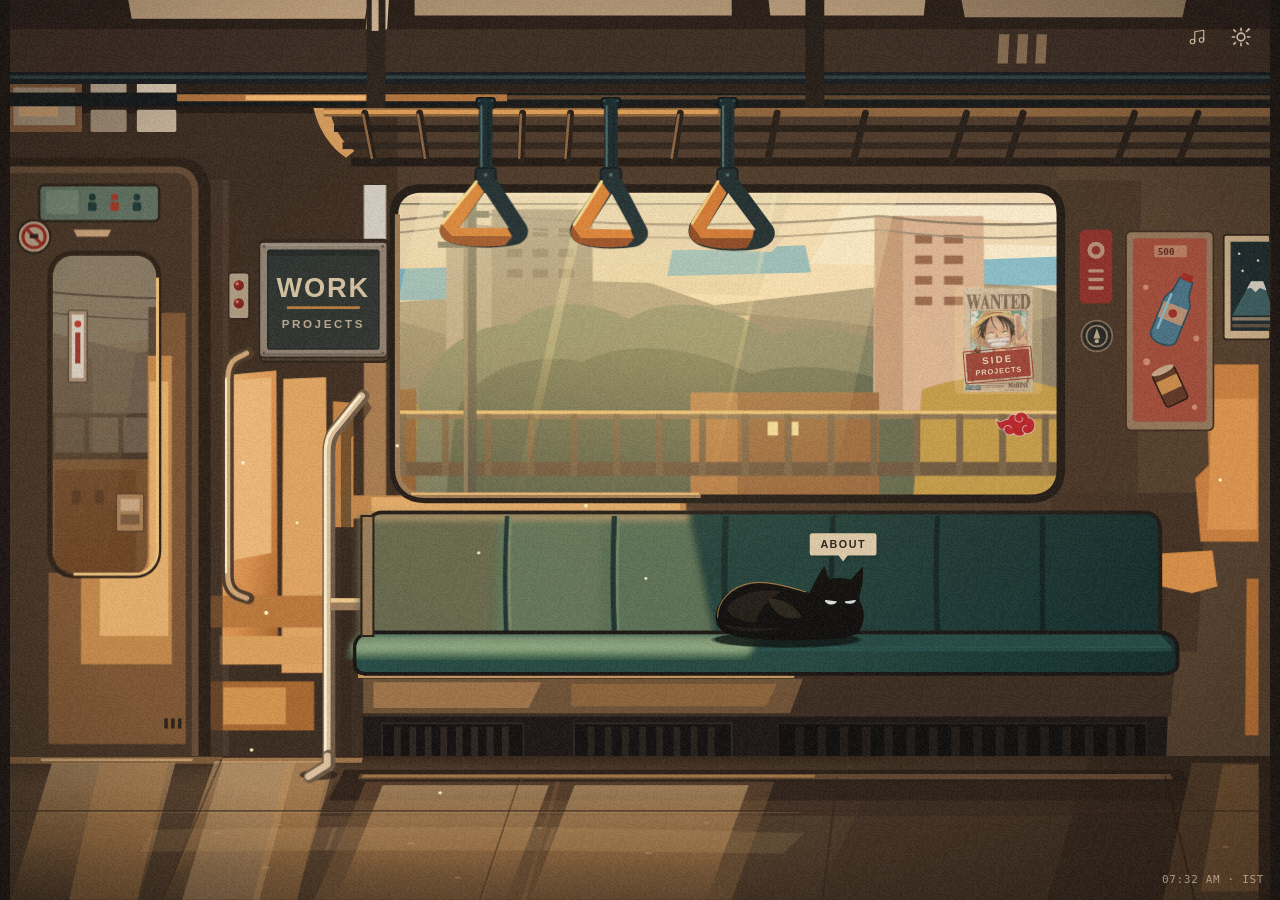
<file: index.html>
<!DOCTYPE html>
<html lang="en">
<head>
  <meta charset="UTF-8" />
  <meta name="viewport" content="width=device-width, initial-scale=1.0" />
  <title>Sanju | Product Designer</title>
    <link rel="stylesheet" href="style.css" />
    <script src="audio.js" defer></script>
</head>
<body data-speed="slow">

  <!-- MAIN FULL-VIEWPORT ANIMATED VECTOR STAGE -->
  <div class="viewport-stage" id="sceneContainer">
    <svg id="commuterTrainSvg" xmlns="http://www.w3.org/2000/svg" viewBox="0 0 1470 1050" preserveAspectRatio="xMidYMid meet">
      <defs>
        <linearGradient id="skyWarmGrad" x1="0%" y1="0%" x2="0%" y2="100%">
          <stop offset="0%" stop-color="#F7DFB9"/>
          <stop offset="55%" stop-color="#FCE8BE"/>
          <stop offset="100%" stop-color="#F5CA7B"/>
        </linearGradient>

        <linearGradient id="doorWindowSky" x1="0%" y1="0%" x2="0%" y2="100%">
          <stop offset="0%" stop-color="#F9E8C8"/>
          <stop offset="65%" stop-color="#E7BA78"/>
          <stop offset="100%" stop-color="#C88246"/>
        </linearGradient>

        <linearGradient id="windowShaftSoftGrad" x1="0%" y1="0%" x2="0%" y2="100%">
          <stop offset="0%" stop-color="#FFF4C8" stop-opacity="0.44"/>
          <stop offset="55%" stop-color="#FCE294" stop-opacity="0.26"/>
          <stop offset="100%" stop-color="#E6A958" stop-opacity="0.02"/>
        </linearGradient>

        <!-- Small, localized 3.5px blur to soften the hard diagonal sunlight edge on the bench -->
        <filter id="benchSunSoftBlur" x="-4%" y="-6%" width="108%" height="112%">
          <feGaussianBlur stdDeviation="3.5" />
        </filter>

        <linearGradient id="sunlightWallSlash" x1="0%" y1="0%" x2="100%" y2="100%">
          <stop offset="0%" stop-color="#F1B875"/>
          <stop offset="60%" stop-color="#DA8E49"/>
          <stop offset="100%" stop-color="#A6612A"/>
        </linearGradient>

        <linearGradient id="benchBackBaseGrad" x1="0%" y1="0%" x2="100%" y2="0%">
          <stop offset="0%" stop-color="#274640"/>
          <stop offset="55%" stop-color="#1D3F3B"/>
          <stop offset="100%" stop-color="#142C2B"/>
        </linearGradient>

        <linearGradient id="benchCushionBaseGrad" x1="0%" y1="0%" x2="100%" y2="0%">
          <stop offset="0%" stop-color="#254B44"/>
          <stop offset="55%" stop-color="#21463F"/>
          <stop offset="100%" stop-color="#122B2A"/>
        </linearGradient>

        <linearGradient id="floorBaseGrad" x1="0%" y1="0%" x2="100%" y2="0%">
          <stop offset="0%" stop-color="#4E3A28"/>
          <stop offset="28%" stop-color="#5E442D"/>
          <stop offset="62%" stop-color="#4E3A28"/>
          <stop offset="100%" stop-color="#35261A"/>
        </linearGradient>

        <linearGradient id="floorDepthGrad" x1="0%" y1="0%" x2="0%" y2="100%">
          <stop offset="0%" stop-color="#261A11" stop-opacity="0.72"/>
          <stop offset="22%" stop-color="#4E3A28" stop-opacity="0.15"/>
          <stop offset="100%" stop-color="#2A1E14" stop-opacity="0.45"/>
        </linearGradient>

        <linearGradient id="floorSunBeamGrad" x1="0%" y1="0%" x2="0%" y2="100%">
          <stop offset="0%" stop-color="#DFB680" stop-opacity="0.52"/>
          <stop offset="55%" stop-color="#C98F52" stop-opacity="0.38"/>
          <stop offset="100%" stop-color="#7D5A38" stop-opacity="0.12"/>
        </linearGradient>

        <!-- Night Scene Gradients -->
        <linearGradient id="nightSkyGrad" x1="0%" y1="0%" x2="0%" y2="100%">
          <stop offset="0%" stop-color="#0B0F24"/>
          <stop offset="48%" stop-color="#181F42"/>
          <stop offset="82%" stop-color="#2B2956"/>
          <stop offset="100%" stop-color="#48365E"/>
        </linearGradient>

        <linearGradient id="doorNightSkyGrad" x1="0%" y1="0%" x2="0%" y2="100%">
          <stop offset="0%" stop-color="#0D122A"/>
          <stop offset="55%" stop-color="#1E244B"/>
          <stop offset="85%" stop-color="#352F5B"/>
          <stop offset="100%" stop-color="#543B60"/>
        </linearGradient>

        <linearGradient id="horizonCityGlowGrad" x1="0%" y1="0%" x2="0%" y2="100%">
          <stop offset="0%" stop-color="#FFAE52" stop-opacity="0"/>
          <stop offset="55%" stop-color="#FF9E44" stop-opacity="0.22"/>
          <stop offset="100%" stop-color="#FF7B29" stop-opacity="0.48"/>
        </linearGradient>

        <radialGradient id="moonSoftHaloGrad" cx="50%" cy="50%" r="50%">
          <stop offset="0%" stop-color="#FFF9E6" stop-opacity="0.95"/>
          <stop offset="28%" stop-color="#FCEBBE" stop-opacity="0.45"/>
          <stop offset="62%" stop-color="#A8B8F0" stop-opacity="0.14"/>
          <stop offset="100%" stop-color="#A8B8F0" stop-opacity="0"/>
        </radialGradient>

        <radialGradient id="streetOrbGlowGrad" cx="50%" cy="50%" r="50%">
          <stop offset="0%" stop-color="#FFF7DC" stop-opacity="1"/>
          <stop offset="22%" stop-color="#FFCA64" stop-opacity="0.88"/>
          <stop offset="55%" stop-color="#F5882E" stop-opacity="0.34"/>
          <stop offset="100%" stop-color="#E06519" stop-opacity="0"/>
        </radialGradient>

        <radialGradient id="platformLightGlowGrad" cx="50%" cy="50%" r="50%">
          <stop offset="0%" stop-color="#FFFDF0" stop-opacity="0.96"/>
          <stop offset="30%" stop-color="#FFD885" stop-opacity="0.65"/>
          <stop offset="70%" stop-color="#E8913A" stop-opacity="0.18"/>
          <stop offset="100%" stop-color="#E8913A" stop-opacity="0"/>
        </radialGradient>

        <linearGradient id="ceilingPanelHaloGrad" x1="0%" y1="0%" x2="0%" y2="100%">
          <stop offset="0%" stop-color="#FFD685" stop-opacity="0.42"/>
          <stop offset="55%" stop-color="#FFD685" stop-opacity="0.12"/>
          <stop offset="100%" stop-color="#FFD685" stop-opacity="0"/>
        </linearGradient>

        <!-- Soft, radial distance-faded ceiling light washes (40% lower opacity, soft lateral & vertical fade) -->
        <radialGradient id="ceilingWallWashA" cx="285" cy="18" r="460" fx="285" fy="18" gradientUnits="userSpaceOnUse">
          <stop offset="0%" stop-color="#FFE6B0" stop-opacity="0.22"/>
          <stop offset="35%" stop-color="#F7C26B" stop-opacity="0.10"/>
          <stop offset="72%" stop-color="#D9933D" stop-opacity="0.03"/>
          <stop offset="100%" stop-color="#B87328" stop-opacity="0"/>
        </radialGradient>

        <radialGradient id="ceilingWallWashB" cx="655" cy="18" r="520" fx="655" fy="18" gradientUnits="userSpaceOnUse">
          <stop offset="0%" stop-color="#FFE6B0" stop-opacity="0.24"/>
          <stop offset="38%" stop-color="#F7C26B" stop-opacity="0.11"/>
          <stop offset="75%" stop-color="#D9933D" stop-opacity="0.035"/>
          <stop offset="100%" stop-color="#B87328" stop-opacity="0"/>
        </radialGradient>

        <radialGradient id="ceilingWallWashC" cx="1180" cy="18" r="540" fx="1180" fy="18" gradientUnits="userSpaceOnUse">
          <stop offset="0%" stop-color="#FFE6B0" stop-opacity="0.23"/>
          <stop offset="38%" stop-color="#F7C26B" stop-opacity="0.10"/>
          <stop offset="75%" stop-color="#D9933D" stop-opacity="0.03"/>
          <stop offset="100%" stop-color="#B87328" stop-opacity="0"/>
        </radialGradient>

        <radialGradient id="seatCeilingPoolGrad" cx="50%" cy="50%" r="50%">
          <stop offset="0%" stop-color="#FFDF9E" stop-opacity="0.19"/>
          <stop offset="52%" stop-color="#E5A24B" stop-opacity="0.08"/>
          <stop offset="100%" stop-color="#B87328" stop-opacity="0"/>
        </radialGradient>

        <radialGradient id="floorCeilingPoolGrad" cx="50%" cy="50%" r="50%">
          <stop offset="0%" stop-color="#FFD994" stop-opacity="0.15"/>
          <stop offset="58%" stop-color="#D6903E" stop-opacity="0.06"/>
          <stop offset="100%" stop-color="#8C521E" stop-opacity="0"/>
        </radialGradient>

        <linearGradient id="streetSweepSoftGrad" x1="0%" y1="0%" x2="100%" y2="0%">
          <stop offset="0%" stop-color="#F5A64C" stop-opacity="0"/>
          <stop offset="25%" stop-color="#FFE19C" stop-opacity="0.26"/>
          <stop offset="50%" stop-color="#FFE6AD" stop-opacity="0.34"/>
          <stop offset="75%" stop-color="#F5A64C" stop-opacity="0.20"/>
          <stop offset="100%" stop-color="#C96B24" stop-opacity="0"/>
        </linearGradient>

        <clipPath id="mainWindowClip" clipPathUnits="userSpaceOnUse">
          <rect x="452" y="224" width="770" height="354" rx="22" ry="22"/>
        </clipPath>

        <clipPath id="doorWindowClip" clipPathUnits="userSpaceOnUse">
          <rect x="50" y="298" width="121" height="370" rx="20" ry="20"/>
        </clipPath>

        <!-- Clip path for night ceiling light washes: strictly excludes both windows so light never crosses glass -->
        <clipPath id="interiorWallSeatFloorClip" clipPathUnits="userSpaceOnUse">
          <path clip-rule="evenodd" d="
            M 0,0 L 1470,0 L 1470,1050 L 0,1050 Z
            M 480,220 L 1196,220 C 1216,220 1226,232 1226,250 L 1226,548 C 1226,570 1212,582 1190,582 L 484,582 C 462,582 448,568 448,546 L 448,250 C 448,232 460,220 480,220 Z
            M 74,295 L 146,295 C 163,295 174,307 174,324 L 174,642 C 174,660 162,672 145,672 L 74,672 C 57,672 46,659 46,642 L 46,324 C 46,307 57,295 74,295 Z
          "/>
        </clipPath>

        <!-- TILE 1: Slow Sky & Clouds (1600px wide, Day & Night separated for sequential fade) -->
        <g id="tile-1-clouds">
          <g class="day-scenery">
            <path d="M 0,242 L 420,235 L 385,308 L 0,316 Z" fill="#FDF2D6" opacity="0.82"/>
            <path d="M 1180,238 L 1600,242 L 1600,316 L 1140,308 Z" fill="#FDF2D6" opacity="0.82"/>
            <path d="M 180,240 C 310,234 520,242 660,266 L 630,336 L 160,328 Z" fill="#F6DFB2" opacity="0.85"/>
            <path d="M 650,230 L 1120,226 L 1080,345 L 615,330 Z" fill="#E4CFA9" opacity="0.65"/>
            <path d="M 265,296 L 392,288 L 398,314 L 462,312 L 458,334 L 290,337 L 258,318 Z" fill="#78B4C6"/>
            <path d="M 170,324 L 280,322 L 276,337 L 166,338 Z" fill="#89C0CE"/>
            <path d="M 645,314 L 782,310 L 786,352 L 640,350 Z" fill="#77B1C4"/>
            <path d="M 980,292 L 1135,286 L 1142,318 L 974,322 Z" fill="#78B4C6"/>
            <path d="M 1310,304 L 1465,298 L 1472,332 L 1304,335 Z" fill="#89C0CE"/>
            <path d="M 310,266 C 380,264 465,268 505,282 L 492,298 L 304,292 Z" fill="#E8CFB0"/>
            <path d="M 890,262 C 965,258 1065,264 1110,278 L 1096,294 L 884,288 Z" fill="#E8CFB0"/>
            <path d="M 1250,256 C 1325,252 1415,258 1460,272 L 1446,288 L 1244,282 Z" fill="#F6DFB2" opacity="0.8"/>
          </g>
          <g class="night-layer">
            <path d="M 0,242 L 420,235 L 385,308 L 0,316 Z" fill="#181F44" opacity="0.88"/>
            <path d="M 1180,238 L 1600,242 L 1600,316 L 1140,308 Z" fill="#181F44" opacity="0.88"/>
            <path d="M 180,240 C 310,234 520,242 660,266 L 630,336 L 160,328 Z" fill="#1D244E" opacity="0.86"/>
            <path d="M 650,230 L 1120,226 L 1080,345 L 615,330 Z" fill="#161C3D" opacity="0.78"/>
            <path d="M 265,296 L 392,288 L 398,314 L 462,312 L 458,334 L 290,337 L 258,318 Z" fill="#283166" opacity="0.85"/>
            <path d="M 645,314 L 782,310 L 786,352 L 640,350 Z" fill="#252E60" opacity="0.85"/>
            <path d="M 980,292 L 1135,286 L 1142,318 L 974,322 Z" fill="#283166" opacity="0.85"/>
            <path d="M 1310,304 L 1465,298 L 1472,332 L 1304,335 Z" fill="#2B346B" opacity="0.85"/>
          </g>
        </g>

        <!-- TILE 2: Distant Mountain & City Horizon Haze (1600px wide) -->
        <g id="tile-2-distant">
          <g class="day-scenery">
            <path d="M 0,345 L 125,334 L 195,356 L 320,352 L 395,328 L 515,332 L 580,358 L 735,348 L 830,326 L 965,330 L 1040,356 L 1185,340 L 1290,328 L 1410,334 L 1495,352 L 1600,345 L 1600,485 L 0,485 Z" fill="#A49576"/>
            <path d="M 0,372 L 155,366 L 225,395 L 410,386 L 490,362 L 650,368 L 745,396 L 915,380 L 1025,362 L 1175,374 L 1310,392 L 1445,368 L 1600,372 L 1600,485 L 0,485 Z" fill="#8E8168"/>
          </g>
          <g class="night-layer">
            <rect x="0" y="295" width="1600" height="115" fill="url(#horizonCityGlowGrad)"/>
            <path d="M 0,345 L 125,334 L 195,356 L 320,352 L 395,328 L 515,332 L 580,358 L 735,348 L 830,326 L 965,330 L 1040,356 L 1185,340 L 1290,328 L 1410,334 L 1495,352 L 1600,345 L 1600,485 L 0,485 Z" fill="#181C38"/>
            <path d="M 0,372 L 155,366 L 225,395 L 410,386 L 490,362 L 650,368 L 745,396 L 915,380 L 1025,362 L 1175,374 L 1310,392 L 1445,368 L 1600,372 L 1600,485 L 0,485 Z" fill="#12152B"/>
            <g fill="#FFCF7C" opacity="0.78">
              <rect x="75" y="382" width="4" height="2"/><rect x="92" y="384" width="3" height="2"/><rect x="140" y="378" width="5" height="2"/>
              <rect x="255" y="396" width="4" height="2"/><rect x="280" y="394" width="6" height="2"/><rect x="350" y="388" width="4" height="2"/>
              <rect x="525" y="374" width="5" height="2"/><rect x="548" y="378" width="3" height="2"/><rect x="610" y="375" width="4" height="2"/>
              <rect x="780" y="395" width="5" height="2"/><rect x="815" y="390" width="4" height="2"/><rect x="885" y="384" width="6" height="2"/>
              <rect x="1065" y="374" width="4" height="2"/><rect x="1110" y="378" width="5" height="2"/><rect x="1220" y="386" width="4" height="2"/>
              <rect x="1395" y="382" width="5" height="2"/><rect x="1480" y="376" width="4" height="2"/><rect x="1535" y="380" width="5" height="2"/>
            </g>
          </g>
        </g>
        <!-- TILE 3: Midground Buildings, Towers & Foliage (1600px wide, Day & Night separated) -->
        <g id="tile-3-midground">
          <g class="day-scenery">
            <path d="M 0,448 C 55,432 125,442 175,468 C 215,448 265,458 295,485 L 295,578 L 0,578 Z" fill="#C49D48"/>
            <path d="M 225,352 L 292,352 L 294,492 L 223,492 Z" fill="#DFC38B"/>
            <path d="M 225,352 L 245,352 L 245,492 L 225,492 Z" fill="#C7A76C"/>
            <g fill="#A88952">
              <rect x="254" y="368" width="10" height="12"/><rect x="272" y="368" width="10" height="12"/>
              <rect x="254" y="390" width="10" height="12"/><rect x="272" y="390" width="10" height="12"/>
              <rect x="254" y="412" width="10" height="12"/><rect x="272" y="412" width="10" height="12"/>
            </g>
            <path d="M 304,334 L 392,334 L 394,488 L 302,488 Z" fill="#E0B68F"/>
            <path d="M 342,312 L 386,312 L 386,336 L 342,336 Z" fill="#D5A67E"/>
            <path d="M 304,376 L 346,376 L 346,488 L 304,488 Z" fill="#CF9F76"/>
            <path d="M 418,238 L 558,238 L 560,488 L 416,488 Z" fill="#E7CCB2"/>
            <path d="M 418,238 L 452,238 L 452,488 L 418,488 Z" fill="#D3B193"/>
            <g fill="#9F6B53">
              <rect x="464" y="256" width="28" height="11" rx="2"/>
              <rect x="464" y="288" width="22" height="10" rx="1"/><rect x="502" y="288" width="24" height="10" rx="1"/>
              <rect x="464" y="312" width="22" height="10" rx="1"/><rect x="502" y="312" width="24" height="10" rx="1"/>
              <rect x="464" y="336" width="22" height="10" rx="1"/><rect x="502" y="336" width="24" height="10" rx="1"/>
              <rect x="464" y="360" width="22" height="10" rx="1"/><rect x="502" y="360" width="24" height="10" rx="1"/>
              <rect x="464" y="384" width="22" height="10" rx="1"/><rect x="502" y="384" width="24" height="10" rx="1"/>
            </g>
            <path d="M 545,456 C 595,436 665,442 725,472 L 775,472 L 775,578 L 535,578 Z" fill="#9E8B44"/>
            <path d="M 765,264 L 878,264 L 878,475 L 765,475 Z" fill="#B5A388"/>
            <path d="M 818,244 L 936,244 L 936,475 L 818,475 Z" fill="#9A8B72"/>
            <g fill="#7A6B56">
              <rect x="836" y="266" width="18" height="10"/><rect x="866" y="266" width="18" height="10"/><rect x="896" y="266" width="18" height="10"/>
              <rect x="836" y="290" width="18" height="10"/><rect x="866" y="290" width="18" height="10"/><rect x="896" y="290" width="18" height="10"/>
              <rect x="836" y="314" width="18" height="10"/><rect x="866" y="314" width="18" height="10"/><rect x="896" y="314" width="18" height="10"/>
            </g>
            <path d="M 1020,368 L 1118,368 L 1118,482 L 1020,482 Z" fill="#DFC38B"/>
            <path d="M 1020,368 L 1046,368 L 1046,482 L 1020,482 Z" fill="#C7A76C"/>
            <path d="M 735,455 C 755,405 798,378 845,378 C 872,348 935,348 978,372 C 1028,342 1102,355 1145,392 C 1195,372 1265,388 1315,425 L 1315,578 L 725,578 Z" fill="#7D8062"/>
            <path d="M 775,485 C 798,430 865,410 925,422 C 975,395 1058,405 1120,436 C 1185,418 1265,432 1335,468 L 1335,578 L 765,578 Z" fill="#636A4F"/>
            <path d="M 1265,252 L 1392,252 L 1394,485 L 1263,485 Z" fill="#DFB896"/>
            <path d="M 1265,252 L 1298,252 L 1298,485 L 1265,485 Z" fill="#C99E7A"/>
            <g fill="#9A684D">
              <rect x="1312" y="274" width="20" height="10"/><rect x="1346" y="274" width="22" height="10"/>
              <rect x="1312" y="298" width="20" height="10"/><rect x="1346" y="298" width="22" height="10"/>
              <rect x="1312" y="322" width="20" height="10"/><rect x="1346" y="322" width="22" height="10"/>
              <rect x="1312" y="346" width="20" height="10"/><rect x="1346" y="346" width="22" height="10"/>
            </g>
            <path d="M 1320,455 C 1375,432 1445,438 1505,462 C 1545,448 1575,444 1600,448 L 1600,578 L 1310,578 Z" fill="#C49D48"/>
          </g>

          <g class="night-layer">
            <path d="M 0,448 C 55,432 125,442 175,468 C 215,448 265,458 295,485 L 295,578 L 0,578 Z" fill="#0E1326"/>
            <path d="M 225,352 L 292,352 L 294,492 L 223,492 Z" fill="#141931"/>
            <path d="M 225,352 L 245,352 L 245,492 L 225,492 Z" fill="#0E1225"/>
            <path d="M 304,334 L 392,334 L 394,488 L 302,488 Z" fill="#171C36"/>
            <path d="M 342,312 L 386,312 L 386,336 L 342,336 Z" fill="#12162C"/>
            <path d="M 304,376 L 346,376 L 346,488 L 304,488 Z" fill="#101429"/>
            <g fill="#FFD882">
              <rect x="254" y="368" width="10" height="12" rx="1"/>
              <rect x="272" y="390" width="10" height="12" rx="1" fill="#FFEAB3"/>
              <rect x="254" y="412" width="10" height="12" rx="1"/>
              <rect x="272" y="434" width="10" height="12" rx="1" fill="#F5B35D"/>
              <rect x="356" y="352" width="11" height="12" rx="1" fill="#FFEAB3"/>
              <rect x="372" y="352" width="11" height="12" rx="1"/>
              <rect x="356" y="378" width="11" height="12" rx="1"/>
              <rect x="372" y="404" width="11" height="12" rx="1" fill="#F5B35D"/>
              <rect x="318" y="396" width="12" height="10" rx="1"/>
              <rect x="318" y="422" width="12" height="10" rx="1" fill="#FFEAB3"/>
            </g>
            <path d="M 418,238 L 558,238 L 560,488 L 416,488 Z" fill="#151A33"/>
            <path d="M 418,238 L 452,238 L 452,488 L 418,488 Z" fill="#0E1224"/>
            <circle cx="435" cy="236" r="2.5" fill="#FF4D4D"/>
            <circle cx="542" cy="236" r="2.5" fill="#FF4D4D"/>
            <g fill="#FFE094">
              <rect x="464" y="256" width="28" height="11" rx="1.5" fill="#FFF0C2"/>
              <rect x="502" y="288" width="24" height="10" rx="1"/>
              <rect x="464" y="312" width="22" height="10" rx="1" fill="#F7B963"/>
              <rect x="502" y="312" width="24" height="10" rx="1" fill="#FFF0C2"/>
              <rect x="464" y="336" width="22" height="10" rx="1"/>
              <rect x="502" y="360" width="24" height="10" rx="1"/>
              <rect x="464" y="384" width="22" height="10" rx="1" fill="#FFF0C2"/>
              <rect x="502" y="384" width="24" height="10" rx="1" fill="#F7B963"/>
              <rect x="464" y="408" width="22" height="10" rx="1"/>
              <rect x="502" y="432" width="24" height="10" rx="1" fill="#FFF0C2"/>
            </g>
            <path d="M 545,456 C 595,436 665,442 725,472 L 775,472 L 775,578 L 535,578 Z" fill="#0F1428"/>
            <path d="M 765,264 L 878,264 L 878,475 L 765,475 Z" fill="#13182E"/>
            <path d="M 818,244 L 936,244 L 936,475 L 818,475 Z" fill="#171D38"/>
            <g fill="#FFD984">
              <rect x="780" y="284" width="16" height="9" rx="1"/>
              <rect x="780" y="308" width="16" height="9" rx="1" fill="#FFF1C4"/>
              <rect x="780" y="356" width="16" height="9" rx="1"/>
              <rect x="836" y="266" width="18" height="10" rx="1" fill="#FFF1C4"/>
              <rect x="896" y="266" width="18" height="10" rx="1"/>
              <rect x="866" y="290" width="18" height="10" rx="1"/>
              <rect x="896" y="290" width="18" height="10" rx="1" fill="#F5B258"/>
              <rect x="836" y="314" width="18" height="10" rx="1"/>
              <rect x="866" y="314" width="18" height="10" rx="1" fill="#FFF1C4"/>
              <rect x="836" y="338" width="18" height="10" rx="1" fill="#F5B258"/>
              <rect x="896" y="338" width="18" height="10" rx="1"/>
            </g>
            <path d="M 1020,368 L 1118,368 L 1118,482 L 1020,482 Z" fill="#151B34"/>
            <rect x="1062" y="388" width="14" height="12" rx="1" fill="#FFE299"/>
            <rect x="1086" y="388" width="14" height="12" rx="1" fill="#F5B258"/>
            <path d="M 735,455 C 755,405 798,378 845,378 C 872,348 935,348 978,372 C 1028,342 1102,355 1145,392 C 1195,372 1265,388 1315,425 L 1315,578 L 725,578 Z" fill="#0D1224"/>
            <path d="M 775,485 C 798,430 865,410 925,422 C 975,395 1058,405 1120,436 C 1185,418 1265,432 1335,468 L 1335,578 L 765,578 Z" fill="#090D1C"/>
            <path d="M 1265,252 L 1392,252 L 1394,485 L 1263,485 Z" fill="#151A34"/>
            <path d="M 1265,252 L 1298,252 L 1298,485 L 1265,485 Z" fill="#0F1326"/>
            <circle cx="1378" cy="250" r="2.5" fill="#FF4D4D"/>
            <g fill="#FFE296">
              <rect x="1312" y="274" width="20" height="10" rx="1"/>
              <rect x="1346" y="298" width="22" height="10" rx="1" fill="#FFF0C4"/>
              <rect x="1312" y="322" width="20" height="10" rx="1" fill="#F5B258"/>
              <rect x="1346" y="322" width="22" height="10" rx="1"/>
              <rect x="1312" y="346" width="20" height="10" rx="1" fill="#FFF0C4"/>
              <rect x="1346" y="370" width="22" height="10" rx="1"/>
              <rect x="1312" y="394" width="20" height="10" rx="1"/>
            </g>
            <path d="M 1320,455 C 1375,432 1445,438 1505,462 C 1545,448 1575,444 1600,448 L 1600,578 L 1310,578 Z" fill="#0E1326"/>
          </g>
        </g>

        <!-- TILE 4: Fast Closer Rooftops & Guardrail (1600px wide, Day & Night separated) -->
        <g id="tile-4-rooftops-guardrail">
          <g class="day-scenery">
            <path d="M 90,462 L 285,462 L 285,578 L 90,578 Z" fill="#BA8149"/>
            <path d="M 140,462 L 295,462 L 295,578 L 140,578 Z" fill="#9C6B3E"/>
            <rect x="175" y="494" width="12" height="16" fill="#FCE5A2"/>
            <rect x="196" y="494" width="12" height="16" fill="#FCE5A2"/>
            <rect x="218" y="494" width="10" height="16" fill="#E3B968"/>
            <path d="M 620,454 L 830,454 L 830,578 L 620,578 Z" fill="#B57B43"/>
            <path d="M 675,454 L 840,454 L 840,578 L 675,578 Z" fill="#946336"/>
            <rect x="710" y="492" width="12" height="16" fill="#FCE5A2"/>
            <rect x="732" y="492" width="12" height="16" fill="#E3B968"/>
            <path d="M 1160,458 L 1370,458 L 1370,578 L 1160,578 Z" fill="#BA8149"/>
            <path d="M 1215,458 L 1380,458 L 1380,578 L 1215,578 Z" fill="#9C6B3E"/>
            <rect x="1250" y="492" width="12" height="16" fill="#FCE5A2"/>
            <rect x="1274" y="492" width="12" height="16" fill="#FCE5A2"/>
            <rect x="0" y="479" width="1600" height="10" fill="#8C7454"/>
            <rect x="0" y="479" width="1600" height="4" fill="#F3C979"/>
            <rect x="0" y="539" width="1600" height="16" fill="#6D583F"/>
            <g fill="#7A6548">
              <rect x="20" y="483" width="8" height="72"/><rect x="70" y="483" width="8" height="72"/>
              <rect x="120" y="483" width="8" height="72"/><rect x="170" y="483" width="8" height="72"/>
              <rect x="220" y="483" width="8" height="72"/><rect x="270" y="483" width="8" height="72"/>
              <rect x="320" y="483" width="8" height="72"/><rect x="370" y="483" width="8" height="72"/>
              <rect x="420" y="483" width="8" height="72"/><rect x="470" y="483" width="8" height="72"/>
              <rect x="520" y="483" width="8" height="72"/><rect x="570" y="483" width="8" height="72"/>
              <rect x="620" y="483" width="8" height="72"/><rect x="670" y="483" width="8" height="72"/>
              <rect x="720" y="483" width="8" height="72"/><rect x="770" y="483" width="8" height="72"/>
              <rect x="820" y="483" width="8" height="72"/><rect x="870" y="483" width="8" height="72"/>
              <rect x="920" y="483" width="8" height="72"/><rect x="970" y="483" width="8" height="72"/>
              <rect x="1020" y="483" width="8" height="72"/><rect x="1070" y="483" width="8" height="72"/>
              <rect x="1120" y="483" width="8" height="72"/><rect x="1170" y="483" width="8" height="72"/>
              <rect x="1220" y="483" width="8" height="72"/><rect x="1270" y="483" width="8" height="72"/>
              <rect x="1320" y="483" width="8" height="72"/><rect x="1370" y="483" width="8" height="72"/>
              <rect x="1420" y="483" width="8" height="72"/><rect x="1470" y="483" width="8" height="72"/>
              <rect x="1520" y="483" width="8" height="72"/><rect x="1570" y="483" width="8" height="72"/>
            </g>
          </g>
          <g class="night-layer">
            <path d="M 90,462 L 295,462 L 295,578 L 90,578 Z" fill="#0B0F1F"/>
            <rect x="175" y="494" width="12" height="16" rx="1" fill="#FFE69E"/>
            <rect x="196" y="494" width="12" height="16" rx="1" fill="#FFC966"/>
            <rect x="218" y="494" width="10" height="16" rx="1" fill="#FFE69E"/>
            <path d="M 620,454 L 840,454 L 840,578 L 620,578 Z" fill="#0B0F1F"/>
            <rect x="710" y="492" width="12" height="16" rx="1" fill="#FFE69E"/>
            <rect x="732" y="492" width="12" height="16" rx="1" fill="#FFC966"/>
            <path d="M 1160,458 L 1380,458 L 1380,578 L 1160,578 Z" fill="#0B0F1F"/>
            <rect x="1250" y="492" width="12" height="16" rx="1" fill="#FFE69E"/>
            <rect x="1274" y="492" width="12" height="16" rx="1" fill="#FFE69E"/>
            <g>
              <rect x="438" y="438" width="5" height="44" fill="#182038"/>
              <ellipse cx="440" cy="436" rx="46" ry="28" fill="url(#platformLightGlowGrad)"/>
              <ellipse cx="440" cy="436" rx="12" ry="6" fill="#FFFDF0"/>
              <rect x="978" y="436" width="5" height="46" fill="#182038"/>
              <ellipse cx="980" cy="434" rx="50" ry="30" fill="url(#platformLightGlowGrad)"/>
              <ellipse cx="980" cy="434" rx="13" ry="6" fill="#FFFDF0"/>
              <rect x="1488" y="438" width="5" height="44" fill="#182038"/>
              <ellipse cx="1490" cy="436" rx="46" ry="28" fill="url(#platformLightGlowGrad)"/>
              <ellipse cx="1490" cy="436" rx="12" ry="6" fill="#FFFDF0"/>
            </g>
            <rect x="0" y="479" width="1600" height="10" fill="#151B30"/>
            <rect x="0" y="479" width="1600" height="2.5" fill="#5D6B99" opacity="0.65"/>
            <rect x="0" y="539" width="1600" height="16" fill="#0E1222"/>
            <g fill="#12172A">
              <rect x="20" y="483" width="8" height="72"/><rect x="70" y="483" width="8" height="72"/>
              <rect x="120" y="483" width="8" height="72"/><rect x="170" y="483" width="8" height="72"/>
              <rect x="220" y="483" width="8" height="72"/><rect x="270" y="483" width="8" height="72"/>
              <rect x="320" y="483" width="8" height="72"/><rect x="370" y="483" width="8" height="72"/>
              <rect x="420" y="483" width="8" height="72"/><rect x="470" y="483" width="8" height="72"/>
              <rect x="520" y="483" width="8" height="72"/><rect x="570" y="483" width="8" height="72"/>
              <rect x="620" y="483" width="8" height="72"/><rect x="670" y="483" width="8" height="72"/>
              <rect x="720" y="483" width="8" height="72"/><rect x="770" y="483" width="8" height="72"/>
              <rect x="820" y="483" width="8" height="72"/><rect x="870" y="483" width="8" height="72"/>
              <rect x="920" y="483" width="8" height="72"/><rect x="970" y="483" width="8" height="72"/>
              <rect x="1020" y="483" width="8" height="72"/><rect x="1070" y="483" width="8" height="72"/>
              <rect x="1120" y="483" width="8" height="72"/><rect x="1170" y="483" width="8" height="72"/>
              <rect x="1220" y="483" width="8" height="72"/><rect x="1270" y="483" width="8" height="72"/>
              <rect x="1320" y="483" width="8" height="72"/><rect x="1370" y="483" width="8" height="72"/>
              <rect x="1420" y="483" width="8" height="72"/><rect x="1470" y="483" width="8" height="72"/>
              <rect x="1520" y="483" width="8" height="72"/><rect x="1570" y="483" width="8" height="72"/>
            </g>
          </g>
        </g>

        <!-- TILE 5: Utility Poles & Sagging Catenary Wires (1600px wide) -->
        <g id="tile-5-poles-wires">
          <g class="catenary-wire-group">
            <path d="M 0,252 Q 160,274 320,248 Q 720,296 1120,248 Q 1360,274 1600,252" fill="none" stroke="#8C7B65" stroke-width="2.8"/>
            <path d="M 0,268 Q 160,290 320,262 Q 720,314 1120,262 Q 1360,290 1600,268" fill="none" stroke="#9F8E77" stroke-width="2.1"/>
            <path d="M 0,238 L 1600,238" fill="none" stroke="#756A58" stroke-width="1.8" opacity="0.8"/>
          </g>
          <g class="day-scenery">
            <rect x="314" y="224" width="15" height="352" fill="#6F6756"/>
            <rect x="314" y="224" width="5" height="352" fill="#9E8D6C"/>
            <rect x="294" y="246" width="48" height="7" fill="#5D5948"/>
            <rect x="1114" y="224" width="15" height="352" fill="#5D5948"/>
            <rect x="1114" y="224" width="5" height="352" fill="#8E7E60"/>
            <rect x="1090" y="246" width="54" height="8" fill="#5D5948"/>
            <rect x="1084" y="282" width="64" height="7" fill="#5D5948"/>
          </g>
          <g class="night-layer">
            <rect x="314" y="224" width="15" height="352" fill="#0B0E1B"/>
            <rect x="294" y="246" width="48" height="7" fill="#0B0E1B"/>
            <path d="M 326,358 L 366,348" stroke="#151B30" stroke-width="4.5" stroke-linecap="round"/>
            <circle cx="372" cy="348" r="68" fill="url(#streetOrbGlowGrad)"/>
            <ellipse cx="372" cy="348" rx="22" ry="10" fill="#FFE6A3" opacity="0.9"/>
            <circle cx="372" cy="348" r="8" fill="#FFFDF5"/>
            <rect x="1114" y="224" width="15" height="352" fill="#0B0E1B"/>
            <rect x="1090" y="246" width="54" height="8" fill="#0B0E1B"/>
            <rect x="1084" y="282" width="64" height="7" fill="#0B0E1B"/>
            <path d="M 1126,354 L 1168,344" stroke="#151B30" stroke-width="4.5" stroke-linecap="round"/>
            <circle cx="1174" cy="344" r="72" fill="url(#streetOrbGlowGrad)"/>
            <ellipse cx="1174" cy="344" rx="24" ry="11" fill="#FFE6A3" opacity="0.9"/>
            <circle cx="1174" cy="344" r="8.5" fill="#FFFDF5"/>
          </g>
        </g>

        <!-- LEFT DOOR WINDOW TILES (600px wide, Day & Night separated) -->
        <g id="door-tile-distant">
          <g class="day-scenery">
            <path d="M 0,395 L 135,382 L 265,412 L 410,368 L 520,402 L 600,395 L 600,540 L 0,540 Z" fill="#B9A68E"/>
            <path d="M 55,418 L 210,418 L 210,540 L 55,540 Z" fill="#9A8872"/>
            <path d="M 275,358 L 415,358 L 415,555 L 275,555 Z" fill="#8B7258"/>
            <path d="M 455,388 L 575,388 L 575,540 L 455,540 Z" fill="#9A8872"/>
          </g>
          <g class="night-layer">
            <rect x="0" y="340" width="600" height="100" fill="url(#horizonCityGlowGrad)"/>
            <path d="M 0,395 L 135,382 L 265,412 L 410,368 L 520,402 L 600,395 L 600,540 L 0,540 Z" fill="#171B36"/>
            <path d="M 55,418 L 210,418 L 210,540 L 55,540 Z" fill="#13172E"/>
            <path d="M 275,358 L 415,358 L 415,555 L 275,555 Z" fill="#101429"/>
            <path d="M 455,388 L 575,388 L 575,540 L 455,540 Z" fill="#13172E"/>
            <g fill="#FFE094">
              <rect x="85" y="438" width="8" height="10" rx="1"/>
              <rect x="115" y="458" width="8" height="10" rx="1"/>
              <rect x="305" y="382" width="10" height="11" rx="1" fill="#FFF0C4"/>
              <rect x="335" y="382" width="10" height="11" rx="1"/>
              <rect x="305" y="410" width="10" height="11" rx="1"/>
              <rect x="365" y="410" width="10" height="11" rx="1" fill="#F5B258"/>
              <rect x="488" y="415" width="9" height="10" rx="1"/>
              <rect x="518" y="438" width="9" height="10" rx="1" fill="#FFF0C4"/>
            </g>
          </g>
        </g>

        <g id="door-tile-mid">
          <g class="day-scenery">
            <rect x="0" y="535" width="600" height="133" fill="#D58D49"/>
            <rect x="28" y="562" width="115" height="106" fill="#C27435"/>
            <rect x="195" y="548" width="95" height="120" fill="#B86B2E"/>
            <rect x="335" y="566" width="135" height="102" fill="#C27435"/>
            <rect x="505" y="554" width="75" height="114" fill="#B86B2E"/>
            <g fill="#7A441E">
              <rect x="46" y="582" width="10" height="16"/><rect x="70" y="582" width="10" height="16"/><rect x="94" y="582" width="10" height="16"/>
              <rect x="46" y="612" width="10" height="18"/><rect x="70" y="612" width="10" height="18"/><rect x="94" y="612" width="10" height="18"/>
              <rect x="215" y="572" width="10" height="16"/><rect x="242" y="572" width="10" height="16"/>
              <rect x="358" y="592" width="10" height="16"/><rect x="382" y="592" width="10" height="16"/><rect x="406" y="592" width="10" height="16"/>
              <rect x="525" y="582" width="10" height="16"/><rect x="548" y="582" width="10" height="16"/>
            </g>
          </g>
          <g class="night-layer">
            <rect x="0" y="535" width="600" height="133" fill="#0B0E1D"/>
            <rect x="28" y="562" width="115" height="106" fill="#0E1326"/>
            <rect x="195" y="548" width="95" height="120" fill="#0C1022"/>
            <rect x="335" y="566" width="135" height="102" fill="#0E1326"/>
            <rect x="505" y="554" width="75" height="114" fill="#0C1022"/>
            <g fill="#FFE296">
              <rect x="46" y="582" width="10" height="16" rx="1"/>
              <rect x="94" y="582" width="10" height="16" rx="1" fill="#FFF0C4"/>
              <rect x="70" y="612" width="10" height="18" rx="1" fill="#F5B258"/>
              <rect x="215" y="572" width="10" height="16" rx="1" fill="#FFF0C4"/>
              <rect x="358" y="592" width="10" height="16" rx="1"/>
              <rect x="406" y="592" width="10" height="16" rx="1" fill="#F5B258"/>
              <rect x="525" y="582" width="10" height="16" rx="1" fill="#FFF0C4"/>
            </g>
          </g>
        </g>

        <g id="door-tile-guardrail">
          <g class="day-scenery">
            <rect x="0" y="482" width="600" height="5" fill="#6F5B45"/>
            <rect x="0" y="528" width="600" height="8" fill="#5D4A36"/>
            <g fill="#6F5B45">
              <rect x="16" y="484" width="6" height="46"/><rect x="56" y="484" width="6" height="46"/>
              <rect x="96" y="484" width="6" height="46"/><rect x="136" y="484" width="6" height="46"/>
              <rect x="176" y="484" width="6" height="46"/><rect x="216" y="484" width="6" height="46"/>
              <rect x="256" y="484" width="6" height="46"/><rect x="296" y="484" width="6" height="46"/>
              <rect x="336" y="484" width="6" height="46"/><rect x="376" y="484" width="6" height="46"/>
              <rect x="416" y="484" width="6" height="46"/><rect x="456" y="484" width="6" height="46"/>
              <rect x="496" y="484" width="6" height="46"/><rect x="536" y="484" width="6" height="46"/>
              <rect x="576" y="484" width="6" height="46"/>
            </g>
          </g>
          <g class="night-layer">
            <ellipse cx="220" cy="468" rx="38" ry="22" fill="url(#platformLightGlowGrad)"/>
            <circle cx="220" cy="468" r="6" fill="#FFFDF0"/>
            <ellipse cx="520" cy="468" rx="38" ry="22" fill="url(#platformLightGlowGrad)"/>
            <circle cx="520" cy="468" r="6" fill="#FFFDF0"/>
            <rect x="0" y="482" width="600" height="5" fill="#151B30"/>
            <rect x="0" y="528" width="600" height="8" fill="#0E1222"/>
            <g fill="#12172A">
              <rect x="16" y="484" width="6" height="46"/><rect x="56" y="484" width="6" height="46"/>
              <rect x="96" y="484" width="6" height="46"/><rect x="136" y="484" width="6" height="46"/>
              <rect x="176" y="484" width="6" height="46"/><rect x="216" y="484" width="6" height="46"/>
              <rect x="256" y="484" width="6" height="46"/><rect x="296" y="484" width="6" height="46"/>
              <rect x="336" y="484" width="6" height="46"/><rect x="376" y="484" width="6" height="46"/>
              <rect x="416" y="484" width="6" height="46"/><rect x="456" y="484" width="6" height="46"/>
              <rect x="496" y="484" width="6" height="46"/><rect x="536" y="484" width="6" height="46"/>
              <rect x="576" y="484" width="6" height="46"/>
            </g>
          </g>
        </g>

        <g id="door-tile-poles">
          <path d="M 0,340 Q 150,356 300,340 Q 450,356 600,340" fill="none" stroke="#8B7965" stroke-width="2.5"/>
          <path d="M 0,364 Q 150,382 300,364 Q 450,382 600,364" fill="none" stroke="#9E8B74" stroke-width="1.8"/>
          <g class="day-scenery">
            <rect x="140" y="300" width="12" height="366" fill="#635847"/>
            <rect x="140" y="300" width="4" height="366" fill="#9E8B70"/>
            <rect x="440" y="300" width="12" height="366" fill="#635847"/>
            <rect x="440" y="300" width="4" height="366" fill="#9E8B70"/>
          </g>
          <g class="night-layer">
            <rect x="140" y="300" width="12" height="366" fill="#0B0E1B"/>
            <circle cx="164" cy="392" r="48" fill="url(#streetOrbGlowGrad)"/>
            <circle cx="164" cy="392" r="6.5" fill="#FFFDF5"/>
            <rect x="440" y="300" width="12" height="366" fill="#0B0E1B"/>
            <circle cx="464" cy="392" r="48" fill="url(#streetOrbGlowGrad)"/>
            <circle cx="464" cy="392" r="6.5" fill="#FFFDF5"/>
          </g>
        </g>
      </defs>

      <!-- ========================================================================= -->
      <!-- WHOLE TRAIN CARRIAGE MOTION WRAPPERS                                      -->
      <!-- ========================================================================= -->
      <g id="train-slow-sway-group">
        <g id="train-micro-vibe-group">
          <g id="train-jolt-group">

            <!-- =================================================================== -->
            <!-- LAYER 01: PARALLAX BACKGROUND (SEQUENTIAL DAY/NIGHT FADE)           -->
            <!-- =================================================================== -->
            <g id="background-sky-city">
              <!-- A. MAIN WINDOW EXTERIOR (x: 452..1222, y: 224..578) -->
              <g id="main-window-exterior" clip-path="url(#mainWindowClip)">
                <!-- Neutral dusk/twilight base behind day & night skies -->
                <rect x="452" y="224" width="770" height="354" fill="#181D38"/>
                <!-- Day Sky Base (fades out first via .day-scenery) -->
                <rect class="day-scenery" x="452" y="224" width="770" height="354" fill="url(#skyWarmGrad)"/>

                <g id="main-night-sky-group">
                  <rect x="452" y="224" width="770" height="354" fill="url(#nightSkyGrad)"/>
                  <g fill="#FFF9E8">
                    <circle class="star-twinkle-a" cx="496" cy="248" r="1.3"/>
                    <circle class="star-twinkle-b" cx="542" cy="272" r="1.0"/>
                    <circle cx="588" cy="242" r="1.4" opacity="0.8"/>
                    <circle class="star-twinkle-a" cx="638" cy="264" r="1.1"/>
                    <circle cx="678" cy="238" r="1.5" opacity="0.9"/>
                    <circle class="star-twinkle-b" cx="728" cy="256" r="1.2"/>
                    <circle cx="776" cy="244" r="1.0" opacity="0.7"/>
                    <circle class="star-twinkle-a" cx="826" cy="268" r="1.4"/>
                    <circle cx="882" cy="240" r="1.1" opacity="0.75"/>
                    <circle class="star-twinkle-b" cx="924" cy="254" r="1.3"/>
                    <circle cx="1048" cy="246" r="1.2" opacity="0.85"/>
                    <circle class="star-twinkle-a" cx="1096" cy="266" r="1.5"/>
                    <circle class="star-twinkle-b" cx="1152" cy="242" r="1.1"/>
                    <circle cx="1194" cy="262" r="1.3" opacity="0.8"/>
                  </g>
                  <circle cx="988" cy="276" r="56" fill="url(#moonSoftHaloGrad)"/>
                  <circle cx="988" cy="276" r="16.5" fill="#FFFDF2" opacity="0.96"/>
                  <circle cx="983" cy="272" r="3.2" fill="#E6DEC8" opacity="0.35"/>
                  <circle cx="993" cy="281" r="2.4" fill="#E6DEC8" opacity="0.3"/>
                </g>

                <g id="ext-layer-1-clouds">
                  <use href="#tile-1-clouds" x="-200" y="0"/>
                  <use href="#tile-1-clouds" x="1400" y="0"/>
                </g>

                <g id="ext-layer-2-distant">
                  <use href="#tile-2-distant" x="-200" y="0"/>
                  <use href="#tile-2-distant" x="1400" y="0"/>
                </g>

                <g id="ext-layer-3-midground">
                  <use href="#tile-3-midground" x="-200" y="0"/>
                  <use href="#tile-3-midground" x="1400" y="0"/>
                </g>

                <g id="ext-layer-4-rooftops-guardrail">
                  <use href="#tile-4-rooftops-guardrail" x="-200" y="0"/>
                  <use href="#tile-4-rooftops-guardrail" x="1400" y="0"/>
                </g>

                <g id="ext-layer-5-poles-wires">
                  <use href="#tile-5-poles-wires" x="-200" y="0"/>
                  <use href="#tile-5-poles-wires" x="1400" y="0"/>
                </g>

                <g id="side-projects-poster" class="train-wanted-poster" role="button" tabindex="0" aria-label="Open Side Projects section">
                  <rect x="1096" y="328" width="114" height="138" rx="8" fill="#000000" fill-opacity="0" style="pointer-events: all; cursor: pointer;"/>
                  <clipPath id="wantedPosterClip">
                    <rect x="1102" y="334" width="102" height="126" rx="6" />
                  </clipPath>

                  <g id="wanted-poster-sheet">
                    <g clip-path="url(#wantedPosterClip)">
                      <image
                        href="images/wantedposter.png"
                        x="1102"
                        y="334"
                        width="102"
                        height="126"
                        preserveAspectRatio="xMidYMid slice"
                      />
                      <rect id="poster-day-warm-glow" x="1102" y="334" width="102" height="126" fill="#FFE3A8"/>
                      <rect class="decal-night-tint" x="1102" y="334" width="102" height="126" fill="#111628"/>
                    </g>
                  </g>

                  <svg class="wanted-stamp" x="1111" y="403" width="84" height="45.6" viewBox="0 0 140 76">
                    <g transform="rotate(-5 70 38)" opacity="0.93">
                      <rect x="4" y="7" width="132" height="62" rx="2" fill="none" stroke="#9A3B30" stroke-width="2" />
                      <rect class="stamp-ink" x="8.5" y="11.5" width="123" height="53" rx="1" fill="#9A3B30" />
                      <text class="stamp-text" x="70" y="34" text-anchor="middle" fill="#EFE2C6" font-family="'Helvetica Neue', Helvetica, Arial, sans-serif" font-size="18.5" font-weight="800" letter-spacing="4.5">SIDE</text>
                      <text class="stamp-text" x="70" y="54.5" text-anchor="middle" fill="#EFE2C6" font-family="'Helvetica Neue', Helvetica, Arial, sans-serif" font-size="14.5" font-weight="700" letter-spacing="1.6">PROJECTS</text>
                    </g>
                  </svg>
                </g>

                <g id="window-light-shafts">
                  <polygon points="495,220 690,220 610,580 415,580" fill="url(#windowShaftSoftGrad)"/>
                  <polygon points="680,220 910,220 830,580 600,580" fill="url(#windowShaftSoftGrad)"/>
                  <polygon points="905,220 1050,220 970,580 825,580" fill="url(#windowShaftSoftGrad)" opacity="0.72"/>
                </g>

                <rect id="main-sky-shade-overlay" x="452" y="224" width="770" height="354" fill="#2A364B"/>
              </g>

              <!-- B. LEFT SLIDING DOOR WINDOW EXTERIOR (x: 50..171, y: 298..668) -->
              <g id="door-window-exterior" clip-path="url(#doorWindowClip)">
                <rect x="50" y="298" width="121" height="370" fill="#181D38"/>
                <g class="day-scenery">
                  <rect x="50" y="298" width="121" height="370" fill="url(#doorWindowSky)"/>
                  <path d="M 50,298 L 171,298 L 171,395 L 50,410 Z" fill="#F9EBC8"/>
                </g>

                <g id="door-night-sky-group">
                  <rect x="50" y="298" width="121" height="370" fill="url(#doorNightSkyGrad)"/>
                  <g fill="#FFF9E8">
                    <circle class="star-twinkle-a" cx="72" cy="318" r="1.2"/>
                    <circle cx="108" cy="312" r="1.4" opacity="0.85"/>
                    <circle class="star-twinkle-b" cx="146" cy="326" r="1.1"/>
                    <circle cx="86" cy="346" r="1.0" opacity="0.7"/>
                    <circle class="star-twinkle-a" cx="132" cy="354" r="1.3"/>
                  </g>
                </g>

                <g id="door-ext-layer-2-distant">
                  <use href="#door-tile-distant" x="-100" y="0"/>
                  <use href="#door-tile-distant" x="500" y="0"/>
                </g>

                <g id="door-ext-layer-3-midground">
                  <use href="#door-tile-mid" x="-100" y="0"/>
                  <use href="#door-tile-mid" x="500" y="0"/>
                </g>

                <g id="door-ext-layer-4-guardrail">
                  <use href="#door-tile-guardrail" x="-100" y="0"/>
                  <use href="#door-tile-guardrail" x="500" y="0"/>
                </g>

                <g id="door-window-sun-shaft">
                  <polygon points="60,298 175,298 125,668 15,668" fill="url(#windowShaftSoftGrad)"/>
                </g>

                <g id="door-ext-layer-5-poles">
                  <use href="#door-tile-poles" x="-100" y="0"/>
                  <use href="#door-tile-poles" x="500" y="0"/>
                </g>

                <rect id="door-sky-shade-overlay" x="50" y="298" width="121" height="370" fill="#2A364B"/>
              </g>
            </g>

            <!-- =================================================================== -->
            <!-- LAYER 02: TRAIN INTERIOR WALL BASE & CEILING STRUCTURE              -->
            <!-- =================================================================== -->
            <g id="train-wall-base">
              <path fill="#4B3829" fill-rule="evenodd" d="
                M 0,0 L 1470,0 L 1470,890 L 0,890 Z
                M 480,224 L 1196,224 C 1212,224 1222,234 1222,250 L 1222,548 C 1222,566 1208,578 1190,578 L 484,578 C 464,578 452,565 452,546 L 452,250 C 452,234 464,224 480,224 Z
                M 74,298 L 146,298 C 161,298 171,309 171,324 L 171,642 C 171,658 160,668 145,668 L 74,668 C 59,668 50,657 50,642 L 50,324 C 50,309 60,298 74,298 Z
              "/>

              <path d="M 0,0 L 452,0 L 452,885 L 255,885 L 255,210 L 0,210 Z" fill="#3B2B1F"/>
              <path d="M 1222,120 L 1470,120 L 1470,885 L 1222,885 Z" fill="#523D2B"/>
              <path d="M 1222,210 L 1320,210 L 1315,595 L 1222,595 Z" fill="#463324"/>
              <path d="M 1215,575 L 1395,575 L 1385,760 L 1215,760 Z" fill="#423022"/>

              <rect x="0" y="0" width="1470" height="108" fill="#2A1E17"/>
              <rect x="0" y="34" width="1470" height="52" fill="#3D2D22"/>
              
              <path d="M 138,0 L 418,0 L 414,22 L 142,22 Z" fill="#C9A882"/>
              <path d="M 418,0 L 442,0 L 440,34 L 415,34 Z" fill="#DEC39E"/>
              <path d="M 472,0 L 842,0 L 842,18 L 472,18 Z" fill="#B29674"/>
              <path d="M 885,0 L 1068,0 L 1066,18 L 887,18 Z" fill="#B99C7A"/>
              <path d="M 1110,0 L 1372,0 L 1368,20 L 1114,20 Z" fill="#9E8364"/>

              <g fill="#8B6F52">
                <path d="M 1154,40 L 1166,40 L 1164,74 L 1152,74 Z"/>
                <path d="M 1176,40 L 1188,40 L 1186,74 L 1174,74 Z"/>
                <path d="M 1198,40 L 1210,40 L 1208,74 L 1196,74 Z"/>
              </g>

              <rect x="0" y="84" width="1470" height="14" fill="#1C1511"/>
              <rect x="0" y="122" width="1470" height="10" fill="#231A14"/>
              <path d="M 225,108 L 580,108 L 580,122 L 225,122 Z" fill="#8C5930"/>
              <path d="M 275,110 L 420,110 L 420,120 L 275,120 Z" fill="#D58A44"/>
              <path d="M 580,108 L 1470,108 L 1470,122 L 580,122 Z" fill="#5A3D28"/>

              <rect x="0" y="96" width="84" height="58" fill="#7D5536"/>
              <rect x="4" y="102" width="72" height="44" fill="#9F8B72"/>
              <rect x="10" y="110" width="58" height="8" fill="#4B5D52"/>
              <rect x="10" y="124" width="46" height="12" fill="#C49A6C"/>
              <rect x="94" y="96" width="42" height="24" rx="2" fill="#B9A68E"/>
              <rect x="148" y="96" width="46" height="24" rx="2" fill="#DFCDB4"/>
              <rect x="94" y="128" width="42" height="26" rx="2" fill="#9E8B74"/>
              <rect x="148" y="128" width="46" height="26" rx="2" fill="#C8B49B"/>
            </g>

            <!-- =================================================================== -->
            <!-- LAYER 03: MASTER --sun DRIVEN SUNLIGHT WALL SLASHES                 -->
            <!-- =================================================================== -->
            <g id="lighting-pole-flicker-wrap">
              <g id="lighting-slashes">
                <g id="sun-wall-zone-2">
                  <path d="M 262,438 L 324,432 L 326,775 L 260,775 Z" fill="url(#sunlightWallSlash)"/>
                  <path d="M 266,445 L 318,440 L 318,645 L 266,655 Z" fill="#F0B978"/>
                  <path d="M 332,442 L 382,440 L 384,785 L 330,785 Z" fill="#E3A561"/>
                  <path d="M 390,468 L 414,470 L 414,615 L 390,615 Z" fill="#C98544"/>
                  <path d="M 235,695 L 382,695 L 382,732 L 235,732 Z" fill="#BD793B"/>
                  <path d="M 258,742 L 382,742 L 382,775 L 258,775 Z" fill="#DDA059"/>
                  <path d="M 235,795 L 368,795 L 368,852 L 235,852 Z" fill="#A9682E"/>
                  <path d="M 262,802 L 335,802 L 335,845 L 262,845 Z" fill="#D5944D"/>
                </g>

                <g id="sun-wall-zone-3">
                  <path d="M 426,216 L 452,216 L 452,320 L 426,320 Z" fill="#D4CFC4"/>
                  <path d="M 426,320 L 452,320 L 452,585 L 426,585 Z" fill="#A97B50"/>
                  <path d="M 395,578 L 650,578 L 650,605 L 395,605 Z" fill="#C6894B"/>
                  <path d="M 435,580 L 648,580 L 648,596 L 435,596 Z" fill="#E6AD68"/>
                </g>

                <g id="sun-wall-zone-4">
                  <path d="M 646,578 L 802,578 L 802,605 L 646,605 Z" fill="#C6894B"/>
                  <path d="M 644,580 L 795,580 L 795,596 L 644,596 Z" fill="#E6AD68"/>
                </g>

                <g id="sun-wall-zone-5">
                  <path d="M 1408,425 L 1470,425 L 1470,632 L 1402,632 L 1396,558 L 1412,542 Z" fill="#C97E3D"/>
                  <path d="M 1416,465 L 1468,465 L 1468,618 L 1410,618 Z" fill="#DB944C"/>
                  <path d="M 1352,646 L 1416,642 L 1422,684 L 1392,692 L 1348,682 Z" fill="#D88E46"/>
                  <path d="M 1456,675 L 1470,675 L 1470,858 L 1454,858 Z" fill="#B56E32"/>
                </g>
              </g>
            </g>

            <!-- =================================================================== -->
            <!-- LAYER 04: LEFT SLIDING DOOR ASSEMBLY, MOLDING & STANCHION PIPE      -->
            <!-- =================================================================== -->
            <g id="door-assembly">
              <path d="M 0,178 L 208,178 C 232,178 248,195 248,220 L 248,885 L 0,885 Z" fill="#3B2B1E" fill-opacity="0.6"/>
              <path d="M 0,184 L 198,184 C 220,184 234,200 234,224 L 234,885 L 218,885 L 218,224 C 218,208 206,198 190,198 L 0,198 Z" fill="#2A1E15"/>
              <path d="M 0,194 L 192,194 C 210,194 220,206 220,224 L 220,885 L 208,885 L 208,224 C 208,212 198,204 184,204 L 0,204 Z" fill="#634932"/>

              <path fill="#453324" fill-rule="evenodd" d="
                M 0,202 L 192,202 C 204,202 212,210 212,224 L 212,885 L 0,885 Z
                M 74,298 L 146,298 C 161,298 171,309 171,324 L 171,642 C 171,658 160,668 145,668 L 74,668 C 59,668 50,657 50,642 L 50,324 C 50,309 60,298 74,298 Z
              "/>

              <path d="M 171,365 L 205,365 L 205,868 L 45,868 L 45,668 L 148,668 C 162,668 171,658 171,642 Z" fill="#7D5532"/>
              <g id="sun-wall-zone-1">
                <path id="door-sun-panel-outer" d="M 174,415 L 202,415 L 202,775 L 96,775 L 96,672 L 154,672 C 166,672 174,662 174,646 Z" fill="#C48849"/>
                <path id="door-sun-panel-inner" d="M 176,445 L 198,445 L 198,742 L 118,742 L 118,674 L 160,674 C 170,674 176,665 176,650 Z" fill="#E6AF6B"/>
              </g>

              <path d="M 74,295 L 146,295 C 163,295 174,307 174,324 L 174,642 C 174,660 162,672 145,672 L 74,672 C 57,672 46,659 46,642 L 46,324 C 46,307 57,295 74,295 Z" fill="none" stroke="#2D2016" stroke-width="5"/>
              <path d="M 172,324 L 172,642 C 172,658 161,670 145,670 L 74,670" fill="none" stroke="#F1C37E" stroke-width="3.5"/>

              <g id="door-window-stickers">
                <rect x="68" y="362" width="22" height="84" rx="2" fill="#A68B71" stroke="#5A4535" stroke-width="1.5"/>
                <rect x="72" y="367" width="14" height="74" fill="#D9CFC0"/>
                <circle cx="79" cy="378" r="4" fill="#B63728"/>
                <rect x="76" y="388" width="6" height="36" fill="#9A3628"/>
                <rect x="124" y="576" width="32" height="44" rx="2" fill="#A97F55" stroke="#5C4028" stroke-width="1.5"/>
                <rect x="129" y="582" width="22" height="14" fill="#C9A882"/>
                <rect x="129" y="600" width="22" height="12" fill="#7C5A3C"/>
              </g>

              <rect x="34" y="216" width="140" height="42" rx="6" fill="#5E6E5D" stroke="#2B2118" stroke-width="3"/>
              <rect x="42" y="222" width="38" height="28" rx="2" fill="#6F826D"/>
              <circle cx="96" cy="230" r="4" fill="#1D3834"/>
              <rect x="91" y="236" width="10" height="10" rx="2" fill="#1D3834"/>
              <circle cx="122" cy="230" r="4" fill="#9D3526"/>
              <rect x="117" y="236" width="10" height="10" rx="2" fill="#9D3526"/>
              <circle cx="148" cy="230" r="4" fill="#1D3834"/>
              <rect x="143" y="236" width="10" height="10" rx="2" fill="#1D3834"/>

              <path d="M 74,268 L 118,268 L 114,276 L 78,276 Z" fill="#C49E74"/>

              <circle cx="28" cy="276" r="19" fill="#B59B80" stroke="#2B1F16" stroke-width="2.5"/>
              <circle cx="28" cy="276" r="13" fill="none" stroke="#8F281E" stroke-width="3.5"/>
              <line x1="19" y1="267" x2="37" y2="285" stroke="#8F281E" stroke-width="3.5"/>
              <rect x="23" y="273" width="10" height="5" fill="#2B1F16"/>

              <g fill="#2A1E15">
                <rect x="180" y="838" width="4" height="12"/>
                <rect x="188" y="838" width="4" height="12"/>
                <rect x="196" y="838" width="4" height="12"/>
              </g>

              <path d="M 278,412 L 265,418 C 258,422 254,430 254,442 L 254,672 C 254,682 258,690 266,694 L 278,698" fill="none" stroke="#4D3928" stroke-width="14" stroke-linecap="round"/>
              <path d="M 276,412 L 264,418 C 258,422 254,430 254,442 L 254,672 C 254,682 258,690 266,694 L 276,698" fill="none" stroke="#D1A675" stroke-width="6" stroke-linecap="round"/>
              <path d="M 252,442 L 252,668" fill="none" stroke="#FFF2C2" stroke-width="2.5" stroke-linecap="round"/>

              <path d="M 416,466 L 386,506 L 386,892 L 398,892 L 398,512 L 422,476 Z" fill="#312419" opacity="0.55"/>
              <path d="M 412,462 L 378,504 C 374,510 372,518 372,528 L 372,892 L 350,906" fill="none" stroke="#6E5A46" stroke-width="15" stroke-linecap="round" stroke-linejoin="round"/>
              <path d="M 410,462 L 376,504 C 372,510 370,518 370,528 L 370,892 L 348,906" fill="none" stroke="#DFC39D" stroke-width="8" stroke-linecap="round" stroke-linejoin="round"/>
              <path d="M 408,462 L 374,504 C 370,510 368,518 368,528 L 368,888" fill="none" stroke="#FFF5D4" stroke-width="3" stroke-linecap="round"/>
              <path d="M 374,698 L 418,698 L 418,712 L 374,712 Z" fill="#9E7E5B"/>
              <path d="M 374,698 L 418,698 L 418,703 L 374,703 Z" fill="#F1CB8E"/>
            </g>

            <!-- =================================================================== -->
            <!-- LAYER 05: MAIN WINDOW FRAME, WANTED POSTER & AKATSUKI LOGO DECALS   -->
            <!-- =================================================================== -->
            <g id="window-and-decals">
              <path d="M 480,220 L 1196,220 C 1216,220 1226,232 1226,250 L 1226,548 C 1226,570 1212,582 1190,582 L 484,582 C 462,582 448,568 448,546 L 448,250 C 448,232 460,220 480,220 Z" fill="none" stroke="#1E1814" stroke-width="10"/>
              <path d="M 452,250 L 452,546 C 452,566 464,578 484,578 L 806,578" fill="none" stroke="#9E7C56" stroke-width="6"/>
              <path d="M 468,576 L 804,576" fill="none" stroke="#E8B772" stroke-width="3"/>




              <!-- Akatsuki / Orange Sticker Decal with Matching Day/Night Tint -->
              <g id="small-window-sticker">
                <clipPath id="orangeStickerClip">
                  <rect x="1148" y="478" width="50" height="32" rx="4" />
                </clipPath>
                <g clip-path="url(#orangeStickerClip)">
                  <image
                    href="images/orange.png"
                    x="1148"
                    y="478"
                    width="50"
                    height="32"
                    preserveAspectRatio="xMidYMid meet"
                  />
                  <rect class="decal-night-tint" x="1148" y="478" width="50" height="32" fill="#111628"/>
                </g>
              </g>
            </g>
            <!-- =================================================================== -->
            <!-- LAYER 06: WALL POSTERS, ROUTE MAP & CONTROL SWITCHES                -->
            <!-- =================================================================== -->
            <g id="wall-posters-and-signs">
              <g id="door-switch-panel">
                <rect x="255" y="318" width="24" height="54" rx="4" fill="#AE9A82" stroke="#2F231A" stroke-width="2"/>
                <circle cx="267" cy="333" r="6" fill="#7D241B"/>
                <circle cx="267" cy="354" r="6" fill="#7D241B"/>
                <circle cx="265" cy="331" r="2" fill="#D46A5E"/>
                <circle cx="265" cy="352" r="2" fill="#D46A5E"/>
              </g>

              <g id="route-map-panel">
                <rect x="292" y="280" width="150" height="142" rx="6" fill="#7D6B57" stroke="#2D2218" stroke-width="3"/>
                <rect x="297" y="286" width="140" height="128" rx="4" fill="#9E8970"/>
                <rect x="303" y="292" width="128" height="114" rx="4" fill="#233038"/>
                <rect x="314" y="302" width="54" height="4" fill="#687B78"/>
                <rect x="314" y="312" width="44" height="4" fill="#8A7652"/>
                <ellipse cx="406" cy="312" rx="18" ry="11" fill="#7E231D"/>
                <rect x="320" y="335" width="66" height="16" rx="2" fill="#AE9A78"/>
                <text x="327" y="347" fill="#2B241B" font-family="monospace" font-weight="bold" font-size="11" letter-spacing="1">1336-25</text>
                <rect x="316" y="368" width="22" height="26" rx="3" fill="#8E6C32"/>
                <rect x="320" y="373" width="14" height="10" fill="#233038"/>
                <path d="M 345,382 L 368,382" stroke="#8A998E" stroke-width="3"/>
                <polygon points="365,377 373,382 365,387" fill="#8A998E"/>
                <rect x="378" y="368" width="22" height="26" rx="3" fill="#2D5852"/>
                <rect x="382" y="373" width="14" height="10" fill="#5E8C7E"/>
                <circle cx="412" cy="354" r="3.5" fill="#962B20"/>
                <circle cx="422" cy="368" r="3.5" fill="#962B20"/>
                <circle cx="416" cy="388" r="4" fill="#962B20"/>
              </g>

              <g id="right-wall-stickers">
                <rect x="1248" y="268" width="38" height="86" rx="6" fill="#8B2D29"/>
                <circle cx="1267" cy="292" r="10" fill="#B58E76"/>
                <circle cx="1267" cy="292" r="5" fill="#8B2D29"/>
                <rect x="1258" y="314" width="18" height="4" rx="1.5" fill="#B58E76"/>
                <rect x="1258" y="324" width="18" height="4" rx="1.5" fill="#B58E76"/>
                <rect x="1258" y="334" width="18" height="4" rx="1.5" fill="#B58E76"/>

                <circle cx="1268" cy="392" r="18" fill="#232522" stroke="#7E6B56" stroke-width="2"/>
                <circle cx="1268" cy="392" r="12" fill="none" stroke="#8C7B65" stroke-width="2"/>
                <path d="M 1268,383 L 1264,395 L 1272,395 Z" fill="#B5A48B"/>
                <circle cx="1268" cy="398" r="2.5" fill="#B5A48B"/>
              </g>

              <g id="beverage-poster">
                <rect x="1302" y="270" width="102" height="232" rx="6" fill="#927559" stroke="#3B2B1E" stroke-width="2"/>
                <rect x="1310" y="278" width="86" height="214" rx="4" fill="#A04B39"/>
                <rect x="1335" y="286" width="38" height="14" rx="2" fill="#B67C63"/>
                <text x="1339" y="297" fill="#5A271D" font-family="monospace" font-weight="bold" font-size="11">500</text>
                <g transform="translate(1358, 362) rotate(22)">
                  <path d="M -8,-38 L 8,-38 L 10,-22 L 16,-10 L 16,32 C 16,38 10,42 0,42 C -10,42 -16,38 -16,32 L -16,-10 L -10,-22 Z" fill="#467285" stroke="#2D4A56" stroke-width="2"/>
                  <rect x="-7" y="-45" width="14" height="8" rx="2" fill="#9E2A22"/>
                  <rect x="-15" y="-6" width="30" height="20" fill="#B58E72"/>
                  <circle cx="0" cy="4" r="5" fill="#9E2A22"/>
                  <path d="M -10,-16 L -10,26" stroke="#85B8CB" stroke-width="3" stroke-linecap="round"/>
                </g>
                <g transform="translate(1354, 452) rotate(-25)">
                  <rect x="-14" y="-22" width="28" height="42" rx="4" fill="#5E3524" stroke="#2D1A12" stroke-width="2"/>
                  <ellipse cx="0" cy="-22" rx="14" ry="4" fill="#C4A688"/>
                  <rect x="-13" y="-12" width="26" height="16" fill="#C98A4B"/>
                </g>
                <circle cx="1325" cy="335" r="3" fill="#C98A6B"/>
                <circle cx="1384" cy="395" r="3.5" fill="#C98A6B"/>
                <circle cx="1326" cy="422" r="4" fill="#C98A6B"/>
                <circle cx="1382" cy="475" r="3" fill="#C98A6B"/>
              </g>

              <g id="fuji-framed-art">
                <rect x="1416" y="274" width="54" height="122" rx="3" fill="#C9AC86" stroke="#2D2016" stroke-width="2"/>
                <rect x="1424" y="282" width="46" height="104" fill="#1C292B"/>
                <path d="M 1426,368 L 1448,328 L 1462,328 L 1470,352 L 1470,368 Z" fill="#3B5B5E"/>
                <path d="M 1443,337 L 1448,328 L 1462,328 L 1466,339 L 1458,336 L 1453,341 L 1448,336 Z" fill="#D5CFC2"/>
                <circle cx="1434" cy="296" r="1.5" fill="#D5CFC2"/>
                <circle cx="1456" cy="304" r="1.5" fill="#D5CFC2"/>
                <circle cx="1438" cy="316" r="1.5" fill="#D5CFC2"/>
                <rect x="1426" y="370" width="44" height="4" fill="#8C7B65"/>
                <rect x="1426" y="378" width="44" height="4" fill="#5D4E3E"/>
              </g>
            </g>

            <!-- =================================================================== -->
            <!-- LAYER 07: COMMUTER BENCH SEAT (SOFTENED SUN EDGE) & BLACK CAT       -->
            <!-- =================================================================== -->
            <g id="bench-seat">
              <path d="M 412,805 L 1352,805 L 1348,906 L 412,906 Z" fill="#1B1614"/>
              
              <rect x="434" y="844" width="165" height="58" fill="#110E0D" stroke="#2E2520" stroke-width="2"/>
              <g fill="#2A221D">
                <rect x="448" y="848" width="8" height="50"/>
                <rect x="466" y="848" width="8" height="50"/>
                <rect x="484" y="848" width="8" height="50"/>
                <rect x="502" y="848" width="8" height="50"/>
                <rect x="520" y="848" width="8" height="50"/>
                <rect x="538" y="848" width="8" height="50"/>
                <rect x="556" y="848" width="8" height="50"/>
                <rect x="574" y="848" width="8" height="50"/>
              </g>

              <rect x="658" y="844" width="184" height="58" fill="#110E0D" stroke="#2E2520" stroke-width="2"/>
              <g fill="#261F1A">
                <rect x="674" y="848" width="8" height="50"/>
                <rect x="694" y="848" width="8" height="50"/>
                <rect x="714" y="848" width="8" height="50"/>
                <rect x="734" y="848" width="8" height="50"/>
                <rect x="754" y="848" width="8" height="50"/>
                <rect x="774" y="848" width="8" height="50"/>
                <rect x="794" y="848" width="8" height="50"/>
                <rect x="814" y="848" width="8" height="50"/>
              </g>

              <rect x="896" y="844" width="430" height="58" fill="#0F0D0C" stroke="#241D19" stroke-width="2"/>
              <g fill="#1F1916">
                <rect x="916" y="848" width="10" height="50"/>
                <rect x="942" y="848" width="10" height="50"/>
                <rect x="968" y="848" width="10" height="50"/>
                <rect x="994" y="848" width="10" height="50"/>
                <rect x="1020" y="848" width="10" height="50"/>
                <rect x="1046" y="848" width="10" height="50"/>
                <rect x="1072" y="848" width="10" height="50"/>
                <rect x="1098" y="848" width="10" height="50"/>
                <rect x="1124" y="848" width="10" height="50"/>
                <rect x="1150" y="848" width="10" height="50"/>
                <rect x="1176" y="848" width="10" height="50"/>
                <rect x="1202" y="848" width="10" height="50"/>
                <rect x="1228" y="848" width="10" height="50"/>
                <rect x="1254" y="848" width="10" height="50"/>
                <rect x="1280" y="848" width="10" height="50"/>
                <rect x="1302" y="848" width="10" height="50"/>
              </g>

              <path d="M 405,786 L 1358,786 L 1354,836 L 408,836 Z" fill="#3B2B1F"/>
              <path d="M 412,792 L 925,792 L 910,832 L 412,832 Z" fill="#6F5135"/>
              <path d="M 424,796 L 620,796 L 605,826 L 424,826 Z" fill="#9E7348" style="opacity: var(--sun);"/>
              <path d="M 655,798 L 895,798 L 882,824 L 655,824 Z" fill="#8C633B" style="opacity: var(--sun);"/>
              <path d="M 406,784 L 915,784 L 915,791 L 406,791 Z" fill="#C4965F" style="opacity: var(--sun);"/>

              <path d="M 434,598 L 1322,598 C 1335,598 1342,606 1342,620 L 1342,746 L 416,746 L 416,620 C 416,606 424,598 434,598 Z" fill="url(#benchBackBaseGrad)" stroke="#1E1814" stroke-width="4"/>

              <!-- Softened diagonal sunlight edge on backrest (uses #benchSunSoftBlur) -->
              <g id="bench-sun-backrest">
                <path d="M 420,602 L 806,602 L 836,744 L 420,744 Z" fill="#586A50"/>
                <path d="M 420,604 L 580,604 L 576,740 L 420,740 Z" fill="#6A6A4E" opacity="0.82"/>
                <path d="M 582,604 L 704,604 L 702,740 L 580,740 Z" fill="#637859" opacity="0.88"/>
                <path d="M 708,604 L 805,604 L 828,740 L 706,740 Z" fill="#587358" opacity="0.9"/>
                <path d="M 432,598 L 806,598 L 806,606 L 432,606 Z" fill="#B59B6B"/>
              </g>

              <path d="M 580,602 C 577,645 577,695 579,742" fill="none" stroke="#18322F" stroke-width="5"/>
              <path d="M 584,604 C 582,645 582,695 584,742" fill="none" stroke="#7A8968" stroke-width="3" style="opacity: var(--sun);"/>
              <path d="M 705,602 C 703,645 703,695 705,742" fill="none" stroke="#16302D" stroke-width="6"/>
              <path d="M 710,604 C 708,645 708,695 710,742" fill="none" stroke="#6E8568" stroke-width="3" style="opacity: var(--sun);"/>
              <path d="M 835,602 C 833,645 833,695 835,742" fill="none" stroke="#132927" stroke-width="7"/>
              <path d="M 960,602 C 958,645 958,695 960,742" fill="none" stroke="#112523" stroke-width="6"/>
              <path d="M 1082,602 C 1080,645 1080,695 1082,742" fill="none" stroke="#0F2221" stroke-width="6"/>
              <path d="M 1205,602 C 1204,645 1204,695 1205,742" fill="none" stroke="#0E201F" stroke-width="6"/>

              <!-- Re-stroke backrest outer border so the soft sun blur stays cleanly inside the cushion -->
              <path d="M 434,598 L 1322,598 C 1335,598 1342,606 1342,620 L 1342,746 L 416,746 L 416,620 C 416,606 424,598 434,598 Z" fill="none" stroke="#1E1814" stroke-width="4"/>

              <path d="M 424,738 L 1340,738 C 1354,738 1362,746 1362,758 L 1362,774 C 1362,782 1355,786 1344,786 L 414,786 C 406,786 402,781 402,773 L 402,756 C 402,745 410,738 424,738 Z" fill="url(#benchCushionBaseGrad)" stroke="#181412" stroke-width="4"/>
              <path d="M 422,740 L 1342,740 L 1356,756 L 408,756 Z" fill="#234843"/>

              <!-- Softened diagonal sunlight edge on seat cushion (uses #benchSunSoftBlur) -->
              <g id="bench-sun-cushion">
                <path d="M 422,740 L 892,740 L 872,768 L 406,768 Z" fill="#587A59"/>
                <path d="M 422,740 L 892,740 L 872,756 L 408,756 Z" fill="#7D9874"/>
                <path d="M 412,752 L 882,752 L 878,760 L 412,760 Z" fill="#92AE85"/>
              </g>
              <path d="M 875,754 L 1355,754 L 1355,760 L 875,760 Z" fill="#2B5650" opacity="0.6"/>
              <path d="M 424,738 L 1340,738 C 1354,738 1362,746 1362,758 L 1362,774 C 1362,782 1355,786 1344,786 L 414,786 C 406,786 402,781 402,773 L 402,756 C 402,745 410,738 424,738 Z" fill="none" stroke="#181412" stroke-width="4"/>

              <path d="M 410,602 L 424,602 L 424,742 L 410,742 Z" fill="#9A7C58" stroke="#2A1E15" stroke-width="2.5"/>


              
              <!-- INTERACTIVE BLACK CAT SITTING ON BENCH -->
              <g id="about-cat" class="train-about-cat" role="button" tabindex="0" aria-label="About Sanju">
                <g id="black-cat" transform="translate(822, 660)">
                  <rect x="-10" y="-18" width="194" height="118" fill="transparent"/>

                  <ellipse cx="84" cy="86.5" rx="88" ry="9.5" fill="#07100E" opacity="0.38"/>
                  <path opacity="0.78" d="M84 95C130.392 95 168 90.9706 168 86C168 81.0294 130.392 77 84 77C37.6081 77 0 81.0294 0 86C0 90.9706 37.6081 95 84 95Z" fill="#0A1412"/>

                <g id="cat-figure-wrap" class="cat-body">
                  <g id="cat-breathe-group">
                    <path id="cat-hover-glow-rim" d="M2.00014 66C-1.99986 46 16.0001 24 44.0001 20C66.0001 17 90.0001 26 112 32C116 20 122 10 128 0L133 16C142 14 152 14 160 17L173 1C174 14 172 28 168 39C176 50 176 66 168 78C158 86 128 87 84.0001 87C36.0001 87 6.00014 82 2.00014 66Z" fill="none" stroke="#E8D5BC" stroke-width="2.6" stroke-linejoin="round"/>

                    <path d="M2.00014 66C-1.99986 46 16.0001 24 44.0001 20C66.0001 17 90.0001 26 112 32L133 16C142 14 152 14 160 17L168 39C176 50 176 66 168 78C158 86 128 87 84.0001 87C36.0001 87 6.00014 82 2.00014 66Z" fill="#0B0B0B"/>

                    <g id="cat-haunch-group">
                      <path d="M14 49.9999C26 31.9999 52 25.9999 78 29.9999C64 37.9999 52 51.9999 48 65.9999C32 65.9999 18 59.9999 14 49.9999Z" fill="#1D1916"/>
                      <path d="M62 38C78 38 94 46 102 60C86 64 70 60 62 38Z" fill="#27211C"/>
                    </g>

                    <path id="cat-sun-rim" d="M3.5 60C3 43 18 24 44 20C64 17.5 85 24.5 106 30.5" stroke="#E5A95C" stroke-width="1.3" stroke-linecap="round" fill="none"/>
                    <path id="cat-night-rim" d="M44 20C66 17 90 26 112 32" stroke="#8FA5DB" stroke-width="1.1" stroke-linecap="round" fill="none"/>

                    <g id="cat-tail-sway-wrap">
                      <g id="cat-tail-group">
                        <path d="M4 66C14 64 26 68 42 70C24 75 10 73 4 66Z" fill="#0B0B0B"/>
                        <path d="M8 68C25 72 55 74 78 72C58 79 22 79 8 68Z" fill="#1A1715"/>
                      </g>
                    </g>

                    <g id="cat-head-group">
                      <path d="M110 34C114 22 124 15 133 16C142 14 152 14 160 17C167 22 170 31 169 42C175 51 174 65 167 76C154 83 132 83 114 76C106 64 106 46 110 34Z" fill="#0B0B0B"/>

                      <g id="cat-ear-left">
                        <path d="M111 33C115 20 122 10 128 0L135 19Z" fill="#0B0B0B"/>
                      </g>
                      <g id="cat-ear-right">
                        <path d="M157 18L173 1C174 14 172 28 167 40Z" fill="#0B0B0B"/>
                      </g>

                      <g id="cat-eyes-gaze-wrap">
                        <g id="cat-eyes-group">
                          <path d="M129 39L143 41C142 46 134 47 129 42V39Z" fill="#DCE4E6"/>
                          <path d="M128 39L144 41" stroke-width="1.5" stroke="#0B0B0B"/>
                          <path d="M152 41L165 39C165 44 157 46 152 43V41Z" fill="#DCE4E6"/>
                          <path d="M151 41L166 39" stroke-width="1.5" stroke="#0B0B0B"/>
                        </g>
                      </g>
                    </g>
                  </g>
                </g>

                  <svg class="about-speech-tag" x="108" y="-41" width="84" height="40" viewBox="0 0 110 52" aria-hidden="true">
                    <defs>
                      <path id="cat-tag-shape" d="M 8 4 L 102 4 Q 106 4 106 8 L 106 34 Q 106 38 102 38 L 62 38 L 55 47 L 48 38 L 8 38 Q 4 38 4 34 L 4 8 Q 4 4 8 4 Z"/>
                    </defs>

                    <g class="speech-tag-inner">
                      <use href="#cat-tag-shape" x="2" y="3" fill="#102523" opacity="0.38"/>
                      <use href="#cat-tag-shape" fill="#DFCEAE"/>
                      <text x="55" y="26.5" text-anchor="middle" fill="#241D18" font-family="'Helvetica Neue', Helvetica, Arial, sans-serif" font-size="16.5" font-weight="700" letter-spacing="2.2">ABOUT</text>
                    </g>
                  </svg>

                  <g id="cat-psst-bubble" class="cat-speech-bubble">
                    <text x="142" y="-14" text-anchor="middle">PSST...</text>
                  </g>
                </g>
              </g>
            </g>

            <!-- =================================================================== -->
            <!-- LAYER 08: PERSPECTIVE LINOLEUM TRAIN FLOOR                          -->
            <!-- =================================================================== -->
            <g id="floor-reflections">
              <rect x="0" y="882" width="1470" height="168" fill="url(#floorBaseGrad)"/>
              <rect x="0" y="882" width="1470" height="168" fill="url(#floorDepthGrad)"/>

              <path d="M 1020,882 L 1470,882 L 1470,1050 L 940,1050 Z" fill="#3B2B1E" opacity="0.55"/>
              <path d="M 1260,882 L 1470,882 L 1470,1050 L 1210,1050 Z" fill="#2B1F16" opacity="0.65"/>

              <path d="M 390,898 L 1368,898 L 1385,934 L 372,934 Z" fill="#231912" opacity="0.78"/>
              <path d="M 380,912 L 1375,912 L 1395,952 L 358,952 Z" fill="#312319" opacity="0.45"/>

              <path d="M 0,883 L 248,883 L 244,891 L 0,891 Z" fill="#7D5A38"/>
              <path d="M 36,885 L 214,885 L 212,888 L 36,888 Z" fill="#DFB680" opacity="0.75"/>
              <path d="M 248,884 L 412,884 L 410,890 L 246,890 Z" fill="#9E7348"/>
              <path d="M 408,903 L 1354,903 L 1356,909 L 406,909 Z" fill="#5E442D"/>
              <path d="M 412,904 L 940,904 L 938,907 L 410,907 Z" fill="#C98F52" opacity="0.65"/>

              <g id="floor-pole-flicker-wrap">
                <g id="floor-sun-reflections">
                  <g id="floor-sun-zone-1">
                    <path d="M 62,890 L 206,890 L 164,1050 L 14,1050 Z" fill="url(#floorSunBeamGrad)"/>
                    <path d="M 118,890 L 198,890 L 162,1050 L 82,1050 Z" fill="#C98F52" opacity="0.32"/>
                  </g>

                  <g id="floor-sun-zone-2">
                    <path d="M 252,888 L 392,888 L 348,1050 L 195,1050 Z" fill="url(#floorSunBeamGrad)"/>
                    <path d="M 262,890 L 346,890 L 304,1050 L 214,1050 Z" fill="#DFB680" opacity="0.34"/>
                    <path d="M 336,890 L 386,890 L 348,1050 L 296,1050 Z" fill="#C98F52" opacity="0.28"/>
                    <path d="M 180,968 L 395,965 L 385,992 L 165,994 Z" fill="#DFB680" opacity="0.14"/>
                  </g>

                  <g id="floor-sun-zone-3">
                    <path d="M 428,912 L 655,912 L 615,1050 L 368,1050 Z" fill="#7D5A38" opacity="0.46"/>
                    <path d="M 448,916 L 642,916 L 592,1050 L 394,1050 Z" fill="url(#floorSunBeamGrad)"/>
                    <path d="M 390,965 L 650,965 L 640,992 L 380,992 Z" fill="#DFB680" opacity="0.14"/>
                  </g>

                  <g id="floor-sun-zone-4">
                    <path d="M 650,912 L 905,912 L 855,1050 L 610,1050 Z" fill="#7D5A38" opacity="0.46"/>
                    <path d="M 672,916 L 875,916 L 826,1050 L 620,1050 Z" fill="url(#floorSunBeamGrad)"/>
                    <path d="M 645,965 L 940,972 L 915,996 L 635,992 Z" fill="#DFB680" opacity="0.14"/>
                  </g>

                  <g id="floor-sun-zone-5">
                    <path d="M 1392,890 L 1470,890 L 1470,1050 L 1358,1050 Z" fill="#7D5A38" opacity="0.35"/>
                    <path d="M 1428,892 L 1470,892 L 1470,1040 L 1402,1040 Z" fill="#C98F52" opacity="0.24"/>
                  </g>
                </g>
              </g>

              <g fill="none" stroke-linecap="round">
                <line x1="0" y1="946" x2="1470" y2="946" stroke="#3A2A1D" stroke-width="2" opacity="0.65"/>
                <line x1="60" y1="948" x2="920" y2="948" stroke="#DFB680" stroke-width="1" opacity="0.22"/>
                <line x1="246" y1="888" x2="178" y2="1050" stroke="#3A2A1D" stroke-width="2" opacity="0.6"/>
                <line x1="248" y1="888" x2="180" y2="1050" stroke="#C98F52" stroke-width="1" opacity="0.28"/>
                <line x1="595" y1="908" x2="548" y2="1050" stroke="#3A2A1D" stroke-width="2" opacity="0.55"/>
                <line x1="597" y1="908" x2="550" y2="1050" stroke="#C98F52" stroke-width="1" opacity="0.22"/>
                <line x1="965" y1="908" x2="948" y2="1050" stroke="#2B1F16" stroke-width="2" opacity="0.6"/>
                <line x1="1348" y1="906" x2="1382" y2="1050" stroke="#241911" stroke-width="2.2" opacity="0.65"/>
              </g>

              <ellipse cx="360" cy="904" rx="22" ry="6" fill="#231810" opacity="0.7"/>
              <path d="M 372,882 L 372,892 L 350,906" fill="none" stroke="#6E5A46" stroke-width="15" stroke-linecap="round" stroke-linejoin="round"/>
              <path d="M 370,882 L 370,892 L 348,906" fill="none" stroke="#DFC39D" stroke-width="8" stroke-linecap="round" stroke-linejoin="round"/>

              <g fill="#DFB680" opacity="0.32">
                <ellipse cx="242" cy="972" rx="4" ry="1"/>
                <ellipse cx="298" cy="1012" rx="5" ry="1.2"/>
                <ellipse cx="315" cy="962" rx="3" ry="0.9"/>
                <ellipse cx="468" cy="984" rx="4.5" ry="1.1"/>
                <ellipse cx="522" cy="1024" rx="3.5" ry="1"/>
                <ellipse cx="618" cy="966" rx="4" ry="1"/>
                <ellipse cx="745" cy="995" rx="5" ry="1.1"/>
                <ellipse cx="812" cy="960" rx="3.5" ry="0.9"/>
                <ellipse cx="1418" cy="988" rx="4" ry="1"/>
              </g>
            </g>

            <!-- =================================================================== -->
            <!-- FLOATING GOLDEN DUST MOTES IN SUNBEAMS                              -->
            <!-- =================================================================== -->
            <g id="floating-dust-motes" fill="#FFF2C2">
              <circle class="dust-mote-a" style="animation-delay: -0.5s;" cx="285" cy="540" r="2.2"/>
              <circle class="dust-mote-b" style="animation-delay: -2.1s;" cx="348" cy="610" r="1.8"/>
              <circle class="dust-mote-a" style="animation-delay: -4.2s;" cx="312" cy="715" r="2.4"/>
              <circle class="dust-mote-b" style="animation-delay: -1.3s;" cx="465" cy="520" r="2.0"/>
              <circle class="dust-mote-a" style="animation-delay: -5.6s;" cx="560" cy="645" r="1.9"/>
              <circle class="dust-mote-b" style="animation-delay: -3.4s;" cx="685" cy="590" r="2.3"/>
              <circle class="dust-mote-a" style="animation-delay: -6.8s;" cx="755" cy="675" r="1.7"/>
              <circle class="dust-mote-b" style="animation-delay: -2.9s;" cx="295" cy="875" r="2.1"/>
              <circle class="dust-mote-a" style="animation-delay: -4.9s;" cx="515" cy="925" r="2.0"/>
              <circle class="dust-mote-b" style="animation-delay: -0.9s;" cx="1425" cy="560" r="2.1"/>
            </g>

            <!-- =================================================================== -->
            <!-- LAYER 10: INTERIOR SHADE & NIGHT PALETTE OVERLAYS                   -->
            <!-- Placed BEFORE luggage rack & straps so ceiling light never hazes    -->
            <!-- the hanging straps or window glass!                                 -->
            <!-- =================================================================== -->
            <rect id="interior-shade-overlay" x="0" y="0" width="1470" height="1050" fill="#161A24"/>

            <g id="window-night-reflections">
              <g clip-path="url(#mainWindowClip)" opacity="0.22">
                <polygon points="480,242 820,242 835,256 468,256" fill="#FFE6B0" opacity="0.65"/>
                <polygon points="870,242 1185,242 1200,256 858,256" fill="#FFE6B0" opacity="0.55"/>
                <rect x="452" y="274" width="770" height="5" fill="#B89972" opacity="0.45"/>
                <rect x="452" y="292" width="770" height="3" fill="#8C7355" opacity="0.35"/>
                <path d="M 552,276 L 566,332 L 538,332 Z" fill="none" stroke="#E6B87A" stroke-width="2.5" opacity="0.5"/>
                <path d="M 698,276 L 712,332 L 684,332 Z" fill="none" stroke="#E6B87A" stroke-width="2.5" opacity="0.5"/>
                <path d="M 834,276 L 848,332 L 820,332 Z" fill="none" stroke="#E6B87A" stroke-width="2.5" opacity="0.5"/>
                <rect x="462" y="492" width="748" height="62" rx="8" fill="#2A4D47" opacity="0.42"/>
                <rect x="462" y="544" width="748" height="24" rx="4" fill="#8C6239" opacity="0.38"/>
                <polygon points="560,224 635,224 505,578 452,578" fill="#D6E2FF" opacity="0.16"/>
                <polygon points="940,224 985,224 855,578 810,578" fill="#D6E2FF" opacity="0.12"/>
              </g>
              <g clip-path="url(#doorWindowClip)" opacity="0.20">
                <rect x="56" y="318" width="108" height="8" fill="#FFE6B0" opacity="0.55"/>
                <polygon points="68,298 104,298 62,668 50,668" fill="#D6E2FF" opacity="0.18"/>
                <rect x="54" y="545" width="112" height="75" fill="#7D5532" opacity="0.35"/>
              </g>
            </g>

            <g id="interior-night-palette-overlay">
              <path fill="#111628" fill-opacity="0.46" fill-rule="evenodd" d="
                M 0,0 L 1470,0 L 1470,1050 L 0,1050 Z
                M 480,224 L 1196,224 C 1212,224 1222,234 1222,250 L 1222,548 C 1222,566 1208,578 1190,578 L 484,578 C 464,578 452,565 452,546 L 452,250 C 452,234 464,224 480,224 Z
                M 74,298 L 146,298 C 161,298 171,309 171,324 L 171,642 C 171,658 160,668 145,668 L 74,668 C 59,668 50,657 50,642 L 50,324 C 50,309 60,298 74,298 Z
              "/>
              <rect x="405" y="802" width="955" height="106" fill="#090C16" opacity="0.48"/>
            </g>

            <!-- C. Soft, Distance-Faded Night Ceiling Lights (Strictly Clipped Off Windows & Behind Straps) -->
            <g id="interior-ceiling-lights" clip-path="url(#interiorWallSeatFloorClip)">
              <!-- Soft radial ceiling panel halos -->
              <rect x="120" y="0" width="325" height="50" fill="url(#ceilingPanelHaloGrad)"/>
              <rect x="455" y="0" width="405" height="44" fill="url(#ceilingPanelHaloGrad)"/>
              <rect x="870" y="0" width="215" height="44" fill="url(#ceilingPanelHaloGrad)"/>
              <rect x="1095" y="0" width="295" height="48" fill="url(#ceilingPanelHaloGrad)"/>

              <!-- Lit ceiling diffuser panels -->
              <path d="M 138,0 L 418,0 L 414,22 L 142,22 Z" fill="#FFF6DE"/>
              <path d="M 418,0 L 442,0 L 440,34 L 415,34 Z" fill="#FFFDF2"/>
              <path d="M 472,0 L 842,0 L 842,18 L 472,18 Z" fill="#FFF7E2"/>
              <path d="M 885,0 L 1068,0 L 1066,18 L 887,18 Z" fill="#FFF7E2"/>
              <path d="M 1110,0 L 1372,0 L 1368,20 L 1114,20 Z" fill="#FFF5DC"/>

              <!-- Soft radial distance-faded wall washes (no flat trapezoid edges, clipped off windows) -->
              <ellipse cx="285" cy="95" rx="260" ry="380" fill="url(#ceilingWallWashA)"/>
              <ellipse cx="655" cy="95" rx="340" ry="420" fill="url(#ceilingWallWashB)"/>
              <ellipse cx="1180" cy="95" rx="350" ry="440" fill="url(#ceilingWallWashC)"/>

              <!-- Subtle warm rim on window sill & bench top edge -->
              <path d="M 452,576 L 1218,576" stroke="#E8B772" stroke-width="2" opacity="0.35"/>

              <!-- Soft warm pools on bench backrest, seat cushion & floor -->
              <ellipse cx="645" cy="672" rx="225" ry="74" fill="url(#seatCeilingPoolGrad)"/>
              <ellipse cx="1115" cy="672" rx="235" ry="74" fill="url(#seatCeilingPoolGrad)"/>
              <path d="M 420,738 L 1345,738 L 1356,772 L 406,772 Z" fill="#FFB95E" opacity="0.10"/>
              <path d="M 424,598 L 1325,598 L 1325,605 L 424,605 Z" fill="#FFE0A3" opacity="0.22"/>

              <ellipse cx="265" cy="965" rx="210" ry="72" fill="url(#floorCeilingPoolGrad)"/>
              <ellipse cx="675" cy="975" rx="285" ry="78" fill="url(#floorCeilingPoolGrad)"/>
              <ellipse cx="1135" cy="975" rx="265" ry="75" fill="url(#floorCeilingPoolGrad)"/>
            </g>

            <!-- =================================================================== -->
            <!-- LAYER 11: OVERHEAD LUGGAGE RACK & PENDULUM HAND STRAPS              -->
            <!-- Rendered ABOVE #interior-ceiling-lights so straps stay crisp!       -->
            <!-- =================================================================== -->
            <g id="luggage-rack-and-straps">
              <rect x="0" y="84" width="1470" height="14" fill="#171C1E"/>
              <rect x="0" y="88" width="1470" height="4" fill="#2C3D40"/>
              <rect x="0" y="108" width="1470" height="16" fill="#151819"/>
              <path d="M 195,110 L 580,110 L 580,118 L 195,118 Z" fill="#B5743B"/>
              <path d="M 275,111 L 415,111 L 415,117 L 275,117 Z" fill="#F2B66D"/>
              <path d="M 580,111 L 1470,111 L 1470,116 L 580,116 Z" fill="#5D422B"/>

              <rect x="416" y="0" width="22" height="126" fill="#2B211A"/>
              <rect x="422" y="0" width="8" height="36" fill="#D5B895"/>
              <rect x="928" y="0" width="22" height="126" fill="#241C16"/>

              <path d="M 358,128 C 364,158 378,184 398,194 L 1470,194 L 1470,184 L 404,184 C 388,176 376,154 372,128 Z" fill="#3B2B1E"/>
              <path d="M 354,126 L 372,126 C 378,148 386,166 402,176 L 392,184 C 374,172 360,152 354,126 Z" fill="#D59B5A"/>

              <rect x="366" y="126" width="1104" height="10" fill="#8C633B"/>
              <rect x="366" y="128" width="460" height="5" fill="#DF9E55"/>
              <rect x="378" y="146" width="1092" height="8" fill="#231B15"/>
              <rect x="388" y="166" width="1082" height="8" fill="#2E231B"/>
              <rect x="398" y="184" width="1072" height="10" fill="#1E1712"/>

              <g stroke="#251C16" stroke-width="8" stroke-linecap="round">
                <line x1="414" y1="132" x2="424" y2="188"/>
                <line x1="478" y1="132" x2="486" y2="188"/>
                <line x1="598" y1="132" x2="596" y2="188"/>
                <line x1="654" y1="132" x2="650" y2="188"/>
                <line x1="782" y1="132" x2="774" y2="188"/>
                <line x1="895" y1="132" x2="884" y2="188"/>
                <line x1="998" y1="132" x2="984" y2="188"/>
                <line x1="1116" y1="132" x2="1098" y2="188"/>
                <line x1="1182" y1="132" x2="1164" y2="188"/>
                <line x1="1312" y1="132" x2="1292" y2="188"/>
                <line x1="1386" y1="132" x2="1364" y2="188"/>
              </g>
              <g stroke="#8C6542" stroke-width="3" stroke-linecap="round">
                <line x1="412" y1="134" x2="422" y2="184"/>
                <line x1="476" y1="134" x2="484" y2="184"/>
                <line x1="596" y1="134" x2="594" y2="184"/>
                <line x1="652" y1="134" x2="648" y2="184"/>
                <line x1="780" y1="134" x2="772" y2="184"/>
              </g>

              <!-- STRAP 01 (Pivot: 555, 122) -->
              <g id="strap-jolt-1">
                <!-- Fixed metal rail clasp (never detaches from overhead pipe) -->
                <rect x="544" y="114" width="22" height="12" rx="3" fill="#121E21" stroke="#0A1113" stroke-width="1.5"/>
                <rect x="546" y="116" width="18" height="3" rx="1" fill="#4D6868" opacity="0.7"/>
                <g id="hand-strap-1" style="cursor: grab;">
                  <!-- Dynamic flexible thread/webbing paths (updated by physics) -->
                  <path class="strap-band-main" d="M 555,122 Q 555,162 555,202" fill="none" stroke="#172A2E" stroke-width="16" stroke-linecap="round"/>
                  <path class="strap-band-edge" d="M 550,124 Q 550,162 550,200" fill="none" stroke="#4D6868" stroke-width="2.5" stroke-linecap="round"/>
                  <path class="strap-band-stitch" d="M 558,125 Q 558,162 558,200" fill="none" stroke="#0D181B" stroke-width="1.2" stroke-dasharray="3 3" stroke-linecap="round"/>
                  <!-- Hinged Triangular Handle Ring -->
                  <g class="strap-handle-ring">
                    <rect x="543" y="196" width="24" height="16" rx="4" fill="#1C2C30" stroke="#0E1719" stroke-width="2"/>
                    <circle cx="555" cy="204" r="2.2" fill="#4D6868"/>
                    <path fill="#1E2F33" fill-rule="evenodd" d="
                      M 544,210 L 568,210 L 602,262 C 608,272 602,284 588,286 C 566,290 538,290 516,284 C 502,280 498,270 505,258 Z
                      M 554,224 L 582,266 C 564,270 542,270 524,266 Z
                    "/>
                    <path d="M 544,212 L 553,224 L 524,266 L 580,266 L 586,276 L 516,276 L 503,262 Z" fill="#DF8B3E"/>
                    <path d="M 503,262 L 516,276 L 586,276 L 578,286 C 556,289 532,288 514,283 C 503,280 499,271 503,262 Z" fill="#A65E2E"/>
                    <path d="M 505,260 L 544,212" stroke="#FCE092" stroke-width="3.5" stroke-linecap="round"/>
                  </g>
                </g>
              </g>

              <!-- STRAP 02 (Pivot: 701, 122) -->
              <g id="strap-jolt-2">
                <rect x="690" y="114" width="22" height="12" rx="3" fill="#121E21" stroke="#0A1113" stroke-width="1.5"/>
                <rect x="692" y="116" width="18" height="3" rx="1" fill="#4D6868" opacity="0.7"/>
                <g id="hand-strap-2" style="cursor: grab;">
                  <path class="strap-band-main" d="M 701,122 Q 701,162 701,202" fill="none" stroke="#172A2E" stroke-width="16" stroke-linecap="round"/>
                  <path class="strap-band-edge" d="M 696,124 Q 696,162 696,200" fill="none" stroke="#4D6868" stroke-width="2.5" stroke-linecap="round"/>
                  <path class="strap-band-stitch" d="M 704,125 Q 704,162 704,200" fill="none" stroke="#0D181B" stroke-width="1.2" stroke-dasharray="3 3" stroke-linecap="round"/>
                  <g class="strap-handle-ring">
                    <rect x="689" y="196" width="24" height="16" rx="4" fill="#1C2C30" stroke="#0E1719" stroke-width="2"/>
                    <circle cx="701" cy="204" r="2.2" fill="#4D6868"/>
                    <path fill="#1E2F33" fill-rule="evenodd" d="
                      M 690,210 L 714,210 L 742,264 C 748,274 742,285 728,288 C 708,291 684,291 666,285 C 654,281 650,271 656,260 Z
                      M 702,226 L 725,268 C 708,271 690,271 675,267 Z
                    "/>
                    <path d="M 690,212 L 700,226 L 675,267 L 724,268 L 728,278 L 666,278 L 656,264 Z" fill="#DF8538"/>
                    <path d="M 656,264 L 666,278 L 728,278 L 720,287 C 700,290 680,289 664,284 C 655,280 652,272 656,264 Z" fill="#9E5227"/>
                    <path d="M 658,262 L 690,212" stroke="#FCE092" stroke-width="3.5" stroke-linecap="round"/>
                  </g>
                </g>
              </g>

              <!-- STRAP 03 (Pivot: 837, 122) -->
              <g id="strap-jolt-3">
                <rect x="826" y="114" width="22" height="12" rx="3" fill="#121E21" stroke="#0A1113" stroke-width="1.5"/>
                <rect x="828" y="116" width="18" height="3" rx="1" fill="#4D6868" opacity="0.7"/>
                <g id="hand-strap-3" style="cursor: grab;">
                  <path class="strap-band-main" d="M 837,122 Q 837,162 837,202" fill="none" stroke="#172A2E" stroke-width="16" stroke-linecap="round"/>
                  <path class="strap-band-edge" d="M 832,124 Q 832,162 832,200" fill="none" stroke="#4D6868" stroke-width="2.5" stroke-linecap="round"/>
                  <path class="strap-band-stitch" d="M 840,125 Q 840,162 840,200" fill="none" stroke="#0D181B" stroke-width="1.2" stroke-dasharray="3 3" stroke-linecap="round"/>
                  <g class="strap-handle-ring">
                    <rect x="825" y="196" width="24" height="16" rx="4" fill="#1C2C30" stroke="#0E1719" stroke-width="2"/>
                    <circle cx="837" cy="204" r="2.2" fill="#4D6868"/>
                    <path fill="#1B2B2F" fill-rule="evenodd" d="
                      M 826,210 L 850,210 L 890,264 C 896,274 890,286 874,290 C 852,294 824,294 804,286 C 792,281 788,270 795,258 Z
                      M 838,225 L 870,268 C 850,272 828,272 812,267 Z
                    "/>
                    <path d="M 826,212 L 836,225 L 812,267 L 868,268 L 866,278 L 806,278 L 794,262 Z" fill="#D57A34"/>
                    <path d="M 794,262 L 806,278 L 866,278 L 860,289 C 838,292 818,290 802,284 C 793,280 790,271 794,262 Z" fill="#8C4822"/>
                    <path d="M 796,260 L 826,212" stroke="#F6D17E" stroke-width="3.5" stroke-linecap="round"/>
                  </g>
                </g>
              </g>
              </g>



            <!-- D. Sweeping Streetlight Flashes Across Seat & Floor Only (Clipped Off Windows) -->
            <g id="interior-streetlight-sweep" clip-path="url(#interiorWallSeatFloorClip)">
              <polygon points="600,580 885,580 785,830 500,830" fill="url(#streetSweepSoftGrad)"/>
              <polygon points="635,735 865,735 825,786 595,786" fill="url(#streetSweepSoftGrad)" opacity="0.75"/>
              <polygon points="490,885 805,885 685,1050 370,1050" fill="url(#streetSweepSoftGrad)"/>
            </g>

            <svg id="work-panel" class="train-work-panel" x="290" y="278" width="154" height="146" viewBox="0 0 160 145" role="button" tabindex="0" aria-label="Open Work Projects">
              <rect x="4" y="5" width="156" height="140" rx="5" fill="#1C1510" opacity="0.55" />
              <rect class="panel-bezel" x="1" y="1" width="155" height="140" rx="5" fill="#8E8173" stroke="#2A2019" stroke-width="2" />
              <rect class="panel-bevel" x="3" y="3" width="151" height="3" rx="1.5" fill="#A59888" opacity="0.65" />
              <rect x="3" y="136" width="151" height="3" rx="1.5" fill="#685D52" opacity="0.7" />
              <rect class="panel-face" x="11" y="11" width="135" height="120" rx="3" fill="#2A312F" stroke="#1E2322" stroke-width="1.5" />
              <rect x="12" y="12" width="133" height="6" fill="#1A1F1E" opacity="0.55" />
              <circle cx="6.5" cy="6.5" r="1.6" fill="#594F45" />
              <circle cx="150.5" cy="6.5" r="1.6" fill="#594F45" />
              <circle cx="6.5" cy="135.5" r="1.6" fill="#594F45" />
              <circle cx="150.5" cy="135.5" r="1.6" fill="#594F45" />
              <text class="panel-title" x="78.5" y="68" text-anchor="middle" fill="#D6C4A3" font-family="'Helvetica Neue', Helvetica, Arial, sans-serif" font-size="33" font-weight="700" letter-spacing="2.2">WORK</text>
              <rect class="panel-bar" x="34" y="79" width="89" height="3.5" rx="1.5" fill="#B87A3D" />
              <text class="panel-sub" x="78.5" y="105" text-anchor="middle" fill="#BCAE93" font-family="'Helvetica Neue', Helvetica, Arial, sans-serif" font-size="14" font-weight="600" letter-spacing="3.2">PROJECTS</text>
            </svg>

          </g><!-- /#train-jolt-group -->
        </g><!-- /#train-micro-vibe-group -->
      </g><!-- /#train-slow-sway-group -->
    </svg>
  </div>


  <!-- WORKS SECTION OVERLAY (Opens with page blur when clicking the black cat) -->
  <div id="worksModalBackdrop" class="works-modal-backdrop" role="dialog" aria-modal="true" aria-label="Selected Works">
    <div class="works-modal-card" id="worksModalCard">
      <div class="works-header-row">
        <span>Work</span>
        <button id="worksCloseBtn" class="works-close-btn" type="button" aria-label="Close work overlay">&#10005;</button>
      </div>
      <ul class="works-list">
        <li>
          <a class="works-item-link" href="velo.html" data-project="velo">
            <span class="works-item-title">Velo</span>
            <span class="works-item-line" aria-hidden="true"></span>
            <span class="works-item-desc">Campus Mobility App</span>
          </a>
        </li>
        <li>
          <a class="works-item-link" href="workmate.html" data-project="workmate">
            <span class="works-item-title">WorkMate</span>
            <span class="works-item-line" aria-hidden="true"></span>
            <span class="works-item-desc">A Multilingual Workforce Experience</span>
          </a>
        </li>
        <li>
          <a class="works-item-link" href="esummit.html" data-project="esummit">
            <span class="works-item-title">E-Summit '26</span>
            <span class="works-item-line" aria-hidden="true"></span>
            <span class="works-item-desc">Techfest web design</span>
          </a>
        </li>
        <li>
          <a class="works-item-link" href="dormi.html" data-project="dormi">
            <span class="works-item-title">Dormi</span>
            <span class="works-item-line" aria-hidden="true"></span>
            <span class="works-item-desc">Hostel and PG's Finder</span>
          </a>
        </li>
      </ul>
    </div>
  </div>

  <!-- ABOUT OVERLAY (Opens when clicking the black cat) -->
  <div id="aboutModalBackdrop" class="works-modal-backdrop" role="dialog" aria-modal="true" aria-label="About Me">
    <div class="works-modal-card about-modal-card" id="aboutModalCard">
      <div class="works-header-row">
        <span>About</span>
        <button id="aboutCloseBtn" class="works-close-btn" type="button" aria-label="Close about overlay">&#10005;</button>
      </div>

      <p class="about-bio">
        hi, i'm Sanju. a <strong>product designer</strong> with too many side projects. i like making interfaces that feel personal, and i do my best work late at night with coffee.
      </p>

      <div class="about-section-label">where i've been working</div>

      <ul class="about-timeline">
        <li class="about-row">
          <span class="about-date">jul – aug 2026</span>
          <div class="about-entry">
            <div class="about-role-title"><strong>Rebuild</strong> : UI/UX Intern</div>
            <p class="about-role-desc">
              Designed the Android experience for a social wellness app, now on Google Play.
            </p>
          </div>
        </li>

        <li class="about-row">
          <span class="about-date">may – jul 2026</span>
          <div class="about-entry">
            <div class="about-role-title"><strong>Assanj Web Agency</strong> : Web Design Intern</div>
            <p class="about-role-desc">
              Web agency for roofing & construction clients.
            </p>
          </div>
        </li>

        <li class="about-row">
          <span class="about-date">oct 2025 – oct 2026</span>
          <div class="about-entry">
            <div class="about-role-title"><strong>iConnect GJUS&T</strong> : UI/UX Intern</div>
            <p class="about-role-desc">
              Contributed to achieving 1,500+ registrations by designing an engaging and conversion-focused event experience.
            </p>
          </div>
        </li>
      </ul>

      <div class="about-footer">
        <span class="about-footer-label">find me here</span>
        <div class="about-links">
          <a href="https://linkedin.com/in/isanjukatariya" target="_blank" rel="noopener noreferrer">LinkedIn</a>
          <span class="about-sep">/</span>
          <a href="https://x.com/isanjukatariya" target="_blank" rel="noopener noreferrer">X</a>
          <span class="about-sep">/</span>
          <span class="about-handle">@isanjukatariya</span>
        </div>
      </div>
    </div>
  </div>

  <!-- SIDE PROJECTS OVERLAY (Opens when clicking the Wanted Poster) -->
  <div id="sideProjectsBackdrop" class="works-modal-backdrop" role="dialog" aria-modal="true" aria-label="Side Projects">
    <div class="works-modal-card" id="sideProjectsCard">
      <div class="works-header-row">
        <span>Side Projects</span>
        <button id="sideProjectsCloseBtn" class="works-close-btn" type="button" aria-label="Close side projects overlay">&#10005;</button>
      </div>
      <ul class="works-list">
        <li>
          <a class="works-item-link" href="https://akatsukiflag.vercel.app/" target="_blank" rel="noopener noreferrer">
            <span class="works-item-title">Akatsuki WebGL Render</span>
            <span class="works-item-line" aria-hidden="true"></span>
            <span class="works-item-desc">Interactive Three.js &amp; WebGL emblem</span>
          </a>
        </li>
        <li>
          <a class="works-item-link" href="https://gallery-phi-plum.vercel.app/" target="_blank" rel="noopener noreferrer">
            <span class="works-item-title">Anime Archive</span>
            <span class="works-item-line" aria-hidden="true"></span>
            <span class="works-item-desc">Personal anime watchlist gallery</span>
          </a>
        </li>
        <li>
          <a class="works-item-link" href="https://www.behance.net/gallery/245378075/Konark26-Project" target="_blank" rel="noopener noreferrer">
            <span class="works-item-title">Konark Experience</span>
            <span class="works-item-line" aria-hidden="true"></span>
            <span class="works-item-desc">Event graphics &amp; visual creatives</span>
          </a>
        </li>
        <li>
          <a class="works-item-link" href="#" target="_blank" rel="noopener noreferrer">
            <span class="works-item-title">Just going with the flow</span>
            <span class="works-item-line" aria-hidden="true"></span>
            <span class="works-item-desc">Interactive ship &amp; river experiment</span>
          </a>
        </li>
        <li>
          <a class="works-item-link" href="https://trainwindow.vercel.app/" target="_blank" rel="noopener noreferrer">
            <span class="works-item-title">Transit Window</span>
            <span class="works-item-line" aria-hidden="true"></span>
            <span class="works-item-desc">Cinematic train-window shader scene</span>
          </a>
        </li>
      </ul>
    </div>
  </div>

  <!-- LIGHTWEIGHT ATMOSPHERE & TILED FILM GRAIN OVERLAY -->
  <div class="atmosphere-overlay" aria-hidden="true">
    <div class="window-warm-glow"></div>
    <div class="window-night-glow"></div>
    <div class="cinematic-vignette"></div>
    <div id="grainLayer"></div>
  </div>

  <!-- TOP-RIGHT SUN / MOON CREAM LINE ICON TOGGLE (NO BOX) -->
  <div class="top-controls">
    <button
      id="sound-toggle"
      class="top-icon-btn"
      type="button"
      aria-pressed="true"
      aria-label="Turn music off"
      title="Music on/off"
    >
      <svg
        viewBox="0 0 24 24"
        width="18"
        height="18"
        fill="none"
        stroke="currentColor"
        stroke-width="1.6"
        stroke-linecap="round"
        stroke-linejoin="round"
        aria-hidden="true"
      >
        <path d="M9 18V5l12-2v13" />
        <circle cx="6" cy="18" r="3" />
        <circle cx="18" cy="16" r="3" />
        <line class="mute-slash" x1="3" y1="3" x2="21" y2="21" />
      </svg>
    </button>

    <button id="dayNightToggleBtn" class="day-night-toggle" type="button" aria-label="Toggle Day / Night / Auto Mode" title="Mode: Auto (Click or press N to switch)">
      <svg viewBox="0 0 24 24" fill="none" stroke="currentColor" stroke-width="1.75" stroke-linecap="round" stroke-linejoin="round" aria-hidden="true">
        <g id="iconSun">
          <circle cx="12" cy="12" r="4.2"/>
          <line x1="12" y1="2.5" x2="12" y2="5.0"/>
          <line x1="12" y1="19.0" x2="12" y2="21.5"/>
          <line x1="4.22" y1="4.22" x2="5.98" y2="5.98"/>
          <line x1="18.02" y1="18.02" x2="19.78" y2="19.78"/>
          <line x1="2.5" y1="12" x2="5.0" y2="12"/>
          <line x1="19.0" y1="12" x2="21.5" y2="12"/>
          <line x1="4.22" y1="19.78" x2="5.98" y2="18.02"/>
          <line x1="18.02" y1="5.98" x2="19.78" y2="4.22"/>
        </g>
        <g id="iconMoon" style="display: none;">
          <path d="M20.2 14.8A8.5 8.5 0 0 1 9.2 3.8a8.5 8.5 0 1 0 11 11z"/>
        </g>
        <circle id="iconAutoDot" class="auto-dot" cx="20.5" cy="3.5" r="1.4" fill="currentColor" stroke="none"/>
      </svg>
    </button>
  </div>

  <!-- UNOBTRUSIVE CORNER CONTROL PILL (Press 'D' to toggle debug readout) -->
  <div class="corner-ui" role="region" aria-label="Delhi Time">
    <div id="sunOcclusionBadge" class="sun-hud-badge">--sun: 1.00 | ON</div>
    <div id="delhiClock" class="ist-clock" title="New Delhi, India (IST)">--:-- -- IST</div>
  </div>

  <script src="script.js"></script>
</body>
</html>
</file>
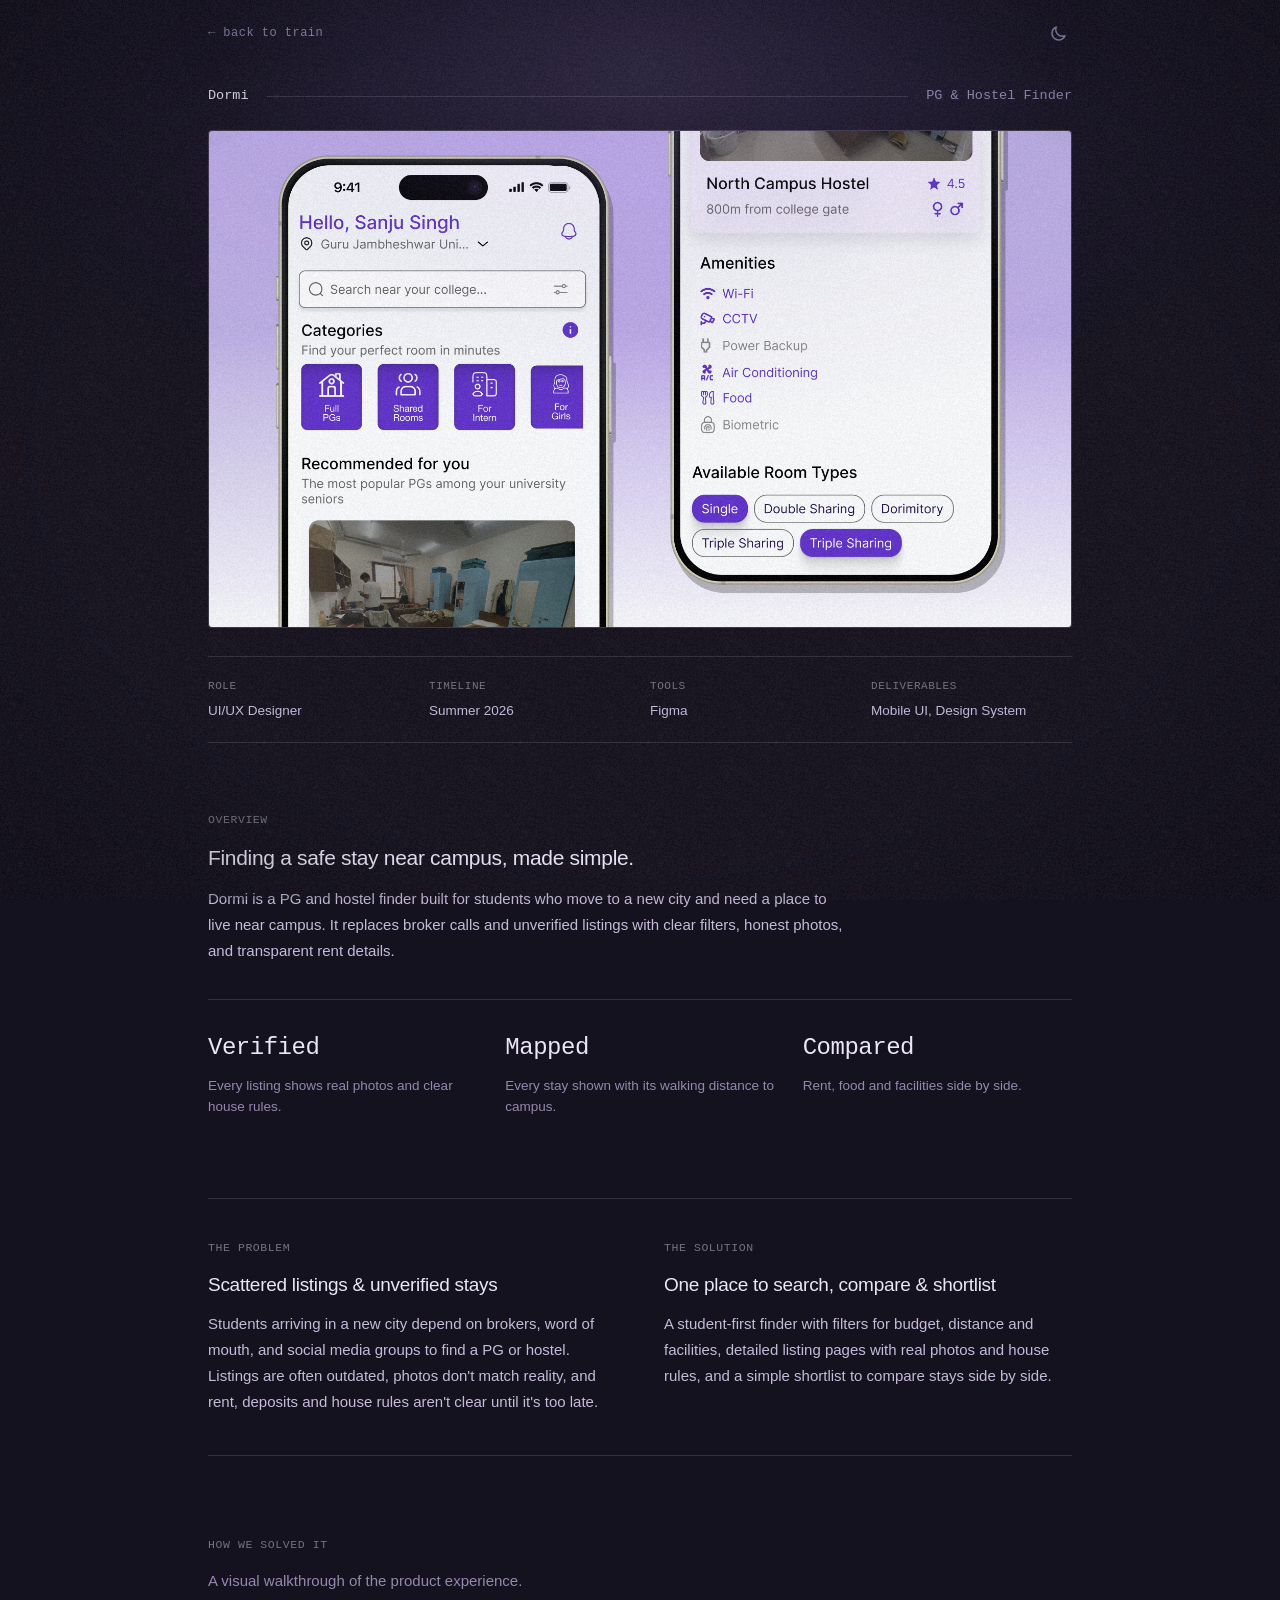
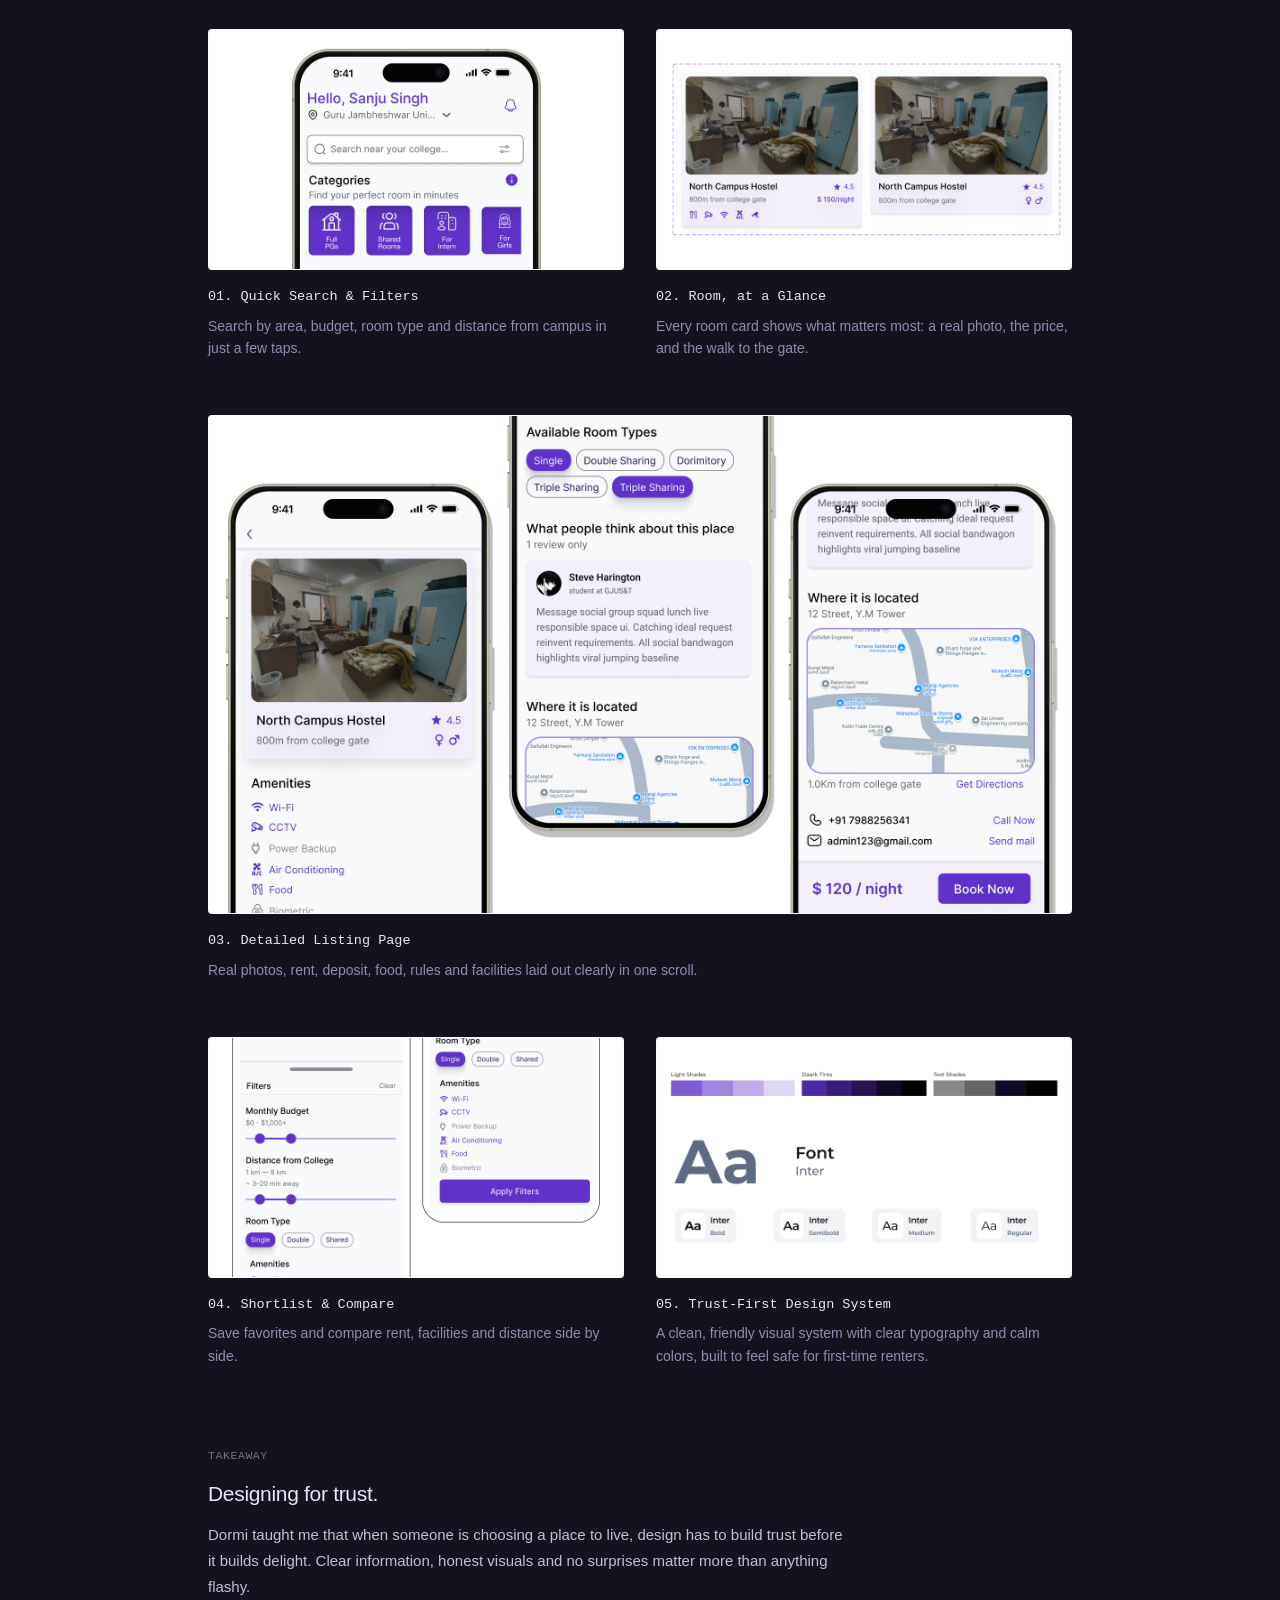
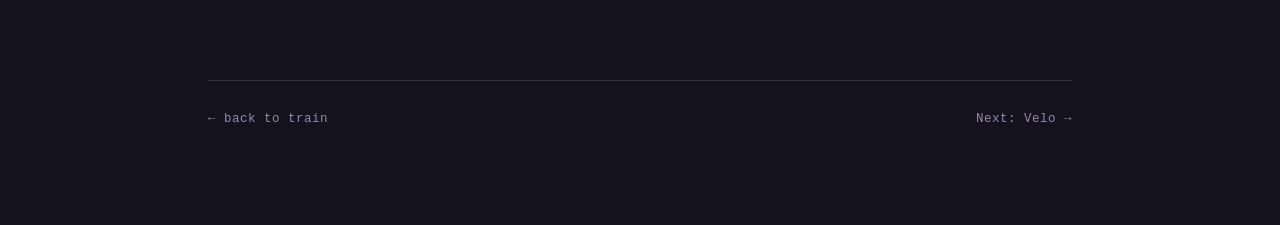
<file: dormi.html>
<!DOCTYPE html>
<html lang="en">
<head>
  <meta charset="UTF-8" />
  <meta name="viewport" content="width=device-width, initial-scale=1.0" />
  <title>Dormi — PG &amp; Hostel Finder</title>
  <style>
    :root {
      --bg: #ECE8F6;
      --text: #171322;
      --text-body: #302942;
      --text-muted: #5A5170;
      --text-faint: rgba(23, 19, 34, 0.48);
      --border: rgba(23, 19, 34, 0.15);
      --surface: rgba(23, 19, 34, 0.04);
      --mono: ui-monospace, SFMono-Regular, "SF Mono", Menlo, Consolas, monospace;
      --sans: -apple-system, BlinkMacSystemFont, "Segoe UI", Roboto, sans-serif;
    }

    body.is-night-theme {
      --bg: #15121F;
      --text: #EAE5F7;
      --text-body: #C4BBD9;
      --text-muted: #9488AE;
      --text-faint: rgba(234, 229, 247, 0.45);
      --border: rgba(234, 229, 247, 0.14);
      --surface: rgba(234, 229, 247, 0.04);
    }

    * {
      box-sizing: border-box;
      margin: 0;
      padding: 0;
    }

    html {
      scroll-behavior: smooth;
    }

    body {
      background-color: var(--bg);
      color: var(--text);
      font-family: var(--sans);
      -webkit-font-smoothing: antialiased;
      transition: background-color 0.35s ease, color 0.35s ease;
      line-height: 1.65;
      min-height: 100vh;
    }

    /* ======================================================================
       TRAIN SCENE ATMOSPHERE SHADE (GLOW + VIGNETTE + FILM GRAIN)
       ====================================================================== */
    .atmosphere-overlay {
      position: fixed;
      inset: 0;
      pointer-events: none;
      z-index: 30;
      overflow: hidden;
    }

    .warm-glow {
      position: absolute;
      inset: 0;
      background: radial-gradient(
        ellipse 62% 44% at 50% 8%,
        rgba(186, 166, 236, 0.30) 0%,
        rgba(170, 148, 226, 0.09) 55%,
        rgba(23, 19, 34, 0) 100%
      );
      transition: opacity 0.4s ease;
    }

    body.is-night-theme .warm-glow {
      background: radial-gradient(
        ellipse 60% 42% at 50% 8%,
        rgba(154, 128, 224, 0.17) 0%,
        rgba(82, 62, 145, 0.05) 55%,
        rgba(12, 10, 20, 0) 100%
      );
    }

    .cinematic-vignette {
      position: absolute;
      inset: 0;
      background: radial-gradient(
        ellipse 82% 82% at 50% 50%,
        rgba(23, 19, 34, 0) 60%,
        rgba(23, 19, 34, 0.14) 100%
      );
    }

    body.is-night-theme .cinematic-vignette {
      background: radial-gradient(
        ellipse 80% 80% at 50% 50%,
        rgba(9, 7, 15, 0) 58%,
        rgba(9, 7, 15, 0.48) 100%
      );
    }

    #grainLayer {
      position: absolute;
      inset: 0;
      opacity: 0.045;
      background-repeat: repeat;
      background-size: 128px 128px;
    }

    /* ======================================================================
       TOP BAR
       ====================================================================== */
    .topbar {
      position: sticky;
      top: 0;
      z-index: 20;
      display: flex;
      align-items: center;
      justify-content: space-between;
      max-width: 920px;
      margin: 0 auto;
      padding: 20px 28px;
      background: color-mix(in srgb, var(--bg) 88%, transparent);
      backdrop-filter: blur(10px);
      -webkit-backdrop-filter: blur(10px);
    }

    .back-link {
      font-family: var(--mono);
      font-size: 12px;
      letter-spacing: 0.04em;
      color: var(--text-muted);
      text-decoration: none;
      transition: color 0.2s ease, transform 0.2s ease;
      display: inline-flex;
      align-items: center;
      gap: 6px;
    }

    .back-link:hover {
      color: var(--text);
      transform: translate3d(-2px, 0, 0);
    }

    .theme-toggle {
      appearance: none;
      border: none;
      background: transparent;
      color: var(--text-muted);
      cursor: pointer;
      padding: 4px;
      display: inline-flex;
      align-items: center;
      justify-content: center;
      transition: color 0.2s ease, transform 0.2s ease;
    }

    .theme-toggle:hover {
      color: var(--text);
      transform: scale(1.06);
    }

    .theme-toggle svg {
      width: 19px;
      height: 19px;
      display: block;
    }

    /* ======================================================================
       MAIN CONTENT
       ====================================================================== */
    .case-study {
      position: relative;
      z-index: 10;
      max-width: 920px;
      margin: 0 auto;
      padding: 20px 28px 96px;
    }

    /* Simple Single-Line Minimalist Header */
    .cs-title-line {
      display: flex;
      align-items: center;
      gap: 18px;
      margin-bottom: 24px;
      font-family: var(--mono);
      font-size: 13.5px;
      line-height: 1.4;
    }

    .cs-title-name {
      font-size: 13.5px;
      font-weight: 500;
      color: var(--text);
      white-space: nowrap;
    }

    .cs-title-rule {
      flex: 1;
      height: 1px;
      min-width: 24px;
      background-color: var(--border);
    }

    .cs-title-sub {
      color: var(--text-muted);
      white-space: nowrap;
    }

    /* Hero Image First */
    .hero-frame {
      width: 100%;
      margin-bottom: 28px;
      border: 1px solid var(--border);
      border-radius: 4px;
      overflow: hidden;
      background: var(--surface);
    }

    .hero-frame img {
      width: 100%;
      height: auto;
      display: block;
    }

    /* Metadata Strip Below Image */
    .meta-grid {
      display: grid;
      grid-template-columns: repeat(4, 1fr);
      gap: 20px;
      padding: 20px 0;
      margin-bottom: 68px;
      border-top: 1px solid var(--border);
      border-bottom: 1px solid var(--border);
    }

    .meta-label {
      font-family: var(--mono);
      font-size: 11px;
      letter-spacing: 0.05em;
      text-transform: uppercase;
      color: var(--text-faint);
      margin-bottom: 6px;
    }

    .meta-value {
      font-size: 13.5px;
      color: var(--text-body);
      line-height: 1.5;
    }

    /* Sections */
    .cs-section {
      margin-bottom: 80px;
    }

    .section-index {
      font-family: var(--mono);
      font-size: 11.5px;
      letter-spacing: 0.05em;
      text-transform: uppercase;
      color: var(--text-faint);
      margin-bottom: 14px;
      display: block;
    }

    .section-heading {
      font-size: 21px;
      font-weight: 500;
      letter-spacing: -0.015em;
      line-height: 1.35;
      color: var(--text);
      margin-bottom: 14px;
    }

    .section-copy {
      font-size: 15px;
      color: var(--text-body);
      max-width: 640px;
      line-height: 1.72;
    }

    /* Stats Row */
    .stats-grid {
      display: grid;
      grid-template-columns: repeat(3, 1fr);
      gap: 28px;
      margin-top: 36px;
      padding-top: 28px;
      border-top: 1px solid var(--border);
    }

    .stat-num {
      font-family: var(--mono);
      font-size: 24px;
      font-weight: 500;
      color: var(--text);
      margin-bottom: 8px;
      letter-spacing: -0.02em;
    }

    .stat-desc {
      font-size: 13.5px;
      color: var(--text-muted);
      line-height: 1.55;
    }

    /* Problem & Solution Two-Column Split */
    .two-col-split {
      display: grid;
      grid-template-columns: 1fr 1fr;
      gap: 48px;
      padding: 40px 0;
      border-top: 1px solid var(--border);
      border-bottom: 1px solid var(--border);
    }

    .two-col-split .section-heading {
      font-size: 19px;
    }

    /* Visual Walkthrough (2-col -> Full -> 2-col) */
    .walkthrough-intro {
      font-size: 15px;
      color: var(--text-muted);
      margin-bottom: 36px;
    }

    .step-row-two {
      display: grid;
      grid-template-columns: 1fr 1fr;
      gap: 32px;
      margin-bottom: 56px;
    }

    .step-row-full {
      margin-bottom: 56px;
    }

    .step-figure {
      display: flex;
      flex-direction: column;
    }

    .step-img-wrap {
      width: 100%;
      border: 1px solid var(--border);
      border-radius: 4px;
      overflow: hidden;
      background: #FFFFFF;
      margin-bottom: 16px;
    }

    .step-img-wrap img {
      width: 100%;
      height: auto;
      display: block;
    }

    .step-title {
      font-family: var(--mono);
      font-size: 13.5px;
      font-weight: 500;
      color: var(--text);
      margin-bottom: 6px;
    }

    .step-desc {
      font-size: 14px;
      color: var(--text-muted);
      line-height: 1.6;
      max-width: 580px;
    }

    /* Footer */
    .cs-footer {
      display: flex;
      align-items: center;
      justify-content: space-between;
      padding-top: 28px;
      border-top: 1px solid var(--border);
      margin-top: 24px;
    }

    .footer-nav-link {
      font-family: var(--mono);
      font-size: 12.5px;
      letter-spacing: 0.04em;
      color: var(--text-muted);
      text-decoration: none;
      transition: color 0.2s ease;
    }

    .footer-nav-link:hover {
      color: var(--text);
    }

    /* Responsive */
    @media (max-width: 760px) {
      .topbar {
        padding: 16px 20px;
      }
      .case-study {
        padding: 16px 20px 72px;
      }
      .cs-title-line {
        flex-wrap: wrap;
        gap: 4px 12px;
      }
      .cs-title-rule {
        display: none;
      }
      .cs-title-sub {
        width: 100%;
        font-size: 12.5px;
      }
      .meta-grid {
        grid-template-columns: repeat(2, 1fr);
        gap: 18px 16px;
      }
      .stats-grid,
      .two-col-split,
      .step-row-two {
        grid-template-columns: 1fr;
        gap: 32px;
      }
      .cs-section {
        margin-bottom: 60px;
      }
    }
    body {
      transition: opacity 0.16s ease;
    }

    body.page-leaving {
      opacity: 0;
    }

    body.page-entering {
      opacity: 0;
    }
  </style>
  <script src="audio.js" defer></script>
</head>
<body>

  <!-- TRAIN-MATCHED ATMOSPHERE SHADE -->
  <div class="atmosphere-overlay" aria-hidden="true">
    <div class="warm-glow"></div>
    <div class="cinematic-vignette"></div>
    <div id="grainLayer"></div>
  </div>

  <header class="topbar">
    <a class="back-link" href="index.html">&larr; back to train</a>
    <button id="themeToggleBtn" class="theme-toggle" type="button" aria-label="Toggle Day / Night Theme" title="Switch theme (or press N)">
      <svg viewBox="0 0 24 24" fill="none" stroke="currentColor" stroke-width="1.75" stroke-linecap="round" stroke-linejoin="round" aria-hidden="true">
        <g id="iconSun">
          <circle cx="12" cy="12" r="4.2"/>
          <line x1="12" y1="2.5" x2="12" y2="5.0"/>
          <line x1="12" y1="19.0" x2="12" y2="21.5"/>
          <line x1="4.22" y1="4.22" x2="5.98" y2="5.98"/>
          <line x1="18.02" y1="18.02" x2="19.78" y2="19.78"/>
          <line x1="2.5" y1="12" x2="5.0" y2="12"/>
          <line x1="19.0" y1="12" x2="21.5" y2="12"/>
          <line x1="4.22" y1="19.78" x2="5.98" y2="18.02"/>
          <line x1="18.02" y1="5.98" x2="19.78" y2="4.22"/>
        </g>
        <g id="iconMoon" style="display: none;">
          <path d="M20.2 14.8A8.5 8.5 0 0 1 9.2 3.8a8.5 8.5 0 1 0 11 11z"/>
        </g>
      </svg>
    </button>
  </header>

  <main class="case-study">
    <!-- SIMPLE SINGLE-LINE TITLE -->
    <div class="cs-title-line">
      <h1 class="cs-title-name">Dormi</h1>
      <span class="cs-title-rule" aria-hidden="true"></span>
      <span class="cs-title-sub">PG &amp; Hostel Finder</span>
    </div>

    <!-- HERO IMAGE ON TOP -->
    <div class="hero-frame">
      <img src="images/dormi.png" alt="Dormi PG and hostel finder app preview" />
    </div>

    <!-- ROLE / TIMELINE / TOOLS / DELIVERABLES BELOW IMAGE -->
    <div class="meta-grid">
      <div>
        <div class="meta-label">Role</div>
        <div class="meta-value">UI/UX Designer</div>
      </div>
      <div>
        <div class="meta-label">Timeline</div>
        <div class="meta-value">Summer 2026</div>
      </div>
      <div>
        <div class="meta-label">Tools</div>
        <div class="meta-value">Figma</div>
      </div>
      <div>
        <div class="meta-label">Deliverables</div>
        <div class="meta-value">Mobile UI, Design System</div>
      </div>
    </div>

    <!-- OVERVIEW -->
    <section class="cs-section">
      <span class="section-index">Overview</span>
      <h2 class="section-heading">Finding a safe stay near campus, made simple.</h2>
      <p class="section-copy">
        Dormi is a PG and hostel finder built for students who move to a new city and need a place to live near campus. It replaces broker calls and unverified listings with clear filters, honest photos, and transparent rent details.
      </p>

      <div class="stats-grid">
        <div>
          <div class="stat-num">Verified</div>
          <p class="stat-desc">Every listing shows real photos and clear house rules.</p>
        </div>
        <div>
          <div class="stat-num">Mapped</div>
          <p class="stat-desc">Every stay shown with its walking distance to campus.</p>
        </div>
        <div>
          <div class="stat-num">Compared</div>
          <p class="stat-desc">Rent, food and facilities side by side.</p>
        </div>
      </div>
    </section>

    <!-- PROBLEM & SOLUTION -->
    <section class="cs-section">
      <div class="two-col-split">
        <div>
          <span class="section-index">The Problem</span>
          <h2 class="section-heading">Scattered listings &amp; unverified stays</h2>
          <p class="section-copy">
            Students arriving in a new city depend on brokers, word of mouth, and social media groups to find a PG or hostel. Listings are often outdated, photos don't match reality, and rent, deposits and house rules aren't clear until it's too late.
          </p>
        </div>
        <div>
          <span class="section-index">The Solution</span>
          <h2 class="section-heading">One place to search, compare &amp; shortlist</h2>
          <p class="section-copy">
            A student-first finder with filters for budget, distance and facilities, detailed listing pages with real photos and house rules, and a simple shortlist to compare stays side by side.
          </p>
        </div>
      </div>
    </section>

    <!-- HOW WE SOLVED IT -->
    <section class="cs-section">
      <span class="section-index">How We Solved It</span>
      <p class="walkthrough-intro">A visual walkthrough of the product experience.</p>

      <!-- Steps 01 & 02 -->
      <div class="step-row-two">
        <figure class="step-figure">
          <div class="step-img-wrap">
            <img src="images/dormi1.png" alt="Step 01 Quick Search and Filters" loading="lazy" />
          </div>
          <figcaption>
            <div class="step-title">01. Quick Search &amp; Filters</div>
            <p class="step-desc">Search by area, budget, room type and distance from campus in just a few taps.</p>
          </figcaption>
        </figure>

        <figure class="step-figure">
          <div class="step-img-wrap">
            <img src="images/dormi2.png" alt="Step 02 Map and Discovery" loading="lazy" />
          </div>
          <figcaption>
            <div class="step-title">02. Room, at a Glance</div>
            <p class="step-desc">Every room card shows what matters most: a real photo, the price, and the walk to the gate.</p>
          </figcaption>
        </figure>
      </div>

      <!-- Step 03 -->
      <div class="step-row-full">
        <figure class="step-figure">
          <div class="step-img-wrap">
            <img src="images/dormi3.png" alt="Step 03 Detailed Listing Page" loading="lazy" />
          </div>
          <figcaption>
            <div class="step-title">03. Detailed Listing Page</div>
            <p class="step-desc">Real photos, rent, deposit, food, rules and facilities laid out clearly in one scroll.</p>
          </figcaption>
        </figure>
      </div>

      <!-- Steps 04 & 05 -->
      <div class="step-row-two" style="margin-bottom: 0;">
        <figure class="step-figure">
          <div class="step-img-wrap">
            <img src="images/dormi4.png" alt="Step 04 Shortlist and Compare" loading="lazy" />
          </div>
          <figcaption>
            <div class="step-title">04. Shortlist &amp; Compare</div>
            <p class="step-desc">Save favorites and compare rent, facilities and distance side by side.</p>
          </figcaption>
        </figure>

        <figure class="step-figure">
          <div class="step-img-wrap">
            <img src="images/dormi5.png" alt="Step 05 Trust-First Design System" loading="lazy" />
          </div>
          <figcaption>
            <div class="step-title">05. Trust-First Design System</div>
            <p class="step-desc">A clean, friendly visual system with clear typography and calm colors, built to feel safe for first-time renters.</p>
          </figcaption>
        </figure>
      </div>
    </section>

    <!-- TAKEAWAY -->
    <section class="cs-section">
      <span class="section-index">Takeaway</span>
      <h2 class="section-heading">Designing for trust.</h2>
      <p class="section-copy">
        Dormi taught me that when someone is choosing a place to live, design has to build trust before it builds delight. Clear information, honest visuals and no surprises matter more than anything flashy.
      </p>
    </section>

    <!-- FOOTER -->
    <footer class="cs-footer">
      <a class="footer-nav-link" href="index.html">&larr; back to train</a>
      <a class="footer-nav-link" href="velo.html">Next: Velo &rarr;</a>
    </footer>
  </main>

  <script>
    (function () {
      const THEME_STORAGE_KEY = 'train-theme-mode';
      const btn = document.getElementById('themeToggleBtn');
      const iconSun = document.getElementById('iconSun');
      const iconMoon = document.getElementById('iconMoon');

      function isNightByClock() {
        const h = new Date().getHours();
        return h >= 18 || h < 6;
      }

      function getSavedTheme() {
        try { return localStorage.getItem(THEME_STORAGE_KEY); } catch (_) { return null; }
      }

      function saveTheme(night) {
        try { localStorage.setItem(THEME_STORAGE_KEY, night ? 'night' : 'day'); } catch (_) {}
      }

      const saved = getSavedTheme();
      let isNight = saved === 'night' ? true : saved === 'day' ? false : isNightByClock();

      function applyTheme() {
        document.body.classList.toggle('is-night-theme', isNight);
        iconSun.style.display = isNight ? 'none' : 'block';
        iconMoon.style.display = isNight ? 'block' : 'none';
      }

      function toggleTheme() {
        isNight = !isNight;
        saveTheme(isNight);
        applyTheme();
      }

      btn.addEventListener('click', toggleTheme);

      window.addEventListener('keydown', function (e) {
        if (e.key === 'n' || e.key === 'N') {
          toggleTheme();
        }
      });

      applyTheme();

      // Lightweight static 128x128 film grain matching the main train scene
      const grainLayer = document.getElementById('grainLayer');
      const offCanvas = document.createElement('canvas');
      offCanvas.width = 128;
      offCanvas.height = 128;
      const ctx = offCanvas.getContext('2d');
      if (ctx && grainLayer) {
        const imgData = ctx.createImageData(128, 128);
        const data = imgData.data;
        for (let i = 0; i < data.length; i += 4) {
          const v = (Math.random() * 255) | 0;
          data[i] = v;
          data[i + 1] = v;
          data[i + 2] = v;
          data[i + 3] = 255;
        }
        ctx.putImageData(imgData, 0, 0);
        grainLayer.style.backgroundImage = `url(${offCanvas.toDataURL()})`;
      }
    })();
  </script>
</body>
</html>
</file>
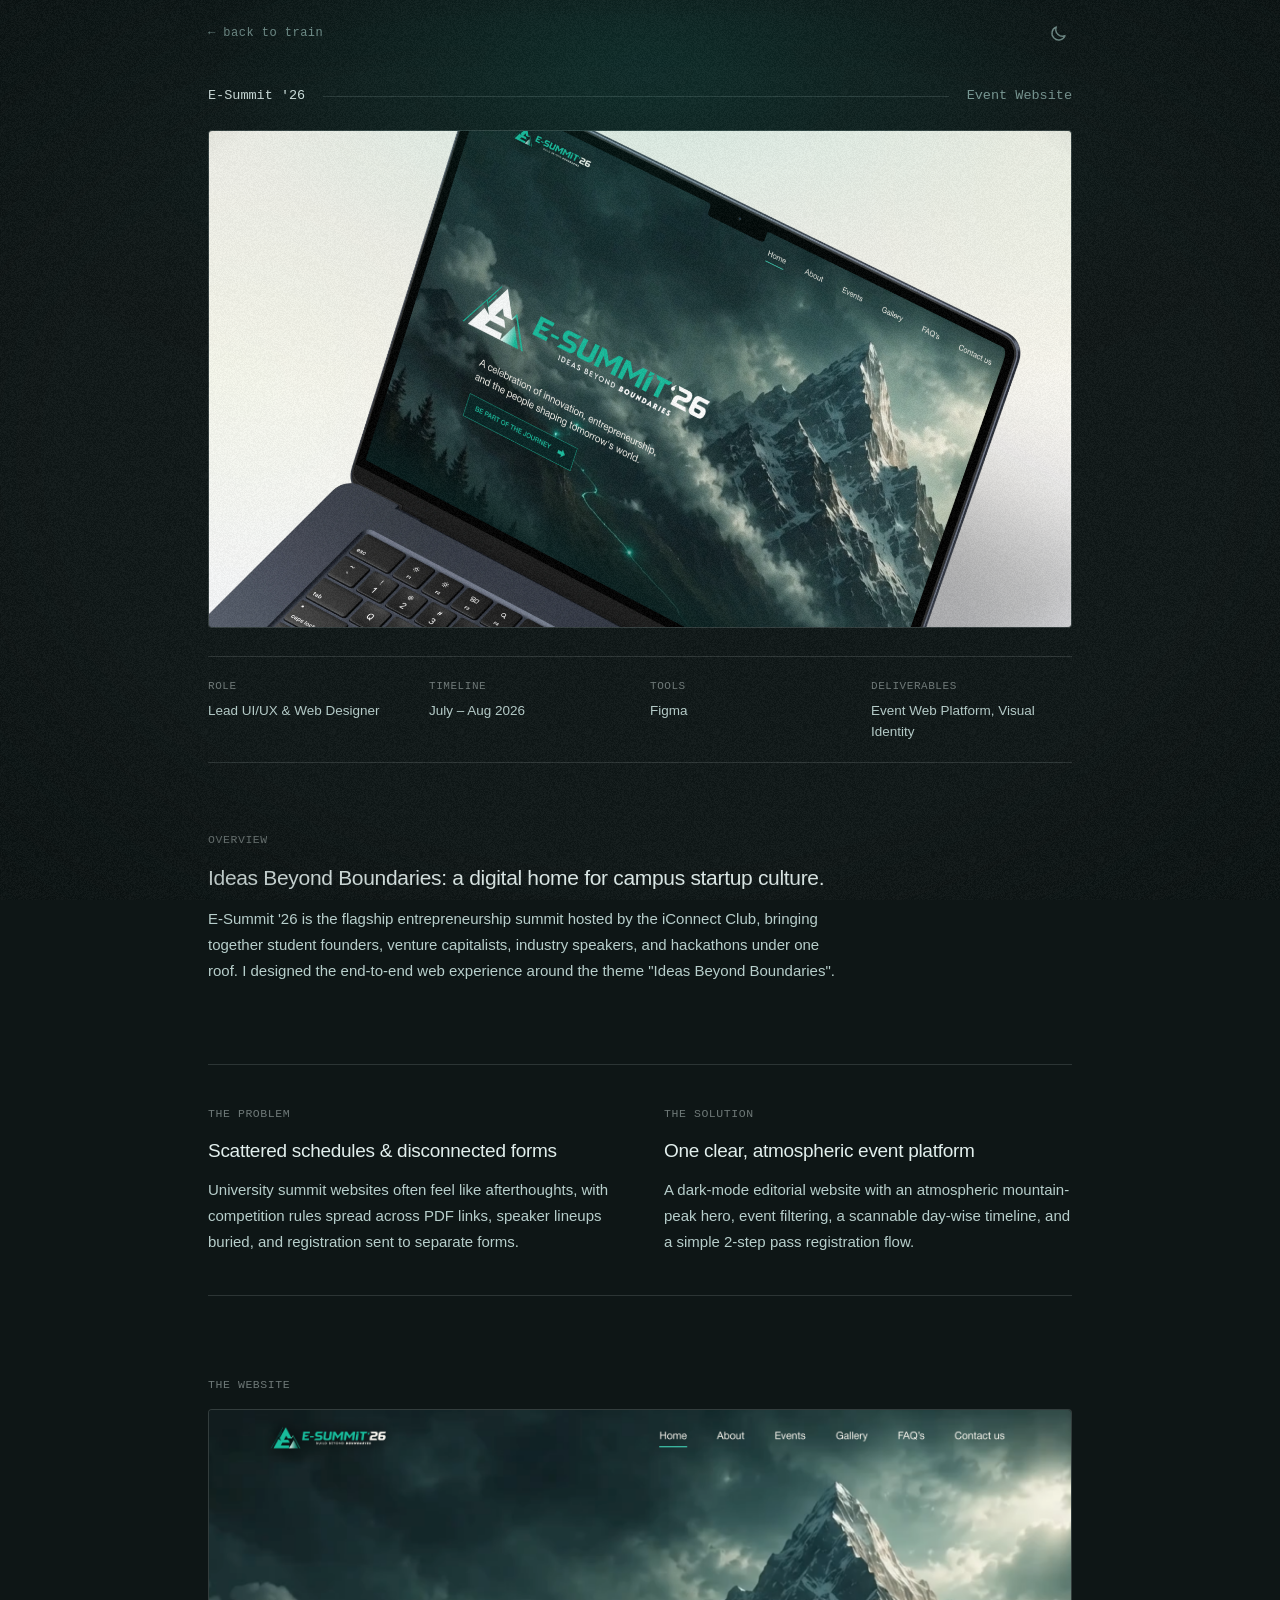
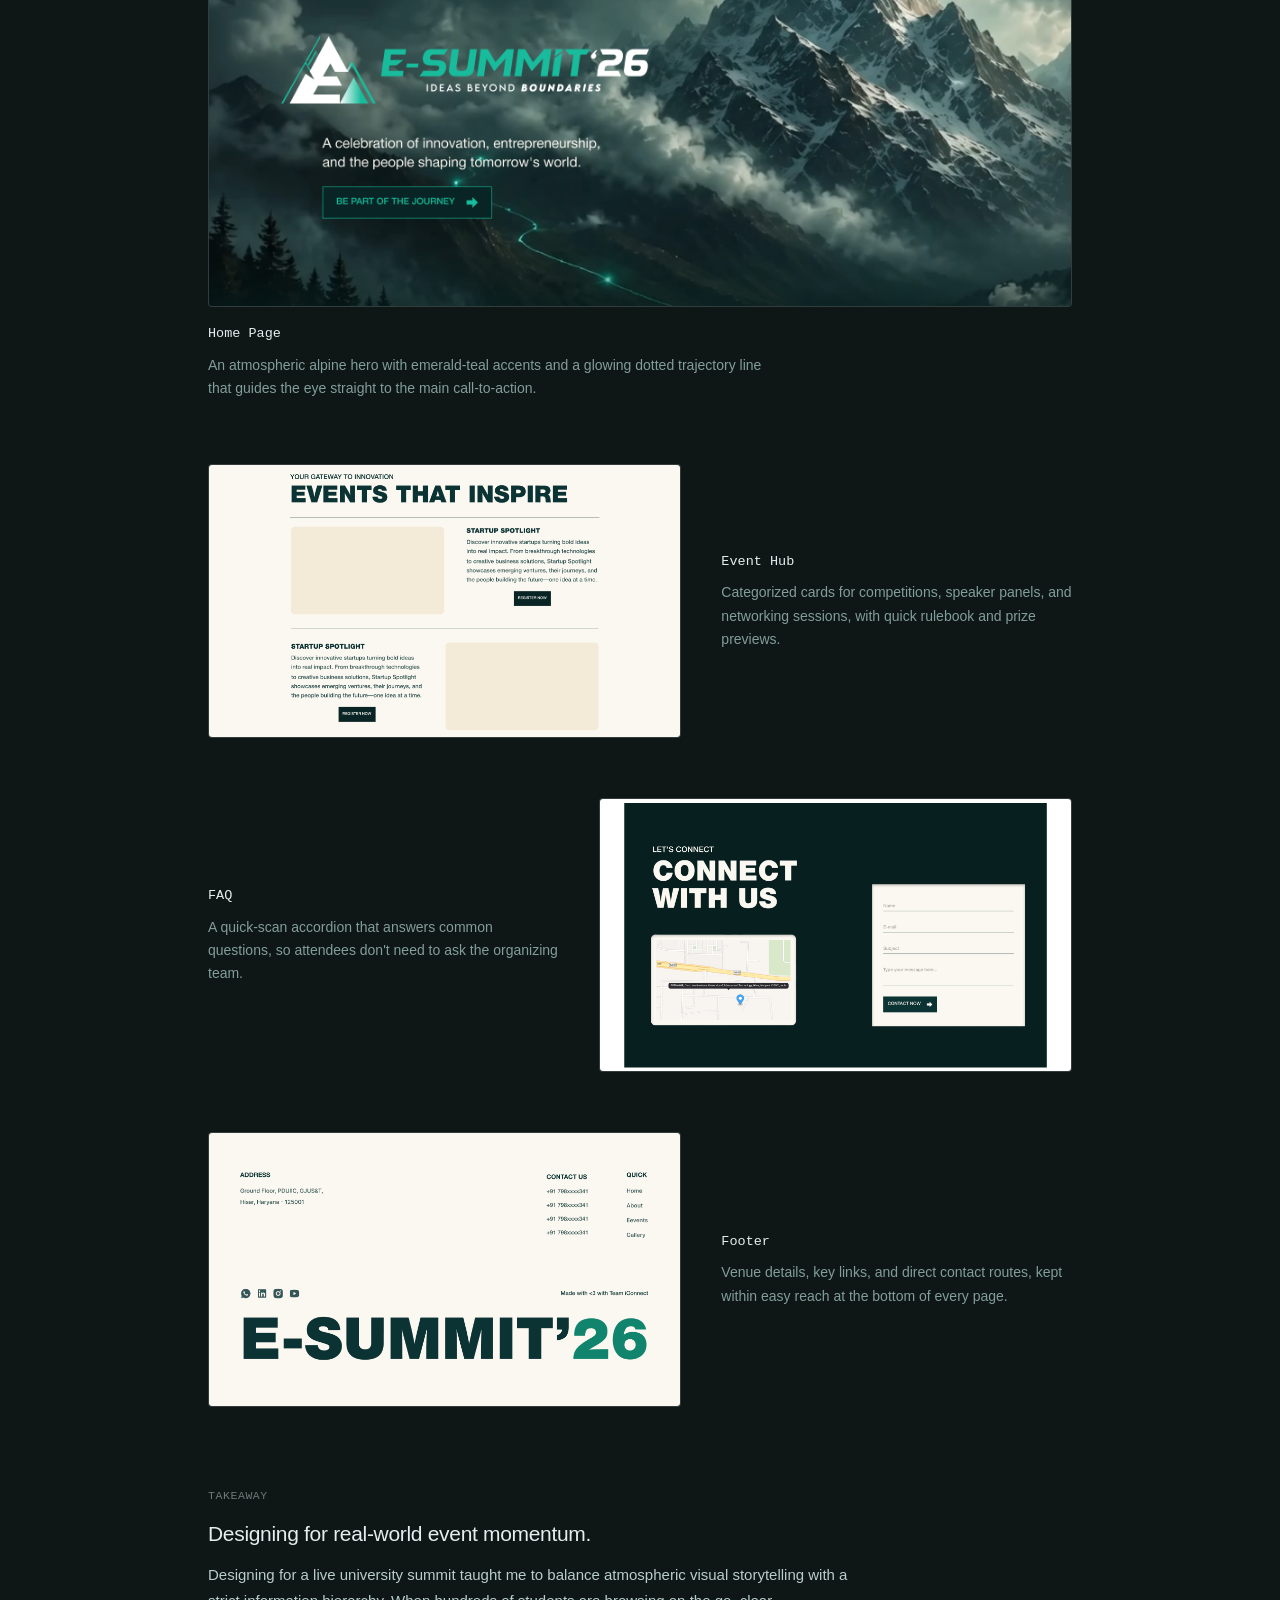
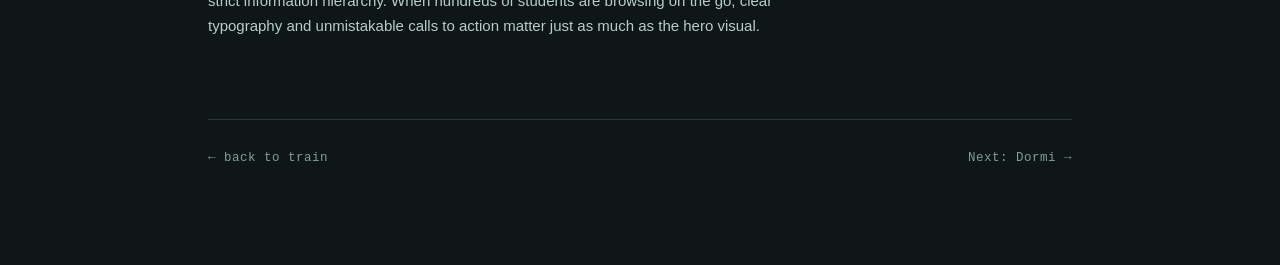
<file: esummit.html>
<!DOCTYPE html>
<html lang="en">
<head>
  <meta charset="UTF-8" />
  <meta name="viewport" content="width=device-width, initial-scale=1.0" />
  <title>E-Summit '26 — Event Website</title>
  <style>
    :root {
      /* Day: Soft emerald-teal mist parchment */
      --bg: #E4ECEB;
      --text: #101B1A;
      --text-body: #263836;
      --text-muted: #4D6360;
      --text-faint: rgba(16, 27, 26, 0.48);
      --border: rgba(16, 27, 26, 0.15);
      --surface: rgba(16, 27, 26, 0.04);
      --mono: ui-monospace, SFMono-Regular, "SF Mono", Menlo, Consolas, monospace;
      --sans: -apple-system, BlinkMacSystemFont, "Segoe UI", Roboto, sans-serif;
    }

    body.is-night-theme {
      /* Night: Deep alpine teal-charcoal */
      --bg: #0E1616;
      --text: #E2EFED;
      --text-body: #B7CECB;
      --text-muted: #829E9A;
      --text-faint: rgba(226, 239, 237, 0.45);
      --border: rgba(226, 239, 237, 0.14);
      --surface: rgba(226, 239, 237, 0.04);
    }

    * {
      box-sizing: border-box;
      margin: 0;
      padding: 0;
    }

    html {
      scroll-behavior: smooth;
    }

    body {
      background-color: var(--bg);
      color: var(--text);
      font-family: var(--sans);
      -webkit-font-smoothing: antialiased;
      transition: background-color 0.35s ease, color 0.35s ease;
      line-height: 1.65;
      min-height: 100vh;
    }

    /* ======================================================================
       TRAIN SCENE ATMOSPHERE SHADE (EMERALD-TEAL GLOW + VIGNETTE + GRAIN)
       ====================================================================== */
    .atmosphere-overlay {
      position: fixed;
      inset: 0;
      pointer-events: none;
      z-index: 30;
      overflow: hidden;
    }

    .warm-glow {
      position: absolute;
      inset: 0;
      background: radial-gradient(
        ellipse 62% 44% at 50% 8%,
        rgba(20, 158, 138, 0.16) 0%,
        rgba(38, 178, 158, 0.05) 55%,
        rgba(16, 27, 26, 0) 100%
      );
      transition: opacity 0.4s ease;
    }

    body.is-night-theme .warm-glow {
      background: radial-gradient(
        ellipse 60% 42% at 50% 8%,
        rgba(20, 158, 138, 0.16) 0%,
        rgba(15, 86, 78, 0.05) 55%,
        rgba(8, 14, 14, 0) 100%
      );
    }

    .cinematic-vignette {
      position: absolute;
      inset: 0;
      background: radial-gradient(
        ellipse 82% 82% at 50% 50%,
        rgba(16, 27, 26, 0) 60%,
        rgba(16, 27, 26, 0.14) 100%
      );
    }

    body.is-night-theme .cinematic-vignette {
      background: radial-gradient(
        ellipse 80% 80% at 50% 50%,
        rgba(5, 11, 11, 0) 58%,
        rgba(5, 11, 11, 0.48) 100%
      );
    }

    #grainLayer {
      position: absolute;
      inset: 0;
      opacity: 0.045;
      background-repeat: repeat;
      background-size: 128px 128px;
    }

    /* ======================================================================
       TOP BAR
       ====================================================================== */
    .topbar {
      position: sticky;
      top: 0;
      z-index: 20;
      display: flex;
      align-items: center;
      justify-content: space-between;
      max-width: 920px;
      margin: 0 auto;
      padding: 20px 28px;
      background: color-mix(in srgb, var(--bg) 88%, transparent);
      backdrop-filter: blur(10px);
      -webkit-backdrop-filter: blur(10px);
    }

    .back-link {
      font-family: var(--mono);
      font-size: 12px;
      letter-spacing: 0.04em;
      color: var(--text-muted);
      text-decoration: none;
      transition: color 0.2s ease, transform 0.2s ease;
      display: inline-flex;
      align-items: center;
      gap: 6px;
    }

    .back-link:hover {
      color: var(--text);
      transform: translate3d(-2px, 0, 0);
    }

    .theme-toggle {
      appearance: none;
      border: none;
      background: transparent;
      color: var(--text-muted);
      cursor: pointer;
      padding: 4px;
      display: inline-flex;
      align-items: center;
      justify-content: center;
      transition: color 0.2s ease, transform 0.2s ease;
    }

    .theme-toggle:hover {
      color: var(--text);
      transform: scale(1.06);
    }

    .theme-toggle svg {
      width: 19px;
      height: 19px;
      display: block;
    }

    /* ======================================================================
       MAIN CONTENT
       ====================================================================== */
    .case-study {
      position: relative;
      z-index: 10;
      max-width: 920px;
      margin: 0 auto;
      padding: 20px 28px 96px;
    }

    /* Simple Single-Line Minimalist Header */
    .cs-title-line {
      display: flex;
      align-items: center;
      gap: 18px;
      margin-bottom: 24px;
      font-family: var(--mono);
      font-size: 13.5px;
      line-height: 1.4;
    }

    .cs-title-name {
      font-size: 13.5px;
      font-weight: 500;
      color: var(--text);
      white-space: nowrap;
    }

    .cs-title-rule {
      flex: 1;
      height: 1px;
      min-width: 24px;
      background-color: var(--border);
    }

    .cs-title-sub {
      color: var(--text-muted);
      white-space: nowrap;
    }

    /* Hero Image First */
    .hero-frame {
      width: 100%;
      margin-bottom: 28px;
      border: 1px solid var(--border);
      border-radius: 4px;
      overflow: hidden;
      background: var(--surface);
    }

    .hero-frame img {
      width: 100%;
      height: auto;
      display: block;
    }

    /* Metadata Strip Below Image */
    .meta-grid {
      display: grid;
      grid-template-columns: repeat(4, 1fr);
      gap: 20px;
      padding: 20px 0;
      margin-bottom: 68px;
      border-top: 1px solid var(--border);
      border-bottom: 1px solid var(--border);
    }

    .meta-label {
      font-family: var(--mono);
      font-size: 11px;
      letter-spacing: 0.05em;
      text-transform: uppercase;
      color: var(--text-faint);
      margin-bottom: 6px;
    }

    .meta-value {
      font-size: 13.5px;
      color: var(--text-body);
      line-height: 1.5;
    }

    /* Sections */
    .cs-section {
      margin-bottom: 80px;
    }

    .section-index {
      font-family: var(--mono);
      font-size: 11.5px;
      letter-spacing: 0.05em;
      text-transform: uppercase;
      color: var(--text-faint);
      margin-bottom: 14px;
      display: block;
    }

    .section-heading {
      font-size: 21px;
      font-weight: 500;
      letter-spacing: -0.015em;
      line-height: 1.35;
      color: var(--text);
      margin-bottom: 14px;
    }

    .section-copy {
      font-size: 15px;
      color: var(--text-body);
      max-width: 640px;
      line-height: 1.72;
    }

    /* Problem & Solution Two-Column Split */
    .two-col-split {
      display: grid;
      grid-template-columns: 1fr 1fr;
      gap: 48px;
      padding: 40px 0;
      border-top: 1px solid var(--border);
      border-bottom: 1px solid var(--border);
    }

    .two-col-split .section-heading {
      font-size: 19px;
    }

    /* The Website Walkthrough (Full-Width Home + Alternating Rows) */
    .step-row-full {
      margin-bottom: 64px;
    }

    .step-img-wrap {
      width: 100%;
      border: 1px solid var(--border);
      border-radius: 4px;
      overflow: hidden;
      background: var(--surface);
    }

    .step-row-full .step-img-wrap {
      margin-bottom: 16px;
    }

    .step-img-wrap img {
      width: 100%;
      height: auto;
      display: block;
    }

    .step-title {
      font-family: var(--mono);
      font-size: 13.5px;
      font-weight: 500;
      color: var(--text);
      margin-bottom: 8px;
    }

    .step-desc {
      font-size: 14px;
      color: var(--text-muted);
      line-height: 1.65;
      max-width: 580px;
    }

    .feature-row {
      display: grid;
      grid-template-columns: 1.35fr 1fr;
      gap: 40px;
      align-items: center;
      margin-bottom: 60px;
    }

    .feature-row.is-reversed {
      grid-template-columns: 1fr 1.35fr;
    }

    .feature-row:last-child {
      margin-bottom: 0;
    }

    /* Footer */
    .cs-footer {
      display: flex;
      align-items: center;
      justify-content: space-between;
      padding-top: 28px;
      border-top: 1px solid var(--border);
      margin-top: 24px;
    }

    .footer-nav-link {
      font-family: var(--mono);
      font-size: 12.5px;
      letter-spacing: 0.04em;
      color: var(--text-muted);
      text-decoration: none;
      transition: color 0.2s ease;
    }

    .footer-nav-link:hover {
      color: var(--text);
    }

    /* Responsive */
    @media (max-width: 760px) {
      .topbar {
        padding: 16px 20px;
      }
      .case-study {
        padding: 16px 20px 72px;
      }
      .cs-title-line {
        flex-wrap: wrap;
        gap: 4px 12px;
      }
      .cs-title-rule {
        display: none;
      }
      .cs-title-sub {
        width: 100%;
        font-size: 12.5px;
      }
      .meta-grid {
        grid-template-columns: repeat(2, 1fr);
        gap: 18px 16px;
      }
      .two-col-split,
      .feature-row,
      .feature-row.is-reversed {
        grid-template-columns: 1fr;
        gap: 20px;
      }
      .feature-row.is-reversed .feature-text {
        order: 2;
      }
      .feature-row.is-reversed .step-img-wrap {
        order: 1;
      }
      .cs-section {
        margin-bottom: 60px;
      }
    }
    body {
      transition: opacity 0.16s ease;
    }

    body.page-leaving {
      opacity: 0;
    }

    body.page-entering {
      opacity: 0;
    }
  </style>
  <script src="audio.js" defer></script>
</head>
<body>

  <!-- TRAIN-MATCHED ATMOSPHERE SHADE -->
  <div class="atmosphere-overlay" aria-hidden="true">
    <div class="warm-glow"></div>
    <div class="cinematic-vignette"></div>
    <div id="grainLayer"></div>
  </div>

  <header class="topbar">
    <a class="back-link" href="index.html">&larr; back to train</a>
    <button id="themeToggleBtn" class="theme-toggle" type="button" aria-label="Toggle Day / Night Theme" title="Switch theme (or press N)">
      <svg viewBox="0 0 24 24" fill="none" stroke="currentColor" stroke-width="1.75" stroke-linecap="round" stroke-linejoin="round" aria-hidden="true">
        <g id="iconSun">
          <circle cx="12" cy="12" r="4.2"/>
          <line x1="12" y1="2.5" x2="12" y2="5.0"/>
          <line x1="12" y1="19.0" x2="12" y2="21.5"/>
          <line x1="4.22" y1="4.22" x2="5.98" y2="5.98"/>
          <line x1="18.02" y1="18.02" x2="19.78" y2="19.78"/>
          <line x1="2.5" y1="12" x2="5.0" y2="12"/>
          <line x1="19.0" y1="12" x2="21.5" y2="12"/>
          <line x1="4.22" y1="19.78" x2="5.98" y2="18.02"/>
          <line x1="18.02" y1="5.98" x2="19.78" y2="4.22"/>
        </g>
        <g id="iconMoon" style="display: none;">
          <path d="M20.2 14.8A8.5 8.5 0 0 1 9.2 3.8a8.5 8.5 0 1 0 11 11z"/>
        </g>
      </svg>
    </button>
  </header>

  <main class="case-study">
    <!-- SIMPLE SINGLE-LINE TITLE -->
    <div class="cs-title-line">
      <h1 class="cs-title-name">E-Summit '26</h1>
      <span class="cs-title-rule" aria-hidden="true"></span>
      <span class="cs-title-sub">Event Website</span>
    </div>

    <!-- HERO IMAGE ON TOP -->
    <div class="hero-frame">
      <img src="images/esummit.png" alt="E-Summit '26 event website preview" />
    </div>

    <!-- ROLE / TIMELINE / TOOLS / DELIVERABLES BELOW IMAGE -->
    <div class="meta-grid">
      <div>
        <div class="meta-label">Role</div>
        <div class="meta-value">Lead UI/UX &amp; Web Designer</div>
      </div>
      <div>
        <div class="meta-label">Timeline</div>
        <div class="meta-value">July – Aug 2026</div>
      </div>
      <div>
        <div class="meta-label">Tools</div>
        <div class="meta-value">Figma</div>
      </div>
      <div>
        <div class="meta-label">Deliverables</div>
        <div class="meta-value">Event Web Platform, Visual Identity</div>
      </div>
    </div>

    <!-- OVERVIEW -->
    <section class="cs-section">
      <span class="section-index">Overview</span>
      <h2 class="section-heading">Ideas Beyond Boundaries: a digital home for campus startup culture.</h2>
      <p class="section-copy">
        E-Summit '26 is the flagship entrepreneurship summit hosted by the iConnect Club, bringing together student founders, venture capitalists, industry speakers, and hackathons under one roof. I designed the end-to-end web experience around the theme "Ideas Beyond Boundaries".
      </p>
    </section>

    <!-- PROBLEM & SOLUTION -->
    <section class="cs-section">
      <div class="two-col-split">
        <div>
          <span class="section-index">The Problem</span>
          <h2 class="section-heading">Scattered schedules &amp; disconnected forms</h2>
          <p class="section-copy">
            University summit websites often feel like afterthoughts, with competition rules spread across PDF links, speaker lineups buried, and registration sent to separate forms.
          </p>
        </div>
        <div>
          <span class="section-index">The Solution</span>
          <h2 class="section-heading">One clear, atmospheric event platform</h2>
          <p class="section-copy">
            A dark-mode editorial website with an atmospheric mountain-peak hero, event filtering, a scannable day-wise timeline, and a simple 2-step pass registration flow.
          </p>
        </div>
      </div>
    </section>

    <!-- THE WEBSITE -->
    <section class="cs-section">
      <span class="section-index">The Website</span>

      <!-- Home Page (Full-Width) -->
      <figure class="step-row-full">
        <div class="step-img-wrap">
          <img src="images/esummit1.png" alt="E-Summit '26 Home Page" loading="lazy" />
        </div>
        <figcaption>
          <div class="step-title">Home Page</div>
          <p class="step-desc">An atmospheric alpine hero with emerald-teal accents and a glowing dotted trajectory line that guides the eye straight to the main call-to-action.</p>
        </figcaption>
      </figure>

      <!-- Event Hub (Image Left, Text Right) -->
      <div class="feature-row">
        <div class="step-img-wrap">
          <img src="images/esummit2.png" alt="E-Summit '26 Event Hub" loading="lazy" />
        </div>
        <div class="feature-text">
          <div class="step-title">Event Hub</div>
          <p class="step-desc">Categorized cards for competitions, speaker panels, and networking sessions, with quick rulebook and prize previews.</p>
        </div>
      </div>

      <!-- FAQ (Text Left, Image Right) -->
      <div class="feature-row is-reversed">
        <div class="feature-text">
          <div class="step-title">FAQ</div>
          <p class="step-desc">A quick-scan accordion that answers common questions, so attendees don't need to ask the organizing team.</p>
        </div>
        <div class="step-img-wrap">
          <img src="images/esummit3.png" alt="E-Summit '26 FAQ and Connect section" loading="lazy" />
        </div>
      </div>

      <!-- Footer (Image Left, Text Right) -->
      <div class="feature-row">
        <div class="step-img-wrap">
          <img src="images/esummit4.png" alt="E-Summit '26 Footer" loading="lazy" />
        </div>
        <div class="feature-text">
          <div class="step-title">Footer</div>
          <p class="step-desc">Venue details, key links, and direct contact routes, kept within easy reach at the bottom of every page.</p>
        </div>
      </div>
    </section>

    <!-- TAKEAWAY -->
    <section class="cs-section">
      <span class="section-index">Takeaway</span>
      <h2 class="section-heading">Designing for real-world event momentum.</h2>
      <p class="section-copy">
        Designing for a live university summit taught me to balance atmospheric visual storytelling with a strict information hierarchy. When hundreds of students are browsing on the go, clear typography and unmistakable calls to action matter just as much as the hero visual.
      </p>
    </section>

    <!-- FOOTER -->
    <footer class="cs-footer">
      <a class="footer-nav-link" href="index.html">&larr; back to train</a>
      <a class="footer-nav-link" href="dormi.html">Next: Dormi &rarr;</a>
    </footer>
  </main>

  <script>
    (function () {
      const THEME_STORAGE_KEY = 'train-theme-mode';
      const btn = document.getElementById('themeToggleBtn');
      const iconSun = document.getElementById('iconSun');
      const iconMoon = document.getElementById('iconMoon');

      function isNightByClock() {
        const h = new Date().getHours();
        return h >= 18 || h < 6;
      }

      function getSavedTheme() {
        try { return localStorage.getItem(THEME_STORAGE_KEY); } catch (_) { return null; }
      }

      function saveTheme(night) {
        try { localStorage.setItem(THEME_STORAGE_KEY, night ? 'night' : 'day'); } catch (_) {}
      }

      const saved = getSavedTheme();
      let isNight = saved === 'night' ? true : saved === 'day' ? false : isNightByClock();

      function applyTheme() {
        document.body.classList.toggle('is-night-theme', isNight);
        iconSun.style.display = isNight ? 'none' : 'block';
        iconMoon.style.display = isNight ? 'block' : 'none';
      }

      function toggleTheme() {
        isNight = !isNight;
        saveTheme(isNight);
        applyTheme();
      }

      btn.addEventListener('click', toggleTheme);

      window.addEventListener('keydown', function (e) {
        if (e.key === 'n' || e.key === 'N') {
          toggleTheme();
        }
      });

      applyTheme();

      // Lightweight static 128x128 film grain matching the main train scene
      const grainLayer = document.getElementById('grainLayer');
      const offCanvas = document.createElement('canvas');
      offCanvas.width = 128;
      offCanvas.height = 128;
      const ctx = offCanvas.getContext('2d');
      if (ctx && grainLayer) {
        const imgData = ctx.createImageData(128, 128);
        const data = imgData.data;
        for (let i = 0; i < data.length; i += 4) {
          const v = (Math.random() * 255) | 0;
          data[i] = v;
          data[i + 1] = v;
          data[i + 2] = v;
          data[i + 3] = 255;
        }
        ctx.putImageData(imgData, 0, 0);
        grainLayer.style.backgroundImage = `url(${offCanvas.toDataURL()})`;
      }
    })();
  </script>
</body>
</html>
</file>
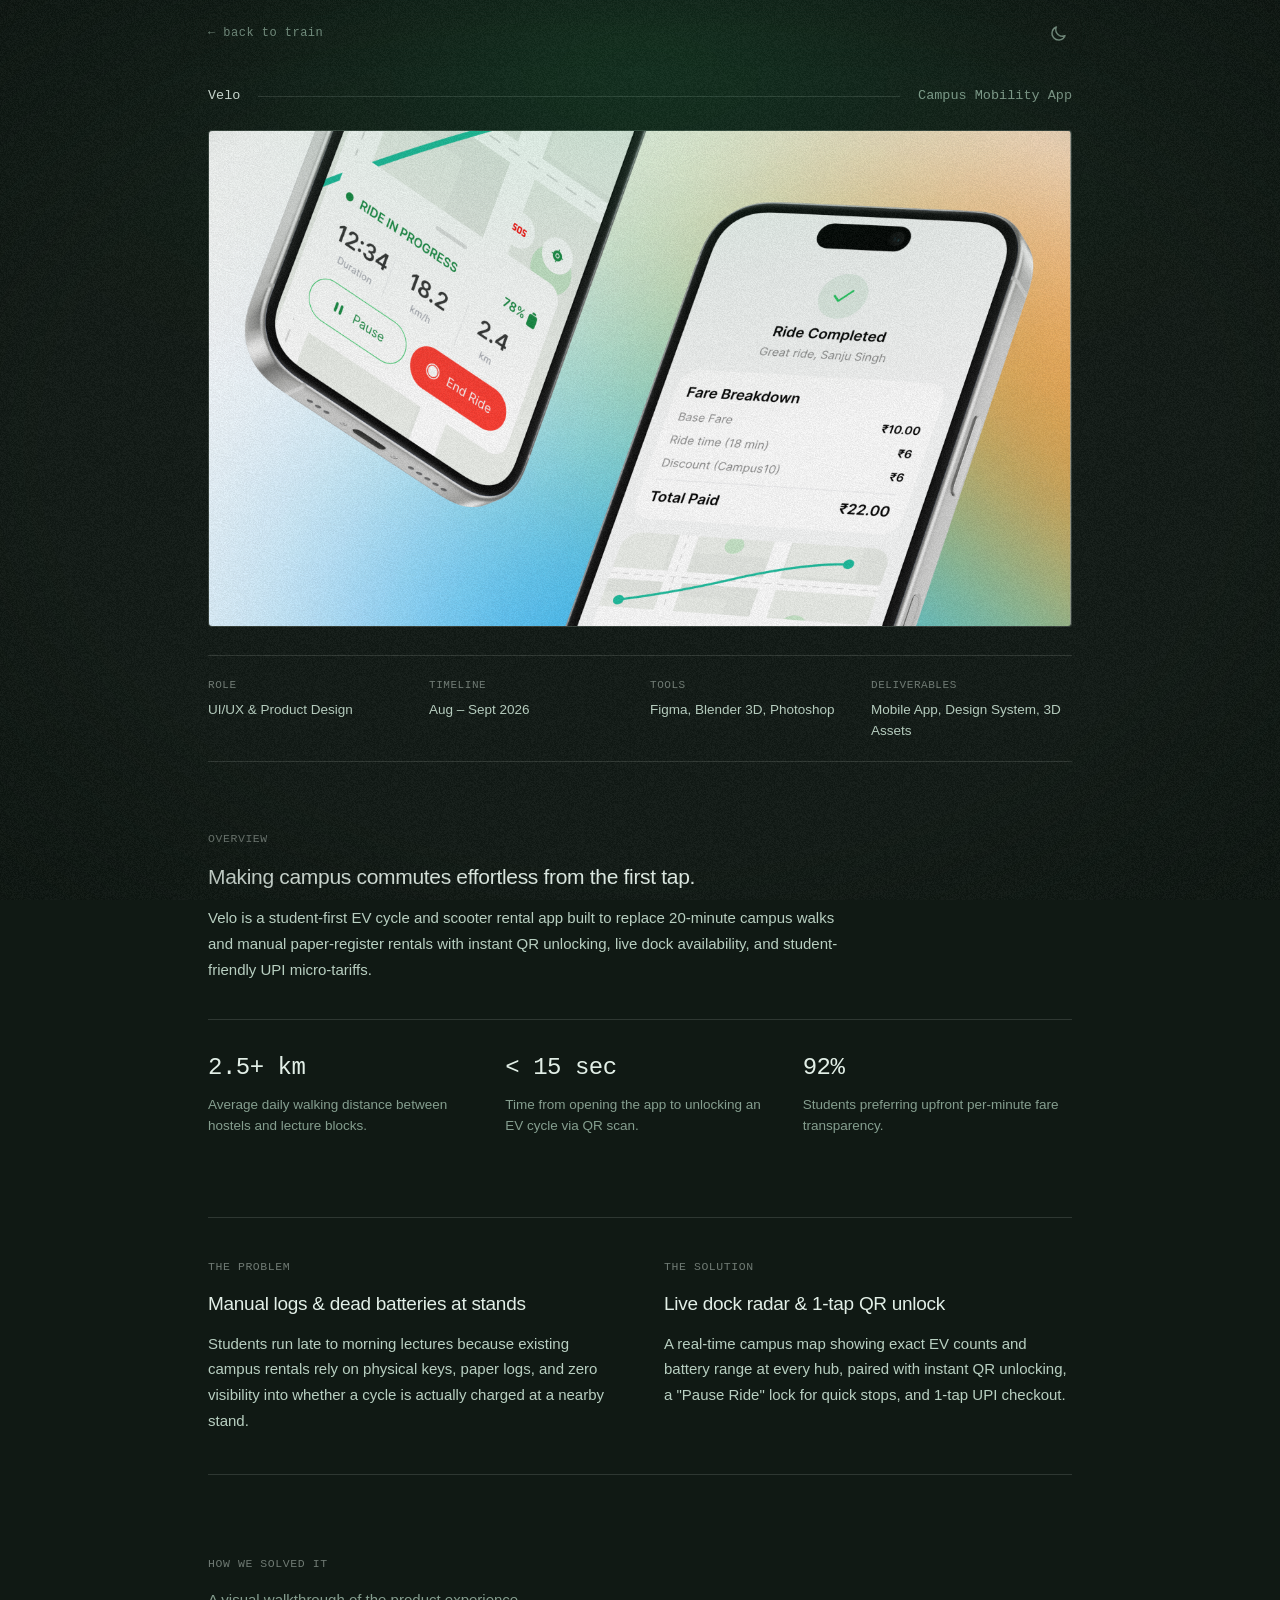
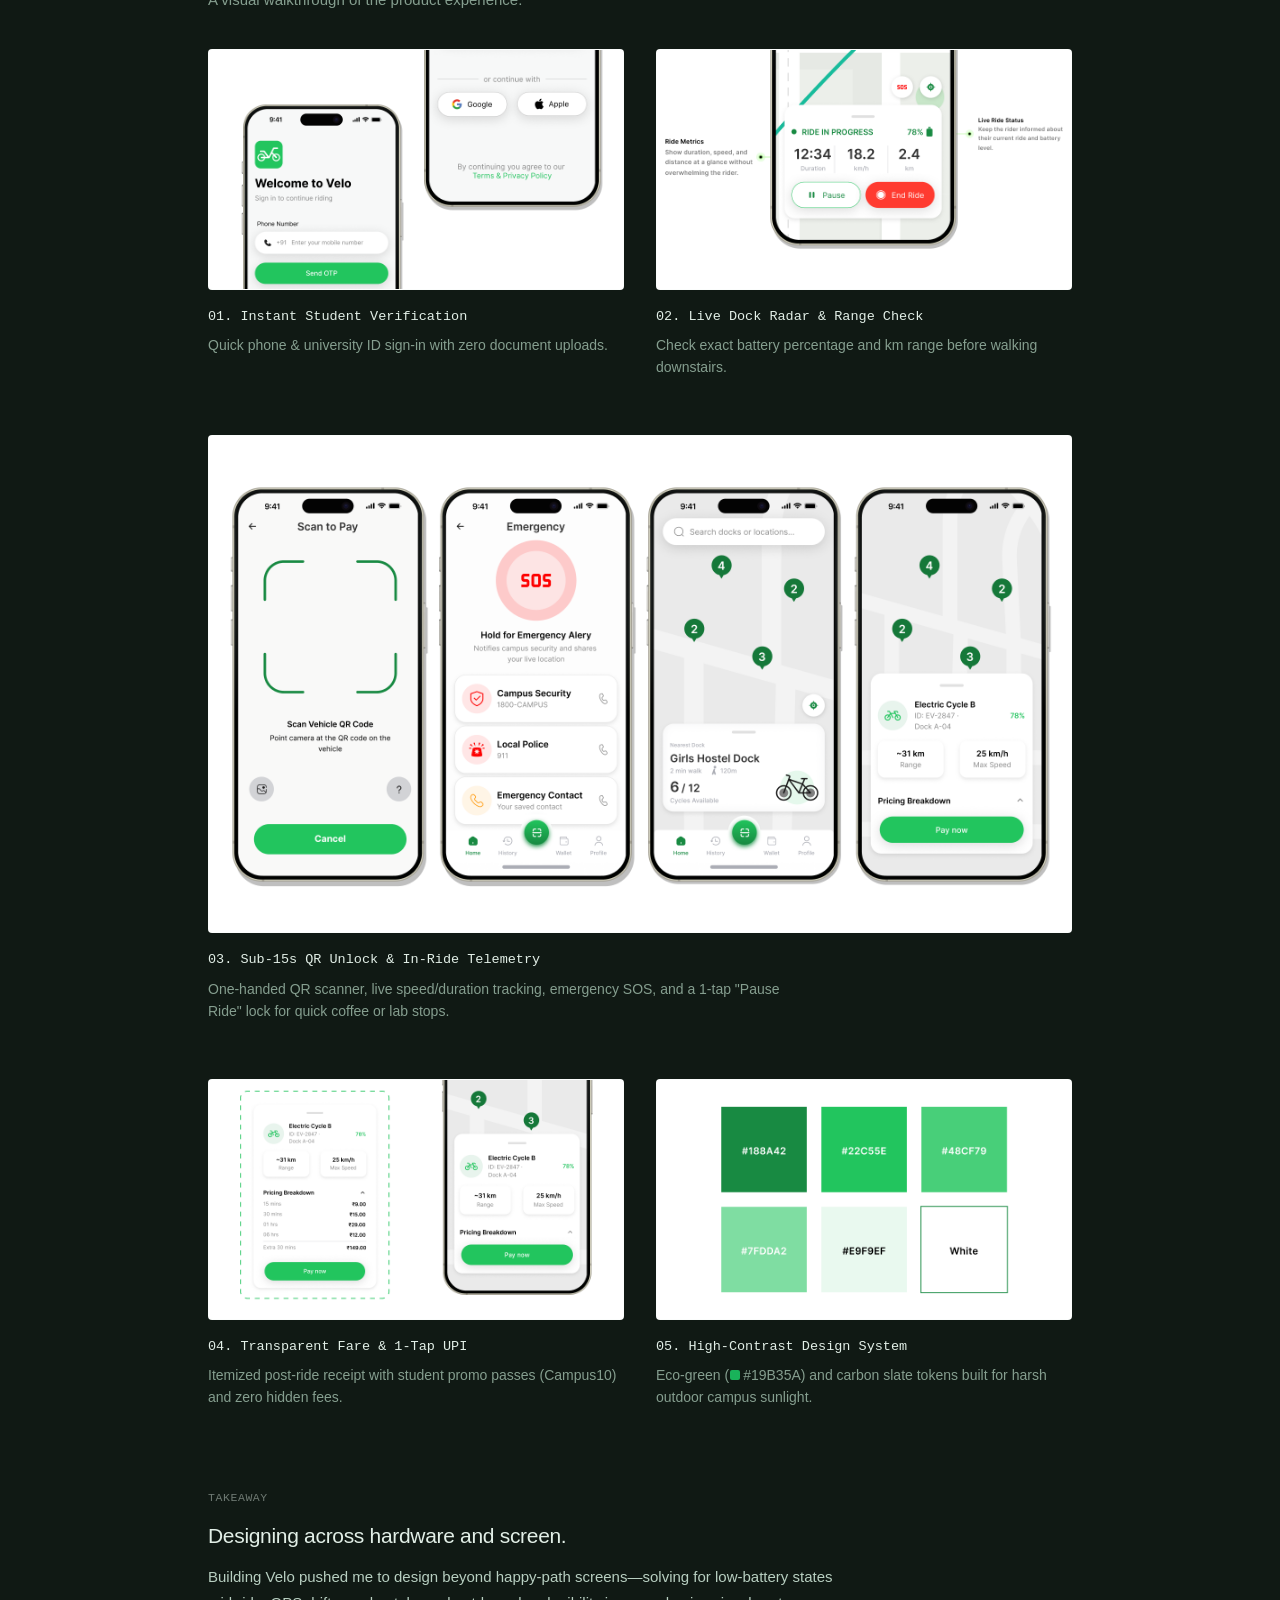
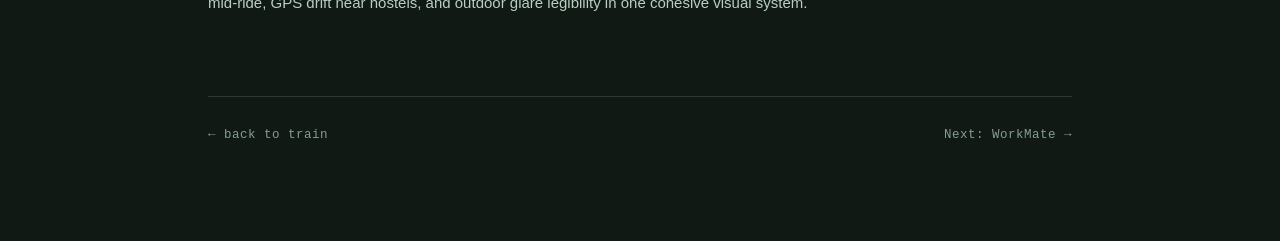
<file: velo.html>
<!DOCTYPE html>
<html lang="en">
<head>
  <meta charset="UTF-8" />
  <meta name="viewport" content="width=device-width, initial-scale=1.0" />
  <title>Velo — Campus Mobility App</title>
  <style>
    :root {
      --bg: #E5EDE8;
      --text: #111C16;
      --text-body: #27382F;
      --text-muted: #4D6156;
      --text-faint: rgba(17, 28, 22, 0.48);
      --border: rgba(17, 28, 22, 0.15);
      --surface: rgba(17, 28, 22, 0.04);
      --accent: #19B35A;
      --mono: ui-monospace, SFMono-Regular, "SF Mono", Menlo, Consolas, monospace;
      --sans: -apple-system, BlinkMacSystemFont, "Segoe UI", Roboto, sans-serif;
    }

    body.is-night-theme {
      --bg: #101914;
      --text: #E2EFE7;
      --text-body: #B8CFC1;
      --text-muted: #859E8F;
      --text-faint: rgba(226, 239, 231, 0.45);
      --border: rgba(226, 239, 231, 0.14);
      --surface: rgba(226, 239, 231, 0.04);
    }

    * {
      box-sizing: border-box;
      margin: 0;
      padding: 0;
    }

    html {
      scroll-behavior: smooth;
    }

    body {
      background-color: var(--bg);
      color: var(--text);
      font-family: var(--sans);
      -webkit-font-smoothing: antialiased;
      transition: background-color 0.35s ease, color 0.35s ease;
      line-height: 1.65;
      min-height: 100vh;
    }

    /* ======================================================================
       TRAIN SCENE ATMOSPHERE SHADE (GLOW + VIGNETTE + FILM GRAIN)
       ====================================================================== */
    .atmosphere-overlay {
      position: fixed;
      inset: 0;
      pointer-events: none;
      z-index: 30;
      overflow: hidden;
    }

    .warm-glow {
      position: absolute;
      inset: 0;
      background: radial-gradient(
        ellipse 62% 44% at 50% 8%,
        rgba(25, 179, 90, 0.15) 0%,
        rgba(72, 207, 121, 0.05) 55%,
        rgba(17, 28, 22, 0) 100%
      );
      transition: opacity 0.4s ease;
    }

    body.is-night-theme .warm-glow {
      background: radial-gradient(
        ellipse 60% 42% at 50% 8%,
        rgba(25, 179, 90, 0.14) 0%,
        rgba(20, 92, 54, 0.05) 55%,
        rgba(10, 18, 13, 0) 100%
      );
    }

    .cinematic-vignette {
      position: absolute;
      inset: 0;
      background: radial-gradient(
        ellipse 82% 82% at 50% 50%,
        rgba(17, 28, 22, 0) 60%,
        rgba(17, 28, 22, 0.14) 100%
      );
    }

    body.is-night-theme .cinematic-vignette {
      background: radial-gradient(
        ellipse 80% 80% at 50% 50%,
        rgba(6, 12, 9, 0) 58%,
        rgba(6, 12, 9, 0.48) 100%
      );
    }

    #grainLayer {
      position: absolute;
      inset: 0;
      opacity: 0.045;
      background-repeat: repeat;
      background-size: 128px 128px;
    }

    /* ======================================================================
       TOP BAR
       ====================================================================== */
    .topbar {
      position: sticky;
      top: 0;
      z-index: 20;
      display: flex;
      align-items: center;
      justify-content: space-between;
      max-width: 920px;
      margin: 0 auto;
      padding: 20px 28px;
      background: color-mix(in srgb, var(--bg) 88%, transparent);
      backdrop-filter: blur(10px);
      -webkit-backdrop-filter: blur(10px);
    }

    .back-link {
      font-family: var(--mono);
      font-size: 12px;
      letter-spacing: 0.04em;
      color: var(--text-muted);
      text-decoration: none;
      transition: color 0.2s ease, transform 0.2s ease;
      display: inline-flex;
      align-items: center;
      gap: 6px;
    }

    .back-link:hover {
      color: var(--text);
      transform: translate3d(-2px, 0, 0);
    }

    .theme-toggle {
      appearance: none;
      border: none;
      background: transparent;
      color: var(--text-muted);
      cursor: pointer;
      padding: 4px;
      display: inline-flex;
      align-items: center;
      justify-content: center;
      transition: color 0.2s ease, transform 0.2s ease;
    }

    .theme-toggle:hover {
      color: var(--text);
      transform: scale(1.06);
    }

    .theme-toggle svg {
      width: 19px;
      height: 19px;
      display: block;
    }

    /* ======================================================================
       MAIN CONTENT
       ====================================================================== */
    .case-study {
      position: relative;
      z-index: 10;
      max-width: 920px;
      margin: 0 auto;
      padding: 20px 28px 96px;
    }

    /* Simple Single-Line Minimalist Header (Matches Work Section) */
    .cs-title-line {
      display: flex;
      align-items: center;
      gap: 18px;
      margin-bottom: 24px;
      font-family: var(--mono);
      font-size: 13.5px;
      line-height: 1.4;
    }

    .cs-title-name {
      font-size: 13.5px;
      font-weight: 500;
      color: var(--text);
      white-space: nowrap;
    }

    .cs-title-rule {
      flex: 1;
      height: 1px;
      min-width: 24px;
      background-color: var(--border);
    }

    .cs-title-sub {
      color: var(--text-muted);
      white-space: nowrap;
    }

    /* Hero Image First */
    .hero-frame {
      width: 100%;
      margin-bottom: 28px;
      border: 1px solid var(--border);
      border-radius: 4px;
      overflow: hidden;
      background: var(--surface);
    }

    .hero-frame img {
      width: 100%;
      height: auto;
      display: block;
    }

    /* Metadata Strip Below Image */
    .meta-grid {
      display: grid;
      grid-template-columns: repeat(4, 1fr);
      gap: 20px;
      padding: 20px 0;
      margin-bottom: 68px;
      border-top: 1px solid var(--border);
      border-bottom: 1px solid var(--border);
    }

    .meta-label {
      font-family: var(--mono);
      font-size: 11px;
      letter-spacing: 0.05em;
      text-transform: uppercase;
      color: var(--text-faint);
      margin-bottom: 6px;
    }

    .meta-value {
      font-size: 13.5px;
      color: var(--text-body);
      line-height: 1.5;
    }

    /* Sections */
    .cs-section {
      margin-bottom: 80px;
    }

    .section-index {
      font-family: var(--mono);
      font-size: 11.5px;
      letter-spacing: 0.05em;
      text-transform: uppercase;
      color: var(--text-faint);
      margin-bottom: 14px;
      display: block;
    }

    .section-heading {
      font-size: 21px;
      font-weight: 500;
      letter-spacing: -0.015em;
      line-height: 1.35;
      color: var(--text);
      margin-bottom: 14px;
    }

    .section-copy {
      font-size: 15px;
      color: var(--text-body);
      max-width: 640px;
      line-height: 1.72;
    }

    /* Stats Row */
    .stats-grid {
      display: grid;
      grid-template-columns: repeat(3, 1fr);
      gap: 28px;
      margin-top: 36px;
      padding-top: 28px;
      border-top: 1px solid var(--border);
    }

    .stat-num {
      font-family: var(--mono);
      font-size: 24px;
      font-weight: 500;
      color: var(--text);
      margin-bottom: 8px;
      letter-spacing: -0.02em;
    }

    .stat-desc {
      font-size: 13.5px;
      color: var(--text-muted);
      line-height: 1.55;
    }

    /* Problem & Solution Two-Column Split */
    .two-col-split {
      display: grid;
      grid-template-columns: 1fr 1fr;
      gap: 48px;
      padding: 40px 0;
      border-top: 1px solid var(--border);
      border-bottom: 1px solid var(--border);
    }

    .two-col-split .section-heading {
      font-size: 19px;
    }

    /* Visual Walkthrough (2-col -> Full -> 2-col) */
    .walkthrough-intro {
      font-size: 15px;
      color: var(--text-muted);
      margin-bottom: 36px;
    }

    .step-row-two {
      display: grid;
      grid-template-columns: 1fr 1fr;
      gap: 32px;
      margin-bottom: 56px;
    }

    .step-row-full {
      margin-bottom: 56px;
    }

    .step-figure {
      display: flex;
      flex-direction: column;
    }

    .step-img-wrap {
      width: 100%;
      border: 1px solid var(--border);
      border-radius: 4px;
      overflow: hidden;
      background: #FFFFFF;
      margin-bottom: 16px;
    }

    .step-img-wrap img {
      width: 100%;
      height: auto;
      display: block;
    }

    .step-title {
      font-family: var(--mono);
      font-size: 13.5px;
      font-weight: 500;
      color: var(--text);
      margin-bottom: 6px;
    }

    .step-desc {
      font-size: 14px;
      color: var(--text-muted);
      line-height: 1.6;
      max-width: 580px;
    }

    .color-swatch {
      display: inline-block;
      width: 10px;
      height: 10px;
      border-radius: 2px;
      background-color: var(--accent);
      vertical-align: middle;
      margin: 0 3px 2px 1px;
    }

    /* Footer */
    .cs-footer {
      display: flex;
      align-items: center;
      justify-content: space-between;
      padding-top: 28px;
      border-top: 1px solid var(--border);
      margin-top: 24px;
    }

    .footer-nav-link {
      font-family: var(--mono);
      font-size: 12.5px;
      letter-spacing: 0.04em;
      color: var(--text-muted);
      text-decoration: none;
      transition: color 0.2s ease;
    }

    .footer-nav-link:hover {
      color: var(--text);
    }

    /* Responsive */
    @media (max-width: 760px) {
      .topbar {
        padding: 16px 20px;
      }
      .case-study {
        padding: 16px 20px 72px;
      }
      .cs-title-line {
        flex-wrap: wrap;
        gap: 4px 12px;
      }
      .cs-title-rule {
        display: none;
      }
      .cs-title-sub {
        width: 100%;
        font-size: 12.5px;
      }
      .meta-grid {
        grid-template-columns: repeat(2, 1fr);
        gap: 18px 16px;
      }
      .stats-grid,
      .two-col-split,
      .step-row-two {
        grid-template-columns: 1fr;
        gap: 32px;
      }
      .cs-section {
        margin-bottom: 60px;
      }
    }
    body {
      transition: opacity 0.16s ease;
    }

    body.page-leaving {
      opacity: 0;
    }

    body.page-entering {
      opacity: 0;
    }
  </style>
  <script src="audio.js" defer></script>
</head>
<body>

  <!-- TRAIN-MATCHED ATMOSPHERE SHADE -->
  <div class="atmosphere-overlay" aria-hidden="true">
    <div class="warm-glow"></div>
    <div class="cinematic-vignette"></div>
    <div id="grainLayer"></div>
  </div>

  <header class="topbar">
    <a class="back-link" href="index.html">&larr; back to train</a>
    <button id="themeToggleBtn" class="theme-toggle" type="button" aria-label="Toggle Day / Night Theme" title="Switch theme (or press N)">
      <svg viewBox="0 0 24 24" fill="none" stroke="currentColor" stroke-width="1.75" stroke-linecap="round" stroke-linejoin="round" aria-hidden="true">
        <g id="iconSun">
          <circle cx="12" cy="12" r="4.2"/>
          <line x1="12" y1="2.5" x2="12" y2="5.0"/>
          <line x1="12" y1="19.0" x2="12" y2="21.5"/>
          <line x1="4.22" y1="4.22" x2="5.98" y2="5.98"/>
          <line x1="18.02" y1="18.02" x2="19.78" y2="19.78"/>
          <line x1="2.5" y1="12" x2="5.0" y2="12"/>
          <line x1="19.0" y1="12" x2="21.5" y2="12"/>
          <line x1="4.22" y1="19.78" x2="5.98" y2="18.02"/>
          <line x1="18.02" y1="5.98" x2="19.78" y2="4.22"/>
        </g>
        <g id="iconMoon" style="display: none;">
          <path d="M20.2 14.8A8.5 8.5 0 0 1 9.2 3.8a8.5 8.5 0 1 0 11 11z"/>
        </g>
      </svg>
    </button>
  </header>

  <main class="case-study">
    <!-- SIMPLE SINGLE-LINE TITLE -->
    <div class="cs-title-line">
      <h1 class="cs-title-name">Velo</h1>
      <span class="cs-title-rule" aria-hidden="true"></span>
      <span class="cs-title-sub">Campus Mobility App</span>
    </div>

    <!-- HERO IMAGE ON TOP -->
    <div class="hero-frame">
      <img src="images/velo.png" alt="Velo campus mobility app preview" />
    </div>

    <!-- ROLE / TIMELINE / TOOLS / DELIVERABLES BELOW IMAGE -->
    <div class="meta-grid">
      <div>
        <div class="meta-label">Role</div>
        <div class="meta-value">UI/UX &amp; Product Design</div>
      </div>
      <div>
        <div class="meta-label">Timeline</div>
        <div class="meta-value">Aug – Sept 2026</div>
      </div>
      <div>
        <div class="meta-label">Tools</div>
        <div class="meta-value">Figma, Blender 3D, Photoshop</div>
      </div>
      <div>
        <div class="meta-label">Deliverables</div>
        <div class="meta-value">Mobile App, Design System, 3D Assets</div>
      </div>
    </div>

    <!-- OVERVIEW -->
    <section class="cs-section">
      <span class="section-index">Overview</span>
      <h2 class="section-heading">Making campus commutes effortless from the first tap.</h2>
      <p class="section-copy">
        Velo is a student-first EV cycle and scooter rental app built to replace 20-minute campus walks and manual paper-register rentals with instant QR unlocking, live dock availability, and student-friendly UPI micro-tariffs.
      </p>

      <div class="stats-grid">
        <div>
          <div class="stat-num">2.5+ km</div>
          <p class="stat-desc">Average daily walking distance between hostels and lecture blocks.</p>
        </div>
        <div>
          <div class="stat-num">&lt; 15 sec</div>
          <p class="stat-desc">Time from opening the app to unlocking an EV cycle via QR scan.</p>
        </div>
        <div>
          <div class="stat-num">92%</div>
          <p class="stat-desc">Students preferring upfront per-minute fare transparency.</p>
        </div>
      </div>
    </section>

    <!-- 02 // PROBLEM & SOLUTION -->
    <section class="cs-section">
      <div class="two-col-split">
        <div>
          <span class="section-index">The Problem</span>
          <h2 class="section-heading">Manual logs &amp; dead batteries at stands</h2>
          <p class="section-copy">
            Students run late to morning lectures because existing campus rentals rely on physical keys, paper logs, and zero visibility into whether a cycle is actually charged at a nearby stand.
          </p>
        </div>
        <div>
          <span class="section-index">The Solution</span>
          <h2 class="section-heading">Live dock radar &amp; 1-tap QR unlock</h2>
          <p class="section-copy">
            A real-time campus map showing exact EV counts and battery range at every hub, paired with instant QR unlocking, a "Pause Ride" lock for quick stops, and 1-tap UPI checkout.
          </p>
        </div>
      </div>
    </section>

    <!-- HOW WE SOLVED IT -->
    <section class="cs-section">
      <span class="section-index">How We Solved It</span>
      <p class="walkthrough-intro">A visual walkthrough of the product experience.</p>

      <!-- Steps 01 & 02 -->
      <div class="step-row-two">
        <figure class="step-figure">
          <div class="step-img-wrap">
            <img src="images/velo1.png" alt="Step 01 Instant Student Verification" loading="lazy" />
          </div>
          <figcaption>
            <div class="step-title">01. Instant Student Verification</div>
            <p class="step-desc">Quick phone &amp; university ID sign-in with zero document uploads.</p>
          </figcaption>
        </figure>

        <figure class="step-figure">
          <div class="step-img-wrap">
            <img src="images/Velo2.png" alt="Step 02 Live Dock Radar and Range Check" loading="lazy" />
          </div>
          <figcaption>
            <div class="step-title">02. Live Dock Radar &amp; Range Check</div>
            <p class="step-desc">Check exact battery percentage and km range before walking downstairs.</p>
          </figcaption>
        </figure>
      </div>

      <!-- Step 03 -->
      <div class="step-row-full">
        <figure class="step-figure">
          <div class="step-img-wrap">
            <img src="images/velo3.png" alt="Step 03 Sub-15s QR Unlock and In-Ride Telemetry" loading="lazy" />
          </div>
          <figcaption>
            <div class="step-title">03. Sub-15s QR Unlock &amp; In-Ride Telemetry</div>
            <p class="step-desc">One-handed QR scanner, live speed/duration tracking, emergency SOS, and a 1-tap "Pause Ride" lock for quick coffee or lab stops.</p>
          </figcaption>
        </figure>
      </div>

      <!-- Steps 04 & 05 -->
      <div class="step-row-two" style="margin-bottom: 0;">
        <figure class="step-figure">
          <div class="step-img-wrap">
            <img src="images/velo4.png" alt="Step 04 Transparent Fare and 1-Tap UPI" loading="lazy" />
          </div>
          <figcaption>
            <div class="step-title">04. Transparent Fare &amp; 1-Tap UPI</div>
            <p class="step-desc">Itemized post-ride receipt with student promo passes (Campus10) and zero hidden fees.</p>
          </figcaption>
        </figure>

        <figure class="step-figure">
          <div class="step-img-wrap">
            <img src="images/velo5.png" alt="Step 05 High-Contrast Design System" loading="lazy" />
          </div>
          <figcaption>
            <div class="step-title">05. High-Contrast Design System</div>
            <p class="step-desc">Eco-green (<span class="color-swatch" aria-hidden="true"></span>#19B35A) and carbon slate tokens built for harsh outdoor campus sunlight.</p>
          </figcaption>
        </figure>
      </div>
    </section>

    <!-- TAKEAWAY -->
    <section class="cs-section">
      <span class="section-index">Takeaway</span>
      <h2 class="section-heading">Designing across hardware and screen.</h2>
      <p class="section-copy">
        Building Velo pushed me to design beyond happy-path screens—solving for low-battery states mid-ride, GPS drift near hostels, and outdoor glare legibility in one cohesive visual system.
      </p>
    </section>

    <!-- FOOTER -->
    <footer class="cs-footer">
      <a class="footer-nav-link" href="index.html">&larr; back to train</a>
      <a class="footer-nav-link" href="workmate.html">Next: WorkMate &rarr;</a>
    </footer>
  </main>

  <script>
    (function () {
      const THEME_STORAGE_KEY = 'train-theme-mode';
      const btn = document.getElementById('themeToggleBtn');
      const iconSun = document.getElementById('iconSun');
      const iconMoon = document.getElementById('iconMoon');

      function isNightByClock() {
        const h = new Date().getHours();
        return h >= 18 || h < 6;
      }

      function getSavedTheme() {
        try { return localStorage.getItem(THEME_STORAGE_KEY); } catch (_) { return null; }
      }

      function saveTheme(night) {
        try { localStorage.setItem(THEME_STORAGE_KEY, night ? 'night' : 'day'); } catch (_) {}
      }

      const saved = getSavedTheme();
      let isNight = saved === 'night' ? true : saved === 'day' ? false : isNightByClock();

      function applyTheme() {
        document.body.classList.toggle('is-night-theme', isNight);
        iconSun.style.display = isNight ? 'none' : 'block';
        iconMoon.style.display = isNight ? 'block' : 'none';
      }

      function toggleTheme() {
        isNight = !isNight;
        saveTheme(isNight);
        applyTheme();
      }

      btn.addEventListener('click', toggleTheme);

      window.addEventListener('keydown', function (e) {
        if (e.key === 'n' || e.key === 'N') {
          toggleTheme();
        }
      });

      applyTheme();

      // Lightweight static 128x128 film grain matching the main train scene
      const grainLayer = document.getElementById('grainLayer');
      const offCanvas = document.createElement('canvas');
      offCanvas.width = 128;
      offCanvas.height = 128;
      const ctx = offCanvas.getContext('2d');
      if (ctx && grainLayer) {
        const imgData = ctx.createImageData(128, 128);
        const data = imgData.data;
        for (let i = 0; i < data.length; i += 4) {
          const v = (Math.random() * 255) | 0;
          data[i] = v;
          data[i + 1] = v;
          data[i + 2] = v;
          data[i + 3] = 255;
        }
        ctx.putImageData(imgData, 0, 0);
        grainLayer.style.backgroundImage = `url(${offCanvas.toDataURL()})`;
      }
    })();
  </script>
</body>
</html>
</file>
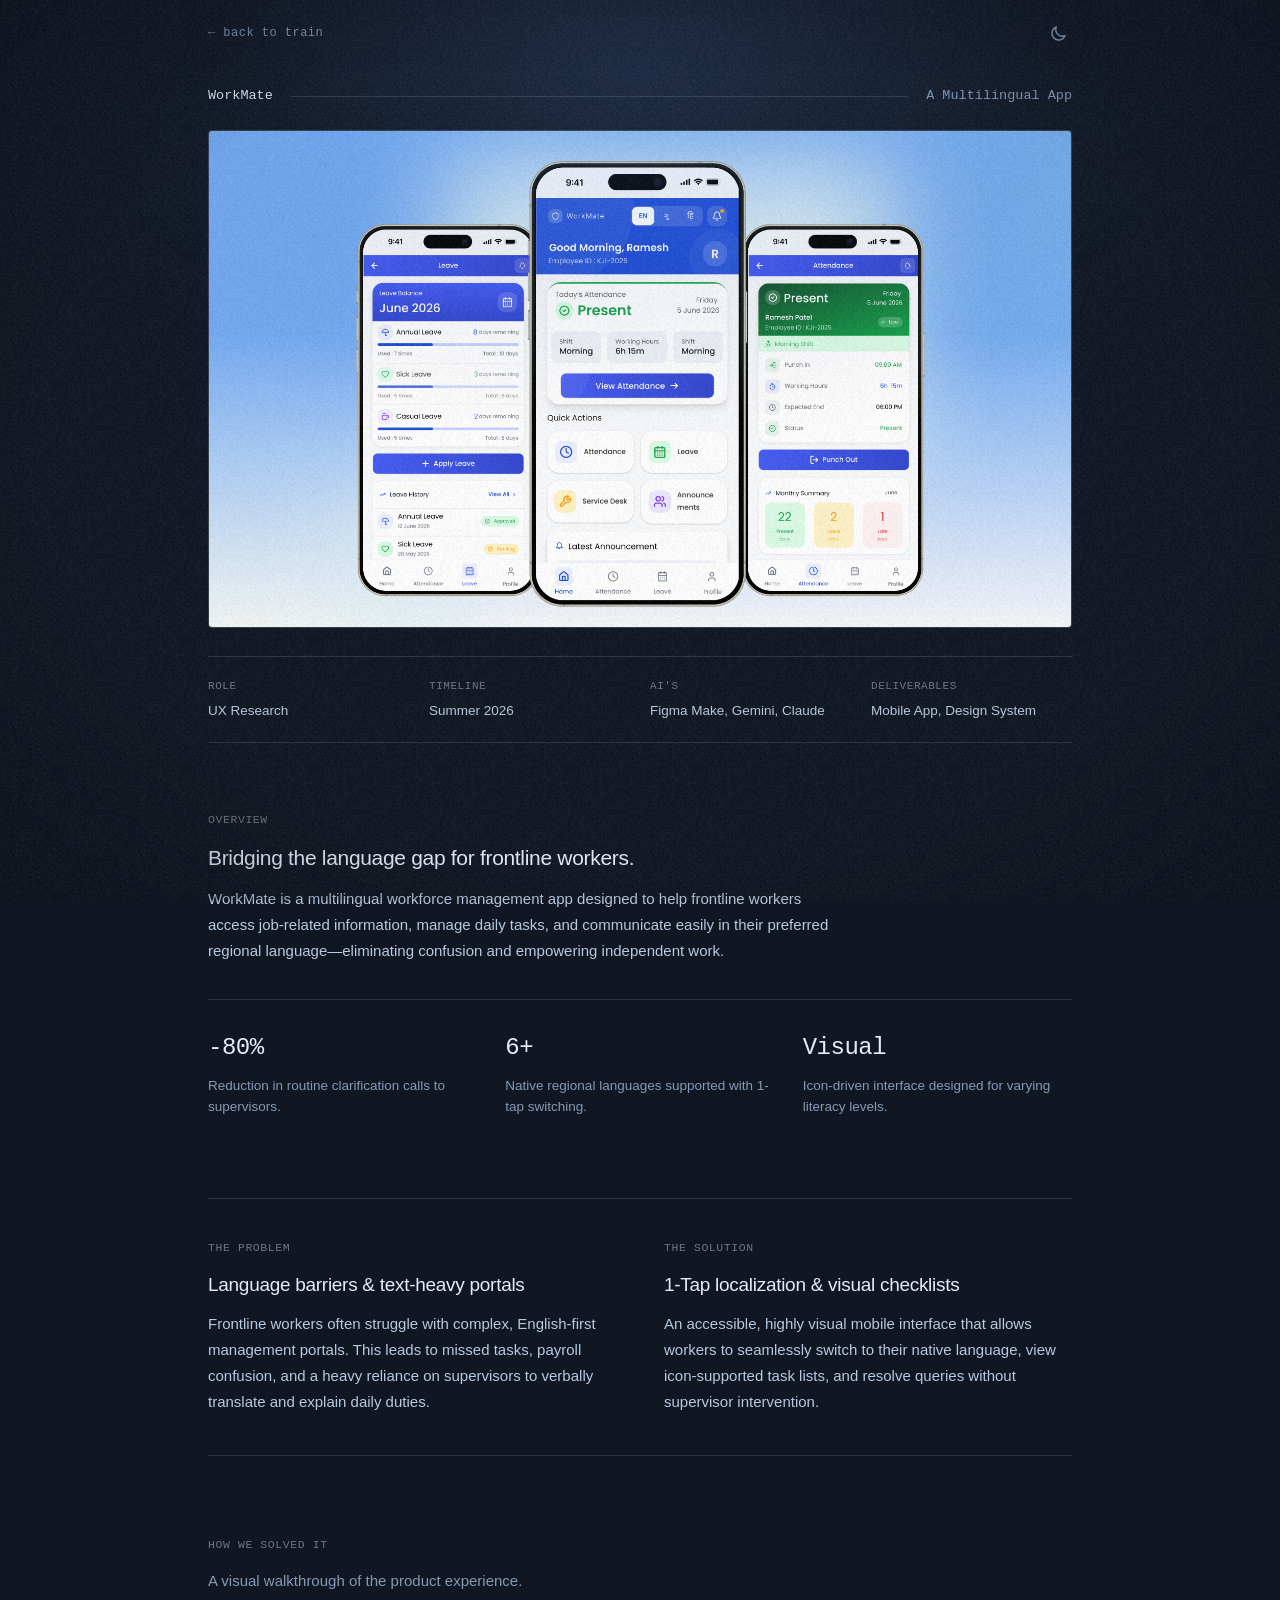
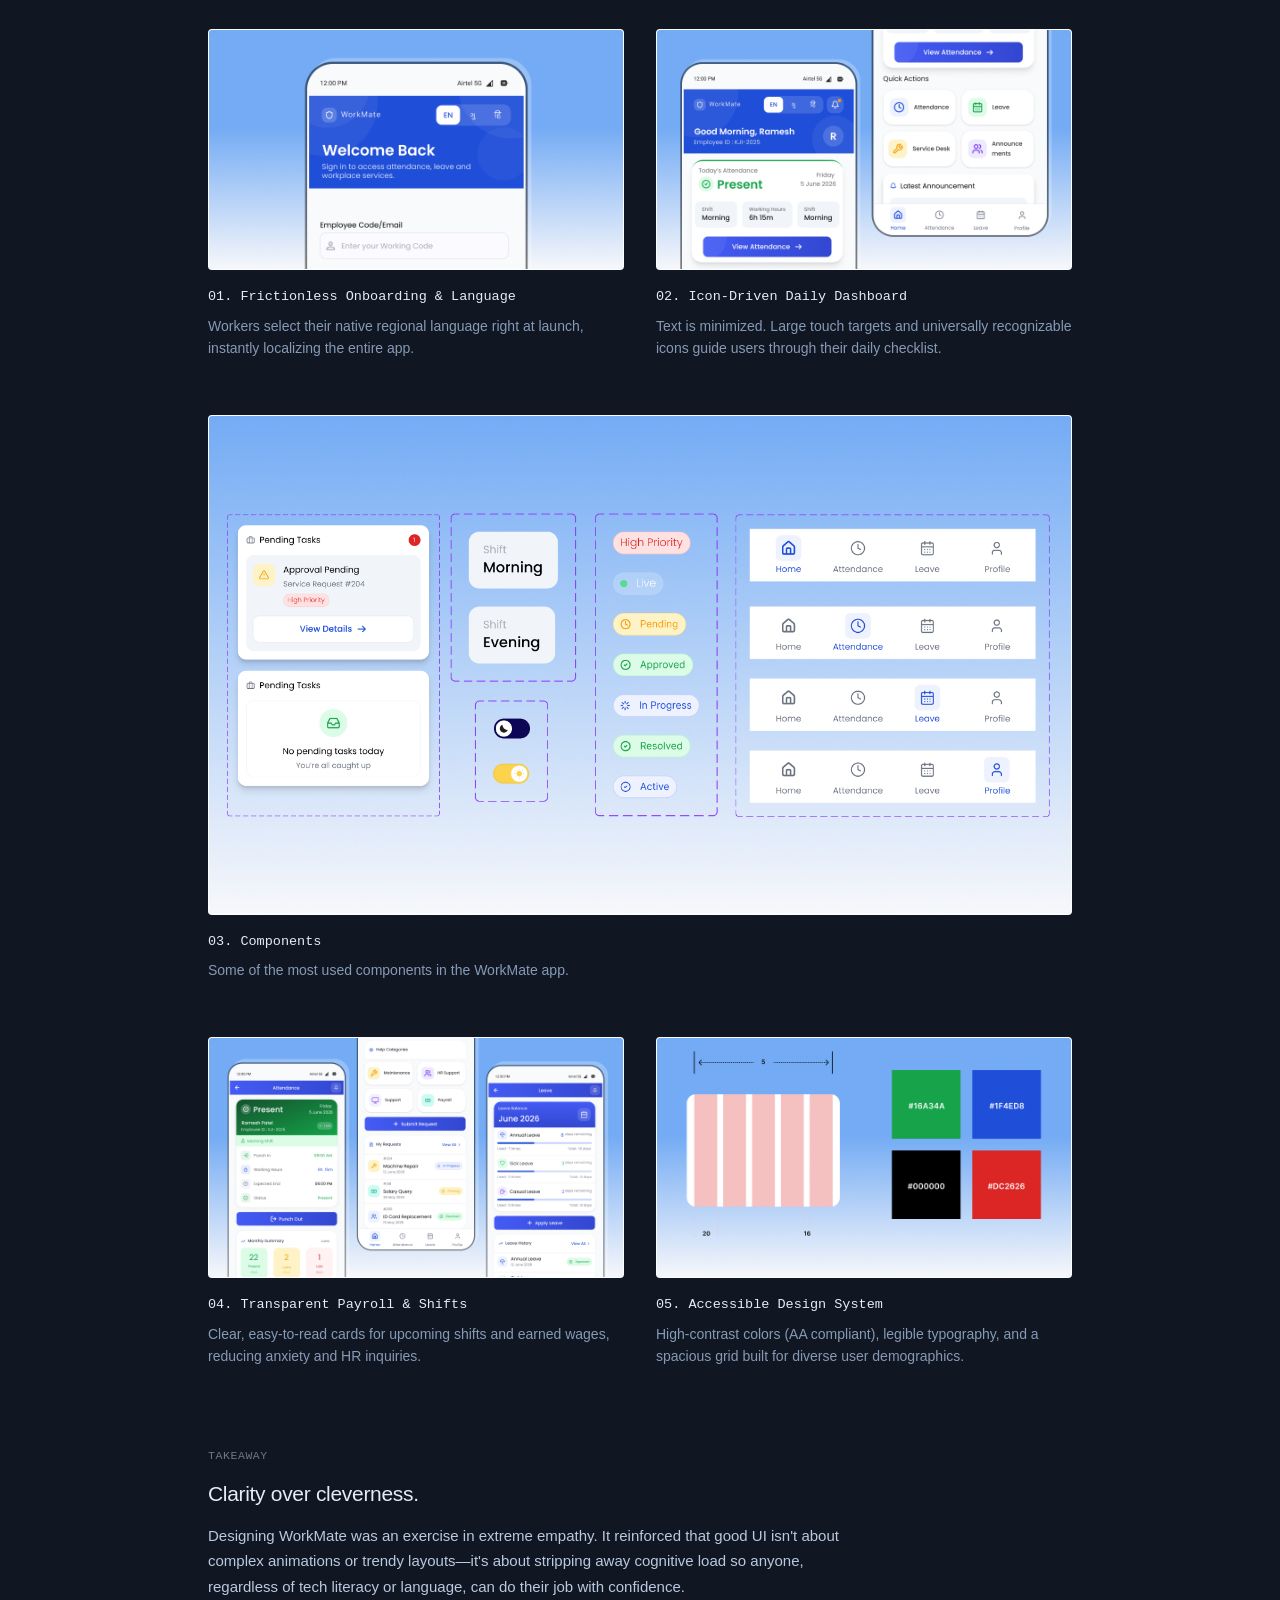
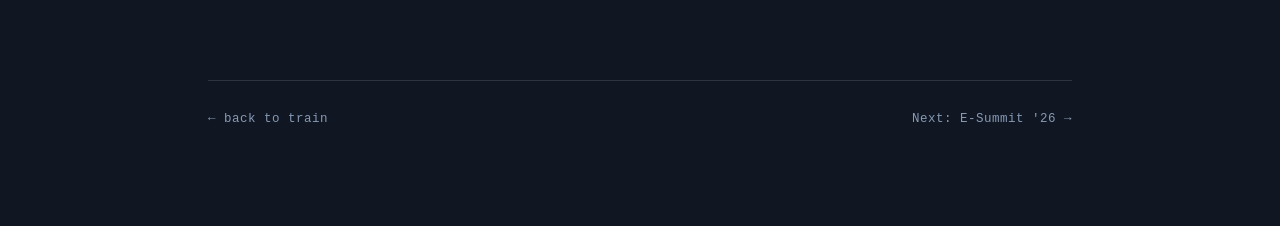
<file: workmate.html>
<!DOCTYPE html>
<html lang="en">
<head>
  <meta charset="UTF-8" />
  <meta name="viewport" content="width=device-width, initial-scale=1.0" />
  <title>WorkMate — A Multilingual App</title>
  <style>
    :root {
      --bg: #E6EEF7;
      --text: #111824;
      --text-body: #263245;
      --text-muted: #4E5D75;
      --text-faint: rgba(17, 24, 36, 0.48);
      --border: rgba(17, 24, 36, 0.15);
      --surface: rgba(17, 24, 36, 0.04);
      --mono: ui-monospace, SFMono-Regular, "SF Mono", Menlo, Consolas, monospace;
      --sans: -apple-system, BlinkMacSystemFont, "Segoe UI", Roboto, sans-serif;
    }

    body.is-night-theme {
      --bg: #101622;
      --text: #E3ECF8;
      --text-body: #B9C9DF;
      --text-muted: #869AB5;
      --text-faint: rgba(227, 236, 248, 0.45);
      --border: rgba(227, 236, 248, 0.14);
      --surface: rgba(227, 236, 248, 0.04);
    }

    * {
      box-sizing: border-box;
      margin: 0;
      padding: 0;
    }

    html {
      scroll-behavior: smooth;
    }

    body {
      background-color: var(--bg);
      color: var(--text);
      font-family: var(--sans);
      -webkit-font-smoothing: antialiased;
      transition: background-color 0.35s ease, color 0.35s ease;
      line-height: 1.65;
      min-height: 100vh;
    }

    /* ======================================================================
       TRAIN SCENE ATMOSPHERE SHADE (GLOW + VIGNETTE + FILM GRAIN)
       ====================================================================== */
    .atmosphere-overlay {
      position: fixed;
      inset: 0;
      pointer-events: none;
      z-index: 30;
      overflow: hidden;
    }

    .warm-glow {
      position: absolute;
      inset: 0;
      background: radial-gradient(
        ellipse 62% 44% at 50% 8%,
        rgba(116, 174, 250, 0.24) 0%,
        rgba(133, 184, 250, 0.07) 55%,
        rgba(17, 24, 36, 0) 100%
      );
      transition: opacity 0.4s ease;
    }

    body.is-night-theme .warm-glow {
      background: radial-gradient(
        ellipse 60% 42% at 50% 8%,
        rgba(86, 148, 240, 0.16) 0%,
        rgba(38, 74, 140, 0.05) 55%,
        rgba(10, 14, 24, 0) 100%
      );
    }

    .cinematic-vignette {
      position: absolute;
      inset: 0;
      background: radial-gradient(
        ellipse 82% 82% at 50% 50%,
        rgba(17, 24, 36, 0) 60%,
        rgba(17, 24, 36, 0.14) 100%
      );
    }

    body.is-night-theme .cinematic-vignette {
      background: radial-gradient(
        ellipse 80% 80% at 50% 50%,
        rgba(6, 10, 18, 0) 58%,
        rgba(6, 10, 18, 0.48) 100%
      );
    }

    #grainLayer {
      position: absolute;
      inset: 0;
      opacity: 0.045;
      background-repeat: repeat;
      background-size: 128px 128px;
    }

    /* ======================================================================
       TOP BAR
       ====================================================================== */
    .topbar {
      position: sticky;
      top: 0;
      z-index: 20;
      display: flex;
      align-items: center;
      justify-content: space-between;
      max-width: 920px;
      margin: 0 auto;
      padding: 20px 28px;
      background: color-mix(in srgb, var(--bg) 88%, transparent);
      backdrop-filter: blur(10px);
      -webkit-backdrop-filter: blur(10px);
    }

    .back-link {
      font-family: var(--mono);
      font-size: 12px;
      letter-spacing: 0.04em;
      color: var(--text-muted);
      text-decoration: none;
      transition: color 0.2s ease, transform 0.2s ease;
      display: inline-flex;
      align-items: center;
      gap: 6px;
    }

    .back-link:hover {
      color: var(--text);
      transform: translate3d(-2px, 0, 0);
    }

    .theme-toggle {
      appearance: none;
      border: none;
      background: transparent;
      color: var(--text-muted);
      cursor: pointer;
      padding: 4px;
      display: inline-flex;
      align-items: center;
      justify-content: center;
      transition: color 0.2s ease, transform 0.2s ease;
    }

    .theme-toggle:hover {
      color: var(--text);
      transform: scale(1.06);
    }

    .theme-toggle svg {
      width: 19px;
      height: 19px;
      display: block;
    }

    /* ======================================================================
       MAIN CONTENT
       ====================================================================== */
    .case-study {
      position: relative;
      z-index: 10;
      max-width: 920px;
      margin: 0 auto;
      padding: 20px 28px 96px;
    }

    /* Simple Single-Line Minimalist Header */
    .cs-title-line {
      display: flex;
      align-items: center;
      gap: 18px;
      margin-bottom: 24px;
      font-family: var(--mono);
      font-size: 13.5px;
      line-height: 1.4;
    }

    .cs-title-name {
      font-size: 13.5px;
      font-weight: 500;
      color: var(--text);
      white-space: nowrap;
    }

    .cs-title-rule {
      flex: 1;
      height: 1px;
      min-width: 24px;
      background-color: var(--border);
    }

    .cs-title-sub {
      color: var(--text-muted);
      white-space: nowrap;
    }

    /* Hero Image First */
    .hero-frame {
      width: 100%;
      margin-bottom: 28px;
      border: 1px solid var(--border);
      border-radius: 4px;
      overflow: hidden;
      background: var(--surface);
    }

    .hero-frame img {
      width: 100%;
      height: auto;
      display: block;
    }

    /* Metadata Strip Below Image */
    .meta-grid {
      display: grid;
      grid-template-columns: repeat(4, 1fr);
      gap: 20px;
      padding: 20px 0;
      margin-bottom: 68px;
      border-top: 1px solid var(--border);
      border-bottom: 1px solid var(--border);
    }

    .meta-label {
      font-family: var(--mono);
      font-size: 11px;
      letter-spacing: 0.05em;
      text-transform: uppercase;
      color: var(--text-faint);
      margin-bottom: 6px;
    }

    .meta-value {
      font-size: 13.5px;
      color: var(--text-body);
      line-height: 1.5;
    }

    /* Sections */
    .cs-section {
      margin-bottom: 80px;
    }

    .section-index {
      font-family: var(--mono);
      font-size: 11.5px;
      letter-spacing: 0.05em;
      text-transform: uppercase;
      color: var(--text-faint);
      margin-bottom: 14px;
      display: block;
    }

    .section-heading {
      font-size: 21px;
      font-weight: 500;
      letter-spacing: -0.015em;
      line-height: 1.35;
      color: var(--text);
      margin-bottom: 14px;
    }

    .section-copy {
      font-size: 15px;
      color: var(--text-body);
      max-width: 640px;
      line-height: 1.72;
    }

    /* Stats Row */
    .stats-grid {
      display: grid;
      grid-template-columns: repeat(3, 1fr);
      gap: 28px;
      margin-top: 36px;
      padding-top: 28px;
      border-top: 1px solid var(--border);
    }

    .stat-num {
      font-family: var(--mono);
      font-size: 24px;
      font-weight: 500;
      color: var(--text);
      margin-bottom: 8px;
      letter-spacing: -0.02em;
    }

    .stat-desc {
      font-size: 13.5px;
      color: var(--text-muted);
      line-height: 1.55;
    }

    /* Problem & Solution Two-Column Split */
    .two-col-split {
      display: grid;
      grid-template-columns: 1fr 1fr;
      gap: 48px;
      padding: 40px 0;
      border-top: 1px solid var(--border);
      border-bottom: 1px solid var(--border);
    }

    .two-col-split .section-heading {
      font-size: 19px;
    }

    /* Visual Walkthrough (2-col -> Full -> 2-col) */
    .walkthrough-intro {
      font-size: 15px;
      color: var(--text-muted);
      margin-bottom: 36px;
    }

    .step-row-two {
      display: grid;
      grid-template-columns: 1fr 1fr;
      gap: 32px;
      margin-bottom: 56px;
    }

    .step-row-full {
      margin-bottom: 56px;
    }

    .step-figure {
      display: flex;
      flex-direction: column;
    }

    .step-img-wrap {
      width: 100%;
      border: 1px solid var(--border);
      border-radius: 4px;
      overflow: hidden;
      background: #FFFFFF;
      margin-bottom: 16px;
    }

    .step-img-wrap img {
      width: 100%;
      height: auto;
      display: block;
    }

    .step-title {
      font-family: var(--mono);
      font-size: 13.5px;
      font-weight: 500;
      color: var(--text);
      margin-bottom: 6px;
    }

    .step-desc {
      font-size: 14px;
      color: var(--text-muted);
      line-height: 1.6;
      max-width: 580px;
    }

    /* Footer */
    .cs-footer {
      display: flex;
      align-items: center;
      justify-content: space-between;
      padding-top: 28px;
      border-top: 1px solid var(--border);
      margin-top: 24px;
    }

    .footer-nav-link {
      font-family: var(--mono);
      font-size: 12.5px;
      letter-spacing: 0.04em;
      color: var(--text-muted);
      text-decoration: none;
      transition: color 0.2s ease;
    }

    .footer-nav-link:hover {
      color: var(--text);
    }

    /* Responsive */
    @media (max-width: 760px) {
      .topbar {
        padding: 16px 20px;
      }
      .case-study {
        padding: 16px 20px 72px;
      }
      .cs-title-line {
        flex-wrap: wrap;
        gap: 4px 12px;
      }
      .cs-title-rule {
        display: none;
      }
      .cs-title-sub {
        width: 100%;
        font-size: 12.5px;
      }
      .meta-grid {
        grid-template-columns: repeat(2, 1fr);
        gap: 18px 16px;
      }
      .stats-grid,
      .two-col-split,
      .step-row-two {
        grid-template-columns: 1fr;
        gap: 32px;
      }
      .cs-section {
        margin-bottom: 60px;
      }
    }
    body {
      transition: opacity 0.16s ease;
    }

    body.page-leaving {
      opacity: 0;
    }

    body.page-entering {
      opacity: 0;
    }
  </style>
  <script src="audio.js" defer></script>
</head>
<body>

  <!-- TRAIN-MATCHED ATMOSPHERE SHADE -->
  <div class="atmosphere-overlay" aria-hidden="true">
    <div class="warm-glow"></div>
    <div class="cinematic-vignette"></div>
    <div id="grainLayer"></div>
  </div>

  <header class="topbar">
    <a class="back-link" href="index.html">&larr; back to train</a>
    <button id="themeToggleBtn" class="theme-toggle" type="button" aria-label="Toggle Day / Night Theme" title="Switch theme (or press N)">
      <svg viewBox="0 0 24 24" fill="none" stroke="currentColor" stroke-width="1.75" stroke-linecap="round" stroke-linejoin="round" aria-hidden="true">
        <g id="iconSun">
          <circle cx="12" cy="12" r="4.2"/>
          <line x1="12" y1="2.5" x2="12" y2="5.0"/>
          <line x1="12" y1="19.0" x2="12" y2="21.5"/>
          <line x1="4.22" y1="4.22" x2="5.98" y2="5.98"/>
          <line x1="18.02" y1="18.02" x2="19.78" y2="19.78"/>
          <line x1="2.5" y1="12" x2="5.0" y2="12"/>
          <line x1="19.0" y1="12" x2="21.5" y2="12"/>
          <line x1="4.22" y1="19.78" x2="5.98" y2="18.02"/>
          <line x1="18.02" y1="5.98" x2="19.78" y2="4.22"/>
        </g>
        <g id="iconMoon" style="display: none;">
          <path d="M20.2 14.8A8.5 8.5 0 0 1 9.2 3.8a8.5 8.5 0 1 0 11 11z"/>
        </g>
      </svg>
    </button>
  </header>

  <main class="case-study">
    <!-- SIMPLE SINGLE-LINE TITLE -->
    <div class="cs-title-line">
      <h1 class="cs-title-name">WorkMate</h1>
      <span class="cs-title-rule" aria-hidden="true"></span>
      <span class="cs-title-sub">A Multilingual App</span>
    </div>

    <!-- HERO IMAGE ON TOP -->
    <div class="hero-frame">
      <img src="images/workmateproject1.png" alt="WorkMate multilingual workforce app preview" />
    </div>

    <!-- ROLE / TIMELINE / AI'S / DELIVERABLES BELOW IMAGE -->
    <div class="meta-grid">
      <div>
        <div class="meta-label">Role</div>
        <div class="meta-value">UX Research</div>
      </div>
      <div>
        <div class="meta-label">Timeline</div>
        <div class="meta-value">Summer 2026</div>
      </div>
      <div>
        <div class="meta-label">AI's</div>
        <div class="meta-value">Figma Make, Gemini, Claude</div>
      </div>
      <div>
        <div class="meta-label">Deliverables</div>
        <div class="meta-value">Mobile App, Design System</div>
      </div>
    </div>

    <!-- OVERVIEW -->
    <section class="cs-section">
      <span class="section-index">Overview</span>
      <h2 class="section-heading">Bridging the language gap for frontline workers.</h2>
      <p class="section-copy">
        WorkMate is a multilingual workforce management app designed to help frontline workers access job-related information, manage daily tasks, and communicate easily in their preferred regional language—eliminating confusion and empowering independent work.
      </p>

      <div class="stats-grid">
        <div>
          <div class="stat-num">-80%</div>
          <p class="stat-desc">Reduction in routine clarification calls to supervisors.</p>
        </div>
        <div>
          <div class="stat-num">6+</div>
          <p class="stat-desc">Native regional languages supported with 1-tap switching.</p>
        </div>
        <div>
          <div class="stat-num">Visual</div>
          <p class="stat-desc">Icon-driven interface designed for varying literacy levels.</p>
        </div>
      </div>
    </section>

    <!-- PROBLEM & SOLUTION -->
    <section class="cs-section">
      <div class="two-col-split">
        <div>
          <span class="section-index">The Problem</span>
          <h2 class="section-heading">Language barriers &amp; text-heavy portals</h2>
          <p class="section-copy">
            Frontline workers often struggle with complex, English-first management portals. This leads to missed tasks, payroll confusion, and a heavy reliance on supervisors to verbally translate and explain daily duties.
          </p>
        </div>
        <div>
          <span class="section-index">The Solution</span>
          <h2 class="section-heading">1-Tap localization &amp; visual checklists</h2>
          <p class="section-copy">
            An accessible, highly visual mobile interface that allows workers to seamlessly switch to their native language, view icon-supported task lists, and resolve queries without supervisor intervention.
          </p>
        </div>
      </div>
    </section>

    <!-- HOW WE SOLVED IT -->
    <section class="cs-section">
      <span class="section-index">How We Solved It</span>
      <p class="walkthrough-intro">A visual walkthrough of the product experience.</p>

      <!-- Steps 01 & 02 -->
      <div class="step-row-two">
        <figure class="step-figure">
          <div class="step-img-wrap">
            <img src="images/workmate-onboarding1.png" alt="Step 01 Frictionless Onboarding and Language" loading="lazy" />
          </div>
          <figcaption>
            <div class="step-title">01. Frictionless Onboarding &amp; Language</div>
            <p class="step-desc">Workers select their native regional language right at launch, instantly localizing the entire app.</p>
          </figcaption>
        </figure>

        <figure class="step-figure">
          <div class="step-img-wrap">
            <img src="images/workmate-onboarding2.png" alt="Step 02 Icon-Driven Daily Dashboard" loading="lazy" />
          </div>
          <figcaption>
            <div class="step-title">02. Icon-Driven Daily Dashboard</div>
            <p class="step-desc">Text is minimized. Large touch targets and universally recognizable icons guide users through their daily checklist.</p>
          </figcaption>
        </figure>
      </div>

      <!-- Step 03 -->
      <div class="step-row-full">
        <figure class="step-figure">
          <div class="step-img-wrap">
            <img src="images/workmate-onboarding3.png" alt="Step 03 Components" loading="lazy" />
          </div>
          <figcaption>
            <div class="step-title">03. Components</div>
            <p class="step-desc">Some of the most used components in the WorkMate app.</p>
          </figcaption>
        </figure>
      </div>

      <!-- Steps 04 & 05 -->
      <div class="step-row-two" style="margin-bottom: 0;">
        <figure class="step-figure">
          <div class="step-img-wrap">
            <img src="images/workmate-onboarding4.png" alt="Step 04 Transparent Payroll and Shifts" loading="lazy" />
          </div>
          <figcaption>
            <div class="step-title">04. Transparent Payroll &amp; Shifts</div>
            <p class="step-desc">Clear, easy-to-read cards for upcoming shifts and earned wages, reducing anxiety and HR inquiries.</p>
          </figcaption>
        </figure>

        <figure class="step-figure">
          <div class="step-img-wrap">
            <img src="images/workmate-onboarding5.png" alt="Step 05 Accessible Design System" loading="lazy" />
          </div>
          <figcaption>
            <div class="step-title">05. Accessible Design System</div>
            <p class="step-desc">High-contrast colors (AA compliant), legible typography, and a spacious grid built for diverse user demographics.</p>
          </figcaption>
        </figure>
      </div>
    </section>

    <!-- TAKEAWAY -->
    <section class="cs-section">
      <span class="section-index">Takeaway</span>
      <h2 class="section-heading">Clarity over cleverness.</h2>
      <p class="section-copy">
        Designing WorkMate was an exercise in extreme empathy. It reinforced that good UI isn't about complex animations or trendy layouts—it's about stripping away cognitive load so anyone, regardless of tech literacy or language, can do their job with confidence.
      </p>
    </section>

    <!-- FOOTER -->
    <footer class="cs-footer">
      <a class="footer-nav-link" href="index.html">&larr; back to train</a>
      <a class="footer-nav-link" href="esummit.html">Next: E-Summit '26 &rarr;</a>
    </footer>
  </main>

  <script>
    (function () {
      const THEME_STORAGE_KEY = 'train-theme-mode';
      const btn = document.getElementById('themeToggleBtn');
      const iconSun = document.getElementById('iconSun');
      const iconMoon = document.getElementById('iconMoon');

      function isNightByClock() {
        const h = new Date().getHours();
        return h >= 18 || h < 6;
      }

      function getSavedTheme() {
        try { return localStorage.getItem(THEME_STORAGE_KEY); } catch (_) { return null; }
      }

      function saveTheme(night) {
        try { localStorage.setItem(THEME_STORAGE_KEY, night ? 'night' : 'day'); } catch (_) {}
      }

      const saved = getSavedTheme();
      let isNight = saved === 'night' ? true : saved === 'day' ? false : isNightByClock();

      function applyTheme() {
        document.body.classList.toggle('is-night-theme', isNight);
        iconSun.style.display = isNight ? 'none' : 'block';
        iconMoon.style.display = isNight ? 'block' : 'none';
      }

      function toggleTheme() {
        isNight = !isNight;
        saveTheme(isNight);
        applyTheme();
      }

      btn.addEventListener('click', toggleTheme);

      window.addEventListener('keydown', function (e) {
        if (e.key === 'n' || e.key === 'N') {
          toggleTheme();
        }
      });

      applyTheme();

      // Lightweight static 128x128 film grain matching the main train scene
      const grainLayer = document.getElementById('grainLayer');
      const offCanvas = document.createElement('canvas');
      offCanvas.width = 128;
      offCanvas.height = 128;
      const ctx = offCanvas.getContext('2d');
      if (ctx && grainLayer) {
        const imgData = ctx.createImageData(128, 128);
        const data = imgData.data;
        for (let i = 0; i < data.length; i += 4) {
          const v = (Math.random() * 255) | 0;
          data[i] = v;
          data[i + 1] = v;
          data[i + 2] = v;
          data[i + 3] = 255;
        }
        ctx.putImageData(imgData, 0, 0);
        grainLayer.style.backgroundImage = `url(${offCanvas.toDataURL()})`;
      }
    })();
  </script>
</body>
</html>
</file>
<file: style.css>
/* ==========================================================================
       TWEAKABLE ANIMATION VARIABLES (POLISHED & PERFORMANCE OPTIMIZED)
       ========================================================================== */
    :root {
      --bg-speed: 1;
      --sun: 1;
      --night: 0;             /* Master interior night factor (0..1) */
      --day-ext: 1;           /* Sequential exterior day scenery opacity (fades out first) */
      --night-ext: 0;         /* Sequential exterior night scenery opacity (fades in second) */
      --street-flash: 0;
      --street-x: 0px;
      --sun-slide: 0px;
      --strap-sway: 1.0;

      --dur-clouds: calc(50s * var(--bg-speed));
      --dur-distant: calc(20s * var(--bg-speed));
      --dur-mid: calc(6.5s * var(--bg-speed));
      --dur-rooftops: calc(2.2s * var(--bg-speed));
      --dur-poles: calc(0.95s * var(--bg-speed));
    }

    @media (prefers-reduced-motion: reduce) {
      :root {
        --bg-speed: 2;
        --strap-sway: 0.5;
      }
    }

    body[data-speed="fast"] {
      --bg-speed: 0.68;
      --strap-sway: 1.15;
    }

    body[data-speed="normal"] {
      --bg-speed: 1;
      --strap-sway: 1.0;
    }

    body[data-speed="slow"] {
      --bg-speed: 2.0;
      --strap-sway: 0.65;
    }

    /* Pause all CSS animations when speed is paused OR when the browser tab is hidden */
    body[data-speed="paused"] *,
    body[data-speed="paused"] *::before,
    body[data-speed="paused"] *::after,
    body.tab-hidden *,
    body.tab-hidden *::before,
    body.tab-hidden *::after {
      animation-play-state: paused !important;
    }

    * {
      box-sizing: border-box;
      margin: 0;
      padding: 0;
    }

    html, body {
      width: 100vw;
      height: 100vh;
      overflow: hidden;
      background-color: #1C1511;
      font-family: -apple-system, BlinkMacSystemFont, "Segoe UI", Roboto, sans-serif;
      user-select: none;
      -webkit-font-smoothing: antialiased;
    }

    body {
      transition: opacity 0.16s ease;
    }

    body.page-leaving {
      opacity: 0;
    }

    body.page-entering {
      opacity: 0;
    }

    .viewport-stage {
      position: relative;
      width: 100vw;
      height: 100vh;
      display: flex;
      align-items: center;
      justify-content: center;
      background-color: #1C1511;
      contain: layout paint style;
    }

    svg#commuterTrainSvg {
      width: 100%;
      height: 100%;
      max-width: 100vw;
      max-height: 100vh;
      display: block;
      shape-rendering: auto;
    }

    /* ==========================================================================
       LIGHTWEIGHT ATMOSPHERE OVERLAY
       ========================================================================== */
    .atmosphere-overlay {
      position: fixed;
      inset: 0;
      pointer-events: none;
      z-index: 25;
      overflow: hidden;
      contain: strict;
    }

    .window-warm-glow {
      position: absolute;
      inset: 0;
      background: radial-gradient(
        ellipse 46% 38% at 56% 42%,
        rgba(255, 208, 128, 0.12) 0%,
        rgba(235, 152, 72, 0.04) 52%,
        rgba(28, 21, 17, 0) 100%
      );
      opacity: var(--sun);
    }

    .window-night-glow {
      position: absolute;
      inset: 0;
      background:
        radial-gradient(ellipse 52% 40% at 58% 42%, rgba(46, 62, 118, 0.14) 0%, rgba(20, 26, 54, 0.04) 58%, rgba(10, 12, 22, 0) 100%),
        radial-gradient(ellipse 68% 34% at 52% 8%, rgba(255, 214, 150, 0.07) 0%, rgba(235, 168, 92, 0.02) 52%, rgba(10, 12, 22, 0) 100%);
      opacity: var(--night);
    }

    .cinematic-vignette {
      position: absolute;
      inset: 0;
      background: radial-gradient(
        ellipse 78% 78% at 50% 50%,
        rgba(18, 12, 9, 0) 62%,
        rgba(14, 9, 6, 0.42) 100%
      );
    }

    #grainLayer {
      position: absolute;
      inset: -64px;
      width: calc(100% + 128px);
      height: calc(100% + 128px);
      opacity: 0.055;
      pointer-events: none;
      background-repeat: repeat;
      background-size: 128px 128px;
      will-change: transform;
    }

    /* ==========================================================================
       SUNLIGHT, SOFT BENCH SUN EDGE & SEQUENTIAL DAY/NIGHT SCENERY LAYERS
       ========================================================================== */
    #window-light-shafts,
    #door-window-sun-shaft,
    #lighting-slashes,
    #sun-wall-zone-1,
    #bench-sun-backrest,
    #bench-sun-cushion,
    #floor-sun-reflections,
    #floating-dust-motes {
      opacity: var(--sun);
      transform: translate3d(var(--sun-slide), 0px, 0px);
    }

    /* Soften the hard diagonal sunlight edge on the bench backrest & seat cushion */
    #bench-sun-backrest,
    #bench-sun-cushion {
      filter: url(#benchSunSoftBlur);
    }

    /* Sequential Day/Night Exterior Scenery (No Double-Exposure) */
    .day-scenery {
      opacity: var(--day-ext);
    }
    .night-layer,
    #main-night-sky-group,
    #door-night-sky-group {
      opacity: var(--night-ext);
      pointer-events: none;
    }

    /* Interior Night Layers follow master --night */
    #interior-night-palette-overlay,
    #interior-ceiling-lights,
    #window-night-reflections {
      opacity: var(--night);
      pointer-events: none;
    }

    /* Poster & Akatsuki Logo Day/Night Lighting Adaptation */
    #poster-day-warm-glow {
      opacity: calc(var(--sun) * 0.24);
      pointer-events: none;
    }
    .decal-night-tint {
      opacity: calc(var(--night) * 0.48);
      pointer-events: none;
    }

    #main-sky-shade-overlay,
    #door-sky-shade-overlay {
      opacity: calc((1 - var(--sun)) * var(--day-ext) * 0.32);
      pointer-events: none;
    }

    #interior-shade-overlay {
      opacity: calc((1 - var(--sun)) * (1 - var(--night)) * 0.25);
      pointer-events: none;
    }

    #interior-streetlight-sweep {
      opacity: calc(var(--night) * var(--street-flash));
      transform: translate3d(var(--street-x), 0px, 0px);
      pointer-events: none;
    }

    #ext-layer-1-clouds,
    #ext-layer-2-distant,
    #ext-layer-3-midground,
    #ext-layer-4-rooftops-guardrail,
    #ext-layer-5-poles-wires,
    #door-ext-layer-2-distant,
    #door-ext-layer-3-midground,
    #door-ext-layer-4-guardrail,
    #door-ext-layer-5-poles {
      will-change: transform;
      backface-visibility: hidden;
    }

    @keyframes wireSagWave {
      0%, 100% { transform: translate3d(0px, 0px, 0px) scaleY(1); }
      48%      { transform: translate3d(0px, 2.5px, 0px) scaleY(1.04); }
      56%      { transform: translate3d(0px, -1.2px, 0px) scaleY(0.97); }
    }

    .catenary-wire-group {
      transform-box: view-box;
      transform-origin: 800px 260px;
      animation: wireSagWave var(--dur-poles) ease-in-out infinite;
    }

    @keyframes dustFloatA {
      0%   { transform: translate3d(0px, 0px, 0px); opacity: 0; }
      20%  { opacity: 0.85; }
      80%  { opacity: 0.7; }
      100% { transform: translate3d(-34px, -28px, 0px); opacity: 0; }
    }
    @keyframes dustFloatB {
      0%   { transform: translate3d(0px, 0px, 0px); opacity: 0; }
      25%  { opacity: 0.7; }
      75%  { opacity: 0.6; }
      100% { transform: translate3d(-24px, -34px, 0px); opacity: 0; }
    }

    .dust-mote-a { animation: dustFloatA 6.5s ease-in-out infinite; }
    .dust-mote-b { animation: dustFloatB 8.2s ease-in-out infinite; }

    @keyframes starTwinkleA {
      0%, 100% { opacity: 0.35; }
      50%      { opacity: 0.95; }
    }
    @keyframes starTwinkleB {
      0%, 100% { opacity: 0.9; }
      50%      { opacity: 0.28; }
    }
    .star-twinkle-a { animation: starTwinkleA 3.8s ease-in-out infinite; }
    .star-twinkle-b { animation: starTwinkleB 5.1s ease-in-out infinite; }

    /* ==========================================================================
       INTERACTIVE PHYSICS HAND STRAPS & CARRIAGE SUSPENSION
       ========================================================================== */
    #hand-strap-1 {
      transform-box: view-box;
      transform-origin: 555px 122px;
      cursor: grab;
      touch-action: none;
      will-change: transform;
    }
    #hand-strap-2 {
      transform-box: view-box;
      transform-origin: 701px 122px;
      cursor: grab;
      touch-action: none;
      will-change: transform;
    }
    #hand-strap-3 {
      transform-box: view-box;
      transform-origin: 837px 122px;
      cursor: grab;
      touch-action: none;
      will-change: transform;
    }

    #hand-strap-1.is-dragging,
    #hand-strap-2.is-dragging,
    #hand-strap-3.is-dragging {
      cursor: grabbing;
    }

    /* Night window reflection straps follow the real straps */
    #night-ref-strap-1 { transform-box: view-box; transform-origin: 552px 276px; }
    #night-ref-strap-2 { transform-box: view-box; transform-origin: 698px 276px; }
    #night-ref-strap-3 { transform-box: view-box; transform-origin: 834px 276px; }

    #strap-jolt-1 { transform-box: view-box; transform-origin: 555px 122px; }
    #strap-jolt-2 { transform-box: view-box; transform-origin: 701px 122px; }
    #strap-jolt-3 { transform-box: view-box; transform-origin: 837px 122px; }

    @keyframes strapJoltKick1 {
      0%   { transform: rotate(0deg); }
      25%  { transform: rotate(2.2deg); }
      55%  { transform: rotate(-1.5deg); }
      80%  { transform: rotate(0.7deg); }
      100% { transform: rotate(0deg); }
    }
    @keyframes strapJoltKick2 {
      0%   { transform: rotate(0deg); }
      26%  { transform: rotate(-2.0deg); }
      56%  { transform: rotate(1.4deg); }
      82%  { transform: rotate(-0.6deg); }
      100% { transform: rotate(0deg); }
    }
    @keyframes strapJoltKick3 {
      0%   { transform: rotate(0deg); }
      24%  { transform: rotate(2.3deg); }
      54%  { transform: rotate(-1.6deg); }
      80%  { transform: rotate(0.8deg); }
      100% { transform: rotate(0deg); }
    }

    .jolt-active #strap-jolt-1 { animation: strapJoltKick1 1.6s cubic-bezier(0.25, 0.46, 0.45, 0.94) forwards; }
    .jolt-active #strap-jolt-2 { animation: strapJoltKick2 1.75s cubic-bezier(0.25, 0.46, 0.45, 0.94) 0.05s forwards; }
    .jolt-active #strap-jolt-3 { animation: strapJoltKick3 1.65s cubic-bezier(0.25, 0.46, 0.45, 0.94) 0.02s forwards; }

    @keyframes trainSmoothVerticalFloat {
      0%, 100% { transform: translate3d(0px, -0.9px, 0px); }
      50%      { transform: translate3d(0px, 0.9px, 0px); }
    }

    @keyframes trainSlowSway {
      0%, 100% { transform: rotate(-0.14deg) translate3d(0px, 0px, 0px); }
      50%      { transform: rotate(0.14deg) translate3d(0px, 0.6px, 0px); }
    }

    @keyframes trainRailJointBump {
      0%   { transform: translate3d(0px, 0px, 0px); }
      25%  { transform: translate3d(0px, 2.0px, 0px); }
      55%  { transform: translate3d(0px, -0.7px, 0px); }
      80%  { transform: translate3d(0px, 0.3px, 0px); }
      100% { transform: translate3d(0px, 0px, 0px); }
    }

    #train-slow-sway-group {
      transform-box: view-box;
      transform-origin: 735px 525px;
      animation: trainSlowSway calc(6.5s * var(--bg-speed)) ease-in-out infinite;
    }

    #train-micro-vibe-group {
      transform-box: view-box;
      transform-origin: 735px 525px;
      animation: trainSmoothVerticalFloat calc(4.2s * var(--bg-speed)) ease-in-out infinite;
    }

    #train-jolt-group {
      transform-box: view-box;
      transform-origin: 735px 525px;
    }

    .jolt-active #train-jolt-group {
      animation: trainRailJointBump 0.65s cubic-bezier(0.25, 0.46, 0.45, 0.94) forwards;
    }

    /* ==========================================================================
       BLACK CAT ANIMATIONS, SPEECH TAG HOVER & SUBTLE GLOW
       ========================================================================== */
    #black-cat {
      cursor: pointer;
      pointer-events: bounding-box;
    }

    .train-about-cat {
      cursor: pointer;
      outline: none;
    }

    .train-about-cat .speech-tag-inner {
      transform-box: fill-box;
      transform-origin: 50% 100%;
      transition: transform 0.2s ease, filter 0.18s ease;
    }

    .train-about-cat .cat-body {
      transform-box: fill-box;
      transform-origin: 50% 90%;
      transition: transform 0.2s ease;
    }

    .train-about-cat:hover .speech-tag-inner,
    .train-about-cat:focus-visible .speech-tag-inner {
      transform: translateY(-3px) scale(1.04);
      filter: brightness(1.08);
    }

    .train-about-cat:hover .cat-body,
    .train-about-cat:focus-visible .cat-body {
      transform: translateY(-1.5px);
    }

    #cat-hover-glow-rim {
      opacity: 0;
      transition: opacity 0.3s ease;
      pointer-events: none;
    }

    .train-about-cat:hover #cat-hover-glow-rim,
    .train-about-cat:focus-visible #cat-hover-glow-rim {
      opacity: 0.55;
    }

    @keyframes catSlowBreathe {
      0%, 100% { transform: translate3d(0px, 0px, 0px) scale(1, 1); }
      50%      { transform: translate3d(-0.4px, -1.2px, 0px) scale(1.016, 1.042); }
    }

    #cat-breathe-group {
      transform-box: view-box;
      transform-origin: 84px 86px;
      animation: catSlowBreathe 3.6s ease-in-out infinite;
    }

    @keyframes catHaunchShift {
      0%, 100% { transform: translate3d(0px, 0px, 0px) rotate(0deg); }
      50%      { transform: translate3d(0.6px, -1.1px, 0px) rotate(0.8deg); }
    }

    #cat-haunch-group {
      transform-box: view-box;
      transform-origin: 55px 55px;
      animation: catHaunchShift 3.6s ease-in-out infinite;
    }

    @keyframes catHeadSubtleSway {
      0%, 100% { transform: translate3d(0px, 0px, 0px) rotate(0deg); }
      35%      { transform: translate3d(0.5px, -0.9px, 0px) rotate(-1.3deg); }
      70%      { transform: translate3d(-0.4px, 0.3px, 0px) rotate(0.9deg); }
    }

    #cat-head-group {
      transform-box: view-box;
      transform-origin: 142px 52px;
      animation: catHeadSubtleSway 5.4s ease-in-out infinite;
    }

    @keyframes catEarIdleLeft {
      0%, 84%, 100% { transform: rotate(0deg); }
      88%           { transform: rotate(-7deg); }
      92%           { transform: rotate(2.5deg); }
      96%           { transform: rotate(-3.5deg); }
    }
    @keyframes catEarIdleRight {
      0%, 42%, 56%, 100% { transform: rotate(0deg); }
      46%                { transform: rotate(8deg); }
      50%                { transform: rotate(-2deg); }
      53%                { transform: rotate(4deg); }
    }

    @keyframes catEarTwitchLeftActive {
      0%   { transform: rotate(0deg); }
      25%  { transform: rotate(-11deg) translate3d(-0.5px, -0.5px, 0px); }
      52%  { transform: rotate(3.5deg); }
      76%  { transform: rotate(-5.5deg); }
      100% { transform: rotate(0deg); }
    }
    @keyframes catEarTwitchRightActive {
      0%   { transform: rotate(0deg); }
      25%  { transform: rotate(10deg) translate3d(0.5px, -0.5px, 0px); }
      52%  { transform: rotate(-3deg); }
      76%  { transform: rotate(5deg); }
      100% { transform: rotate(0deg); }
    }

    #cat-ear-left {
      transform-box: view-box;
      transform-origin: 123px 22px;
      animation: catEarIdleLeft 6.2s ease-in-out infinite;
    }
    #cat-ear-right {
      transform-box: view-box;
      transform-origin: 164px 24px;
      animation: catEarIdleRight 7.8s ease-in-out infinite;
    }
    #black-cat.ear-twitch-active #cat-ear-left {
      animation: catEarTwitchLeftActive 0.48s cubic-bezier(0.25, 0.46, 0.45, 0.94) forwards;
    }
    #black-cat.ear-twitch-active #cat-ear-right {
      animation: catEarTwitchRightActive 0.44s cubic-bezier(0.25, 0.46, 0.45, 0.94) 0.04s forwards;
    }

    @keyframes catTailGentleSway {
      0%, 100% { transform: rotate(0deg) translate3d(0px, 0px, 0px); }
      50%      { transform: rotate(4.2deg) translate3d(0.8px, -1.8px, 0px); }
    }

    @keyframes catTailFlickAnim {
      0%   { transform: rotate(0deg) translate3d(0px, 0px, 0px); }
      24%  { transform: rotate(10.5deg) translate3d(1.5px, -4.2px, 0px); }
      52%  { transform: rotate(-3.8deg) translate3d(-0.5px, 1.2px, 0px); }
      78%  { transform: rotate(4.8deg) translate3d(0.6px, -1.8px, 0px); }
      100% { transform: rotate(0deg) translate3d(0px, 0px, 0px); }
    }

    #cat-tail-sway-wrap {
      transform-box: view-box;
      transform-origin: 68px 72px;
      animation: catTailGentleSway 3.1s ease-in-out infinite;
    }
    #cat-tail-group {
      transform-box: view-box;
      transform-origin: 68px 72px;
    }
    #black-cat.tail-flick-active #cat-tail-group {
      animation: catTailFlickAnim 0.88s cubic-bezier(0.25, 0.46, 0.45, 0.94) forwards;
    }

    @keyframes catEyeGazeShift {
      0%, 100% { transform: translate3d(0px, 0px, 0px); }
      40%      { transform: translate3d(-0.9px, 0.2px, 0px); }
      75%      { transform: translate3d(0.6px, -0.2px, 0px); }
    }

    @keyframes catSlowBlinkEye {
      0%, 100% { transform: scaleY(1); }
      38%, 62% { transform: scaleY(0.06); }
    }

    #cat-eyes-gaze-wrap {
      transform-box: view-box;
      transform-origin: 147px 41px;
      animation: catEyeGazeShift 6.4s ease-in-out infinite;
    }

    #cat-eyes-group {
      transform-box: view-box;
      transform-origin: 147px 41px;
    }
    #black-cat.blink-active #cat-eyes-group {
      animation: catSlowBlinkEye 0.65s ease-in-out forwards;
    }

    #cat-sun-rim {
      opacity: calc(var(--sun) * 0.65);
      pointer-events: none;
    }
    #cat-night-rim {
      opacity: calc(var(--night) * 0.55);
      pointer-events: none;
    }

    .cat-speech-bubble {
      opacity: 0;
      transform: translate3d(0px, 5px, 0px);
      transition: opacity 0.26s cubic-bezier(0.22, 1, 0.36, 1),
                  transform 0.26s cubic-bezier(0.22, 1, 0.36, 1);
      pointer-events: none;
    }
    .cat-speech-bubble text {
      fill: #E8D5BC;
      font-family: ui-monospace, SFMono-Regular, Menlo, Monaco, Consolas, monospace;
      font-size: 11px;
      letter-spacing: 0.04em;
    }
    #black-cat.psst-visible:not(:hover) #cat-psst-bubble {
      opacity: 0.78;
      transform: translate3d(0px, 0px, 0px);
    }

    .train-work-panel {
      cursor: pointer;
      outline: none;
    }

    .train-work-panel .panel-face,
    .train-work-panel .panel-title,
    .train-work-panel .panel-sub,
    .train-work-panel .panel-bar {
      transition: fill 0.18s ease;
    }

    .train-work-panel:hover .panel-face,
    .train-work-panel:focus-visible .panel-face {
      fill: #343D3A;
    }

    .train-work-panel:hover .panel-title,
    .train-work-panel:focus-visible .panel-title {
      fill: #EADBC0;
    }

    .train-work-panel:hover .panel-sub,
    .train-work-panel:focus-visible .panel-sub {
      fill: #D6C4A3;
    }

    .train-work-panel:hover .panel-bar,
    .train-work-panel:focus-visible .panel-bar {
      fill: #D4934E;
    }

    .train-work-panel:focus-visible {
      outline: 2px solid #D6C4A3;
      outline-offset: 2px;
    }

    body.is-night-theme .train-work-panel .panel-bezel {
      fill: #4B4A4F;
      stroke: #14151A;
    }

    body.is-night-theme .train-work-panel .panel-bevel {
      fill: #696870;
      opacity: 0.4;
    }

    body.is-night-theme .train-work-panel .panel-face {
      fill: #1C2327;
      stroke: #101518;
    }

    body.is-night-theme .train-work-panel .panel-title {
      fill: #E6D3B1;
    }

    body.is-night-theme .train-work-panel .panel-sub {
      fill: #B7A88E;
    }

    body.is-night-theme .train-work-panel .panel-bar {
      fill: #C28240;
    }

    body.is-night-theme .train-work-panel:hover .panel-face,
    body.is-night-theme .train-work-panel:focus-visible .panel-face {
      fill: #252E33;
    }

    body.is-night-theme .train-work-panel:hover .panel-title,
    body.is-night-theme .train-work-panel:focus-visible .panel-title {
      fill: #F5E7CC;
    }

    body.is-night-theme .train-work-panel:hover .panel-bar,
    body.is-night-theme .train-work-panel:focus-visible .panel-bar {
      fill: #DD984F;
    }

    /* ==========================================================================
       PLAIN WEBSITE WORK OVERLAY (SLIDES IN, ADAPTS TO DAY/NIGHT & MOBILE)
       ========================================================================== */
    .viewport-stage {
      transition: filter 0.45s cubic-bezier(0.22, 1, 0.36, 1);
    }

    body.works-open .viewport-stage {
      filter: blur(8px) brightness(0.72);
    }

    body.works-open .top-controls,
    body.works-open .corner-ui,
    body.works-open .day-night-toggle {
      opacity: 0.15;
      pointer-events: none;
    }

    .works-modal-backdrop {
      position: fixed;
      inset: 0;
      z-index: 40;
      display: flex;
      align-items: center;
      justify-content: center;
      padding: 32px 24px;
      /* Day Scene: Soft warm off-white backdrop */
      background: rgba(248, 245, 238, 0.84);
      backdrop-filter: blur(10px);
      -webkit-backdrop-filter: blur(10px);
      opacity: 0;
      visibility: hidden;
      pointer-events: none;
      transition:
        opacity 0.4s cubic-bezier(0.22, 1, 0.36, 1),
        visibility 0.4s cubic-bezier(0.22, 1, 0.36, 1),
        background-color 0.4s ease;
    }

    /* Night Scene: Deep slate-dark backdrop */
    body.is-night-theme .works-modal-backdrop {
      background: rgba(12, 14, 22, 0.86);
    }

   body.works-open #worksModalBackdrop {
      opacity: 1;
      visibility: visible;
      pointer-events: auto;
    }

    body.works-open #worksModalBackdrop .works-modal-card {
      transform: translate3d(0px, 0px, 0px);
    }

    .works-modal-card {
      width: 100%;
      max-width: 650px;
      transform: translate3d(0px, 24px, 0px);
      transition: transform 0.45s cubic-bezier(0.22, 1, 0.36, 1);
    }

    body.works-open .works-modal-card {
      transform: translate3d(0px, 0px, 0px);
    }

    .works-header-row {
      display: flex;
      align-items: center;
      justify-content: space-between;
      margin-bottom: 28px;
      font-family: ui-monospace, SFMono-Regular, "SF Mono", Menlo, Consolas, monospace;
      font-size: 12px;
      letter-spacing: 0.06em;
      text-transform: uppercase;
      color: rgba(28, 24, 20, 0.55);
    }

    body.is-night-theme .works-header-row {
      color: rgba(255, 255, 255, 0.55);
    }

    .works-close-btn {
      appearance: none;
      border: none;
      background: transparent;
      font-family: -apple-system, BlinkMacSystemFont, "Segoe UI", Roboto, sans-serif;
      font-size: 18px;
      line-height: 1;
      color: rgba(28, 24, 20, 0.65);
      cursor: pointer;
      padding: 6px 8px;
      margin-right: -8px;
      transition: color 0.2s ease, transform 0.2s ease;
    }

    .works-close-btn:hover {
      color: #110E0C;
      transform: scale(1.08);
    }

    body.is-night-theme .works-close-btn {
      color: rgba(255, 255, 255, 0.65);
    }

    body.is-night-theme .works-close-btn:hover {
      color: #FFFFFF;
    }

    .works-list {
      list-style: none;
      display: flex;
      flex-direction: column;
      gap: 22px;
      margin: 0;
      padding: 0;
    }

    .works-item-link {
      display: flex;
      align-items: center;
      gap: 18px;
      text-decoration: none;
      font-family: ui-monospace, SFMono-Regular, "SF Mono", Menlo, Consolas, monospace;
      font-size: 13.5px;
      line-height: 1.4;
      color: #2B2622;
      padding: 6px 0;
      transition: color 0.2s ease, transform 0.2s ease;
    }

    body.is-night-theme .works-item-link {
      color: rgba(255, 255, 255, 0.88);
    }

    .works-item-link:hover,
    .works-item-link:focus-visible {
      transform: translate3d(3px, 0px, 0px);
      outline: none;
    }

    .works-item-title {
      white-space: nowrap;
      font-weight: 500;
      color: #14110F;
    }

    body.is-night-theme .works-item-title {
      color: #FFFFFF;
    }

    .works-item-line {
      flex: 1;
      height: 1px;
      min-width: 28px;
      background-color: rgba(28, 24, 20, 0.2);
      transition: background-color 0.25s ease;
    }

    body.is-night-theme .works-item-line {
      background-color: rgba(255, 255, 255, 0.22);
    }

    .works-item-link:hover .works-item-line {
      background-color: rgba(28, 24, 20, 0.5);
    }

    body.is-night-theme .works-item-link:hover .works-item-line {
      background-color: rgba(255, 255, 255, 0.55);
    }

    .works-item-desc {
      white-space: nowrap;
      color: #5C554E;
      text-align: right;
    }

    body.is-night-theme .works-item-desc {
      color: rgba(255, 255, 255, 0.7);
    }

    /* Mobile Readability */
    @media (max-width: 600px) {
      .works-modal-backdrop {
        padding: 24px 20px;
      }
      .works-item-link {
        flex-wrap: wrap;
        gap: 6px 12px;
        font-size: 13px;
      }
      .works-item-desc {
        white-space: normal;
        text-align: left;
        width: 100%;
        font-size: 12px;
      }
      .works-item-line {
        display: none;
      }
    }

    .train-wanted-poster {
      cursor: pointer;
      outline: none;
      transform-box: fill-box;
      transform-origin: 50% 6%;
      transition: transform 0.22s ease, filter 0.2s ease;
    }

    .train-wanted-poster:hover,
    .train-wanted-poster:focus-visible {
      transform: rotate(1.4deg) scale(1.025);
      filter: brightness(1.09);
    }

    .train-wanted-poster:focus-visible .stamp-ink {
      stroke: #EFE2C6;
      stroke-width: 2;
    }

    /* Dim & blur scene when Side Projects is open (matching Works section) */
    body.side-projects-open .viewport-stage {
      filter: blur(8px) brightness(0.72);
    }

    body.side-projects-open .top-controls,
    body.side-projects-open .corner-ui,
    body.side-projects-open .day-night-toggle {
      opacity: 0.15;
      pointer-events: none;
    }

    /* ==========================================================================
       SIDE PROJECTS OVERLAY (GRID & DETAIL VIEW — DAY/NIGHT ADAPTIVE)
       ========================================================================== */
    #sideProjectsBackdrop.is-open {
      opacity: 1;
      visibility: visible;
      pointer-events: auto;
    }

    .sp-modal-card {
      width: 100%;
      max-width: 780px;
      max-height: 86vh;
      overflow-y: auto;
      padding-right: 4px;
      transform: translate3d(0px, 24px, 0px);
      transition: transform 0.45s cubic-bezier(0.22, 1, 0.36, 1);
      scrollbar-width: thin;
    }

    #sideProjectsBackdrop.is-open .works-modal-card {
      transform: translate3d(0px, 0px, 0px);
    }

    .sp-intro {
      font-family: -apple-system, BlinkMacSystemFont, "Segoe UI", Roboto, sans-serif;
      font-size: 14px;
      line-height: 1.5;
      color: #5C554E;
      margin-top: -16px;
      margin-bottom: 24px;
    }

    body.is-night-theme .sp-intro {
      color: rgba(255, 255, 255, 0.68);
    }

    .sp-grid {
      display: grid;
      grid-template-columns: repeat(3, 1fr);
      gap: 18px;
    }

    .sp-card {
      display: flex;
      flex-direction: column;
      text-align: left;
      padding: 14px;
      border-radius: 6px;
      background: rgba(28, 24, 20, 0.035);
      border: 1px solid rgba(28, 24, 20, 0.12);
      cursor: pointer;
      transition: transform 0.24s cubic-bezier(0.22, 1, 0.36, 1),
                  border-color 0.24s ease,
                  background-color 0.24s ease;
    }

    body.is-night-theme .sp-card {
      background: rgba(255, 255, 255, 0.035);
      border-color: rgba(255, 255, 255, 0.12);
    }

    .sp-card:hover,
    .sp-card:focus-visible {
      transform: translate3d(0px, -4px, 0px);
      border-color: rgba(28, 24, 20, 0.32);
      background: rgba(28, 24, 20, 0.06);
      outline: none;
    }

    body.is-night-theme .sp-card:hover,
    body.is-night-theme .sp-card:focus-visible {
      border-color: rgba(255, 255, 255, 0.35);
      background: rgba(255, 255, 255, 0.07);
    }

    .sp-thumb {
      width: 100%;
      aspect-ratio: 16 / 10;
      border-radius: 4px;
      object-fit: cover;
      background: rgba(28, 24, 20, 0.08);
      margin-bottom: 12px;
      display: block;
    }

    body.is-night-theme .sp-thumb {
      background: rgba(255, 255, 255, 0.08);
    }

    .sp-card-title {
      font-family: ui-monospace, SFMono-Regular, "SF Mono", Menlo, Consolas, monospace;
      font-size: 13.5px;
      font-weight: 500;
      color: #14110F;
      margin-bottom: 6px;
    }

    body.is-night-theme .sp-card-title {
      color: #FFFFFF;
    }

    .sp-card-desc {
      font-family: -apple-system, BlinkMacSystemFont, "Segoe UI", Roboto, sans-serif;
      font-size: 12.5px;
      line-height: 1.45;
      color: #5C554E;
      margin-bottom: 12px;
      flex: 1;
    }

    body.is-night-theme .sp-card-desc {
      color: rgba(255, 255, 255, 0.7);
    }

    .sp-tags {
      display: flex;
      flex-wrap: wrap;
      gap: 6px;
    }

    .sp-tag {
      font-family: ui-monospace, SFMono-Regular, "SF Mono", Menlo, Consolas, monospace;
      font-size: 10.5px;
      letter-spacing: 0.03em;
      padding: 2px 7px;
      border-radius: 3px;
      background: rgba(28, 24, 20, 0.08);
      color: #2B2622;
    }

    body.is-night-theme .sp-tag {
      background: rgba(255, 255, 255, 0.12);
      color: rgba(255, 255, 255, 0.85);
    }

    /* Simple Detail View */
    .sp-detail-view {
      display: none;
      flex-direction: column;
      gap: 16px;
    }

    .sp-detail-view.is-active {
      display: flex;
    }

    .sp-grid-view.is-hidden {
      display: none;
    }

    .sp-back-btn {
      align-self: flex-start;
      appearance: none;
      border: none;
      background: transparent;
      font-family: ui-monospace, SFMono-Regular, "SF Mono", Menlo, Consolas, monospace;
      font-size: 12px;
      color: #5C554E;
      cursor: pointer;
      padding: 4px 0;
      transition: color 0.2s ease, transform 0.2s ease;
    }

    .sp-back-btn:hover {
      color: #14110F;
      transform: translate3d(-2px, 0px, 0px);
    }

    body.is-night-theme .sp-back-btn {
      color: rgba(255, 255, 255, 0.65);
    }

    body.is-night-theme .sp-back-btn:hover {
      color: #FFFFFF;
    }

    .sp-detail-cover {
      width: 100%;
      max-height: 260px;
      object-fit: cover;
      border-radius: 6px;
      background: rgba(28, 24, 20, 0.08);
    }

    .sp-detail-title {
      font-family: ui-monospace, SFMono-Regular, "SF Mono", Menlo, Consolas, monospace;
      font-size: 16px;
      font-weight: 500;
      color: #14110F;
    }

    body.is-night-theme .sp-detail-title {
      color: #FFFFFF;
    }

    .sp-detail-writeup {
      font-family: -apple-system, BlinkMacSystemFont, "Segoe UI", Roboto, sans-serif;
      font-size: 14px;
      line-height: 1.6;
      color: #2B2622;
    }

    body.is-night-theme .sp-detail-writeup {
      color: rgba(255, 255, 255, 0.85);
    }

    .sp-detail-tools-label {
      font-family: ui-monospace, SFMono-Regular, "SF Mono", Menlo, Consolas, monospace;
      font-size: 11px;
      text-transform: uppercase;
      letter-spacing: 0.06em;
      color: #5C554E;
      margin-top: 4px;
    }

    body.is-night-theme .sp-detail-tools-label {
      color: rgba(255, 255, 255, 0.55);
    }

    @media (max-width: 680px) {
      .sp-grid {
        grid-template-columns: 1fr;
        gap: 14px;
      }
      .sp-modal-card {
        max-height: 82vh;
      }
    }

    /* ==========================================================================
       TOP-RIGHT SUN / MOON CREAM LINE ICON TOGGLE & CORNER SPEED UI
       ========================================================================== */
    .top-controls {
      position: fixed;
      top: 20px;
      right: 22px;
      z-index: 9999;
      display: flex;
      align-items: center;
      gap: 14px;
    }

    .top-icon-btn {
      display: inline-flex;
      align-items: center;
      justify-content: center;
      padding: 4px;
      border: none;
      background: transparent;
      color: rgba(223, 206, 174, 0.82);
      cursor: pointer;
      transition: color 0.2s ease, opacity 0.2s ease, transform 0.2s ease;
    }

    .top-icon-btn:hover,
    .top-icon-btn:focus-visible {
      color: #f0e4cc;
      transform: scale(1.06);
      outline: none;
    }

    .top-icon-btn .mute-slash {
      opacity: 0;
      transition: opacity 0.18s ease;
    }

    .top-icon-btn.is-muted {
      opacity: 0.45;
    }

    .top-icon-btn.is-muted .mute-slash {
      opacity: 1;
    }

    .day-night-toggle {
      appearance: none;
      border: none;
      background: transparent;
      padding: 6px;
      margin: 0;
      cursor: pointer;
      color: #F3E3C9;
      opacity: 0.78;
      transition: opacity 0.25s ease, transform 0.2s ease, color 0.25s ease;
      display: inline-flex;
      align-items: center;
      justify-content: center;
      outline: none;
    }
    .day-night-toggle:hover,
    .day-night-toggle:focus-visible {
      opacity: 1;
      color: #FFF6E5;
      transform: scale(1.06);
    }
    .day-night-toggle:active {
      transform: scale(0.95);
    }
    .day-night-toggle svg {
      width: 22px;
      height: 22px;
      display: block;
      overflow: visible;
    }
    .day-night-toggle .auto-dot {
      transition: opacity 0.25s ease;
    }

    .corner-ui {
      position: fixed;
      bottom: 14px;
      right: 16px;
      z-index: 50;
      display: flex;
      align-items: center;
      gap: 8px;
      opacity: 0.65;
      transition: opacity 0.25s ease;
    }
    .corner-ui:hover,
    .corner-ui:focus-within {
      opacity: 1;
    }

    .sun-hud-badge {
      display: none;
      font-family: ui-monospace, SFMono-Regular, Menlo, Monaco, Consolas, monospace;
      font-size: 10.5px;
      color: #DFB680;
      letter-spacing: 0.03em;
      padding: 3px 8px;
      border-radius: 999px;
      background: rgba(223, 182, 128, 0.1);
      border: 1px solid rgba(223, 182, 128, 0.18);
      white-space: nowrap;
    }
    body.debug-open .sun-hud-badge {
      display: inline-block;
    }

    .ui-btn {
      appearance: none;
      border: none;
      background: transparent;
      color: #E8D5BC;
      font-family: ui-monospace, SFMono-Regular, Menlo, Monaco, Consolas, monospace;
      font-size: 11px;
      letter-spacing: 0.04em;
      cursor: pointer;
      display: inline-flex;
      align-items: center;
      transition: color 0.15s ease;
    }
    .ui-btn:hover {
      color: #FFF3D6;
    }
    .ui-btn:active {
      transform: scale(0.97);
    }

    .ist-clock {
      color: #E8D5BC;
      font-family: ui-monospace, SFMono-Regular, Menlo, Monaco, Consolas, monospace;
      font-size: 11px;
      letter-spacing: 0.06em;
      font-variant-numeric: tabular-nums;
      cursor: default;
      white-space: nowrap;
    }


    #window-night-reflections,
    #interior-night-palette-overlay,
    #interior-ceiling-lights,
    #interior-streetlight-sweep,
    #floating-dust-motes {
      pointer-events: none !important;
    }

    .train-wanted-poster,
    .train-wanted-poster * {
      pointer-events: all;
      cursor: pointer;
    }

    /* Keep the idle "PSST..." text hidden so it doesn't overlap the speech tag */
    #cat-psst-bubble {
      display: none;
    }

    /* ==========================================================================
       ABOUT OVERLAY (MINIMALIST EDITORIAL — DAY / NIGHT ADAPTIVE)
       ========================================================================== */
    body.about-open .viewport-stage {
      filter: blur(8px) brightness(0.72);
    }

    body.about-open .top-controls,
    body.about-open .corner-ui,
    body.about-open .day-night-toggle {
      opacity: 0.15;
      pointer-events: none;
    }

    body.about-open #aboutModalBackdrop {
      opacity: 1;
      visibility: visible;
      pointer-events: auto;
    }

    body.about-open #aboutModalBackdrop .works-modal-card {
      transform: translate3d(0px, 0px, 0px);
    }

    .about-modal-card {
      max-width: 600px;
      max-height: none;
      overflow: visible;
    }

    /* Only scroll vertically on short mobile screens, never horizontally */
    @media (max-height: 620px) {
      .about-modal-card {
        max-height: 86vh;
        overflow-y: auto;
        overflow-x: hidden;
        padding-right: 8px;
      }
    }

    .about-bio {
      font-family: -apple-system, BlinkMacSystemFont, "Segoe UI", Roboto, sans-serif;
      font-size: 15.5px;
      line-height: 1.7;
      color: #3A342E;
      margin-bottom: 34px;
    }

    .about-bio strong {
      font-weight: 500;
      color: #14110F;
    }

    .about-bio u {
      text-decoration: underline;
      text-decoration-thickness: 1px;
      text-underline-offset: 4px;
      text-decoration-color: rgba(28, 24, 20, 0.35);
    }

    .about-section-label {
      font-family: ui-monospace, SFMono-Regular, "SF Mono", Menlo, Consolas, monospace;
      font-size: 11.5px;
      letter-spacing: 0.04em;
      color: rgba(28, 24, 20, 0.48);
      margin-bottom: 18px;
    }

    .about-timeline {
      list-style: none;
      display: flex;
      flex-direction: column;
      gap: 20px;
      margin: 0 0 36px 0;
      padding: 0;
    }

    .about-row {
      display: grid;
      grid-template-columns: 150px 1fr;
      gap: 18px;
      align-items: baseline;
    }

    .about-date {
      font-family: ui-monospace, SFMono-Regular, "SF Mono", Menlo, Consolas, monospace;
      font-size: 12px;
      color: rgba(28, 24, 20, 0.5);
      white-space: nowrap;
    }

    .about-entry p {
      font-family: -apple-system, BlinkMacSystemFont, "Segoe UI", Roboto, sans-serif;
      font-size: 14px;
      line-height: 1.6;
      color: #3A342E;
    }

    .about-entry strong {
      font-weight: 500;
      color: #14110F;
    }

    .about-role-title {
      font-family: -apple-system, BlinkMacSystemFont, "Segoe UI", Roboto, sans-serif;
      font-size: 14px;
      line-height: 1.4;
      color: #3A342E;
      margin-bottom: 4px;
    }

    .about-role-title strong {
      font-weight: 500;
      color: #14110F;
    }

    .about-role-desc {
      font-family: -apple-system, BlinkMacSystemFont, "Segoe UI", Roboto, sans-serif;
      font-size: 13.5px;
      line-height: 1.58;
      color: #5C554E;
    }

    /* Night theme */
    body.is-night-theme .about-role-title {
      color: rgba(255, 255, 255, 0.78);
    }

    body.is-night-theme .about-role-title strong {
      color: #FFFFFF;
    }

    body.is-night-theme .about-role-desc {
      color: rgba(255, 255, 255, 0.56);
    }

    .about-note {
      font-family: ui-monospace, SFMono-Regular, "SF Mono", Menlo, Consolas, monospace;
      font-size: 11.5px;
      color: rgba(28, 24, 20, 0.48);
      margin-left: 4px;
    }

    .about-footer {
      display: flex;
      align-items: baseline;
      justify-content: space-between;
      gap: 16px;
      padding-top: 20px;
      border-top: 1px solid rgba(28, 24, 20, 0.14);
    }

    .about-footer-label {
      font-family: ui-monospace, SFMono-Regular, "SF Mono", Menlo, Consolas, monospace;
      font-size: 11.5px;
      letter-spacing: 0.04em;
      color: rgba(28, 24, 20, 0.48);
    }

    .about-links {
      display: flex;
      align-items: center;
      gap: 10px;
      font-family: ui-monospace, SFMono-Regular, "SF Mono", Menlo, Consolas, monospace;
      font-size: 12.5px;
    }

    .about-links a {
      color: #14110F;
      text-decoration: none;
      border-bottom: 1px solid rgba(28, 24, 20, 0.28);
      padding-bottom: 1px;
      transition: border-color 0.2s ease, opacity 0.2s ease;
    }

    .about-links a:hover {
      border-bottom-color: #14110F;
    }

    .about-sep,
    .about-handle {
      color: rgba(28, 24, 20, 0.45);
    }

    /* Night theme */
    body.is-night-theme .about-bio,
    body.is-night-theme .about-entry p {
      color: rgba(255, 255, 255, 0.76);
    }

    body.is-night-theme .about-bio strong,
    body.is-night-theme .about-entry strong {
      color: #FFFFFF;
    }

    body.is-night-theme .about-bio u {
      text-decoration-color: rgba(255, 255, 255, 0.35);
    }

    body.is-night-theme .about-section-label,
    body.is-night-theme .about-date,
    body.is-night-theme .about-note,
    body.is-night-theme .about-footer-label,
    body.is-night-theme .about-sep,
    body.is-night-theme .about-handle {
      color: rgba(255, 255, 255, 0.48);
    }

    body.is-night-theme .about-footer {
      border-top-color: rgba(255, 255, 255, 0.14);
    }

    body.is-night-theme .about-links a {
      color: #FFFFFF;
      border-bottom-color: rgba(255, 255, 255, 0.3);
    }

    body.is-night-theme .about-links a:hover {
      border-bottom-color: #FFFFFF;
    }

    /* Mobile stacking */
    @media (max-width: 600px) {
      .about-row {
        grid-template-columns: 1fr;
        gap: 4px;
      }
      .about-footer {
        flex-direction: column;
        gap: 10px;
      }
    }
</file>
